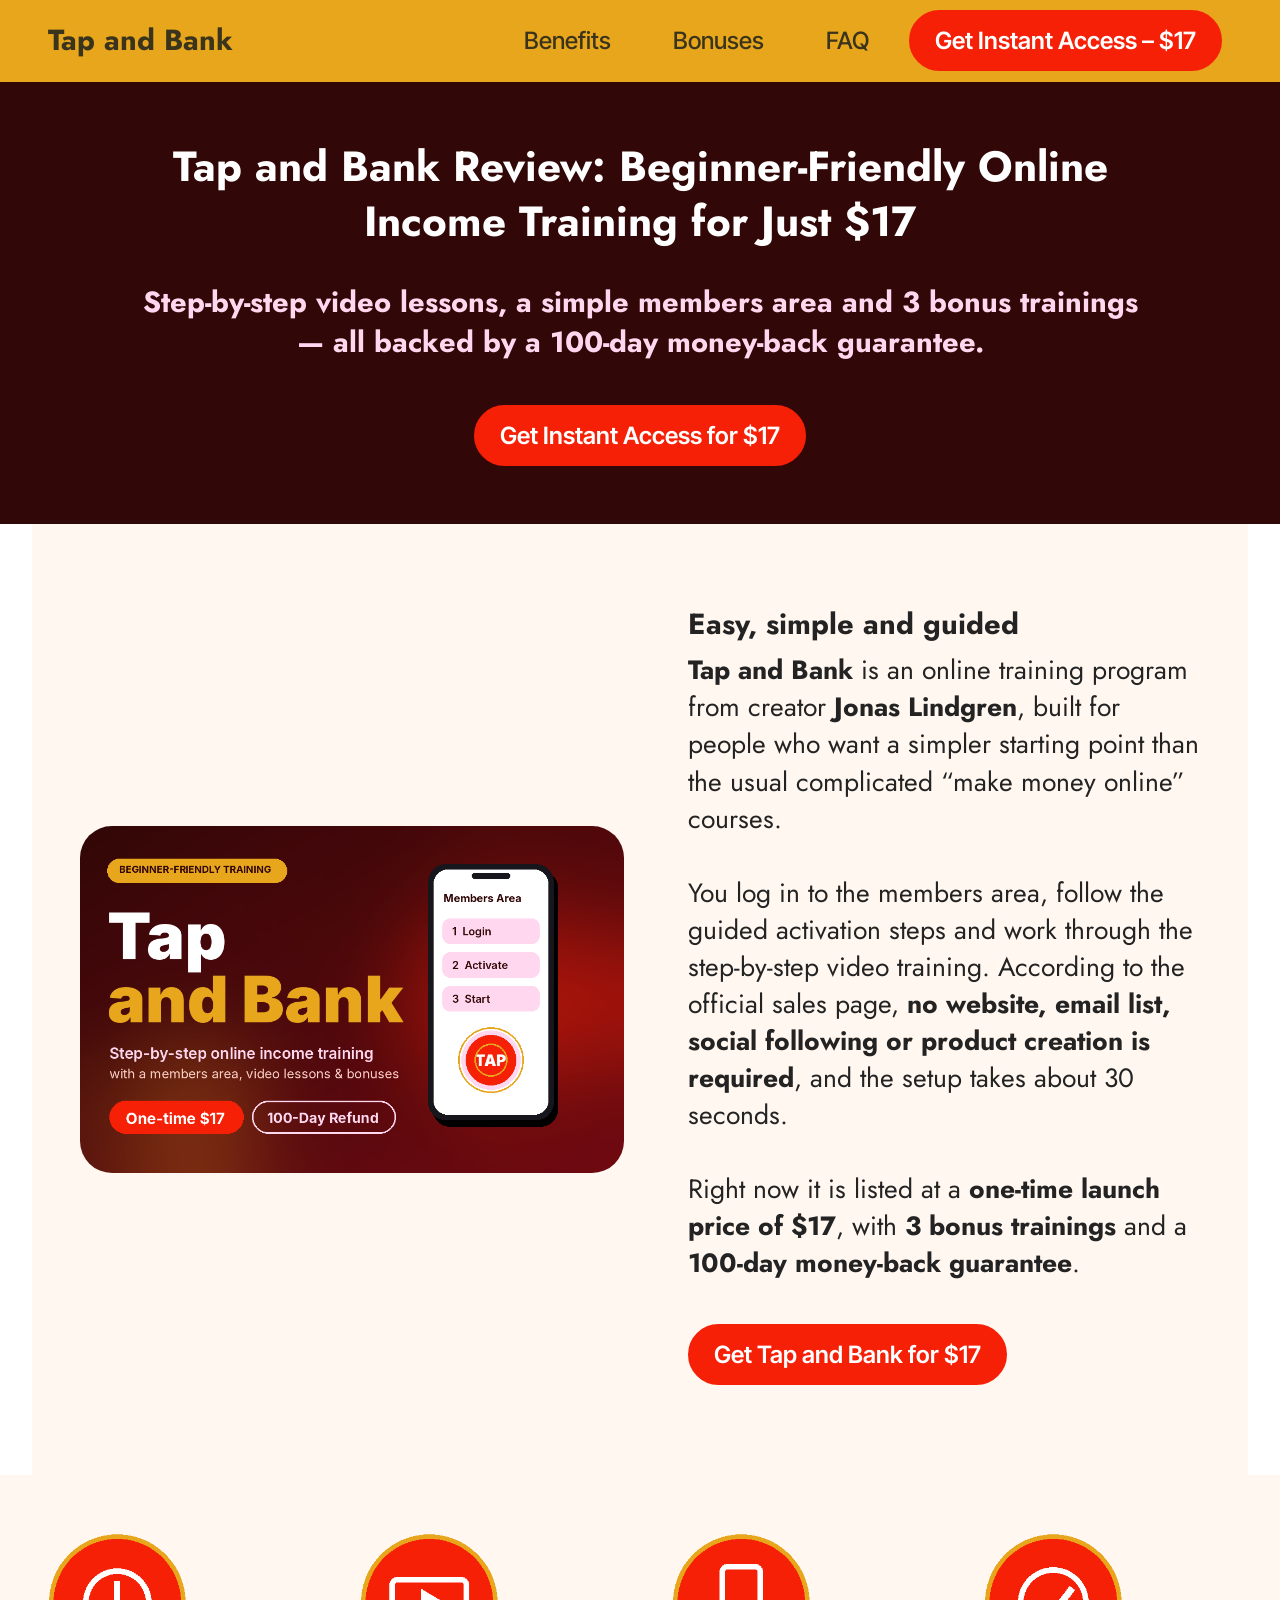
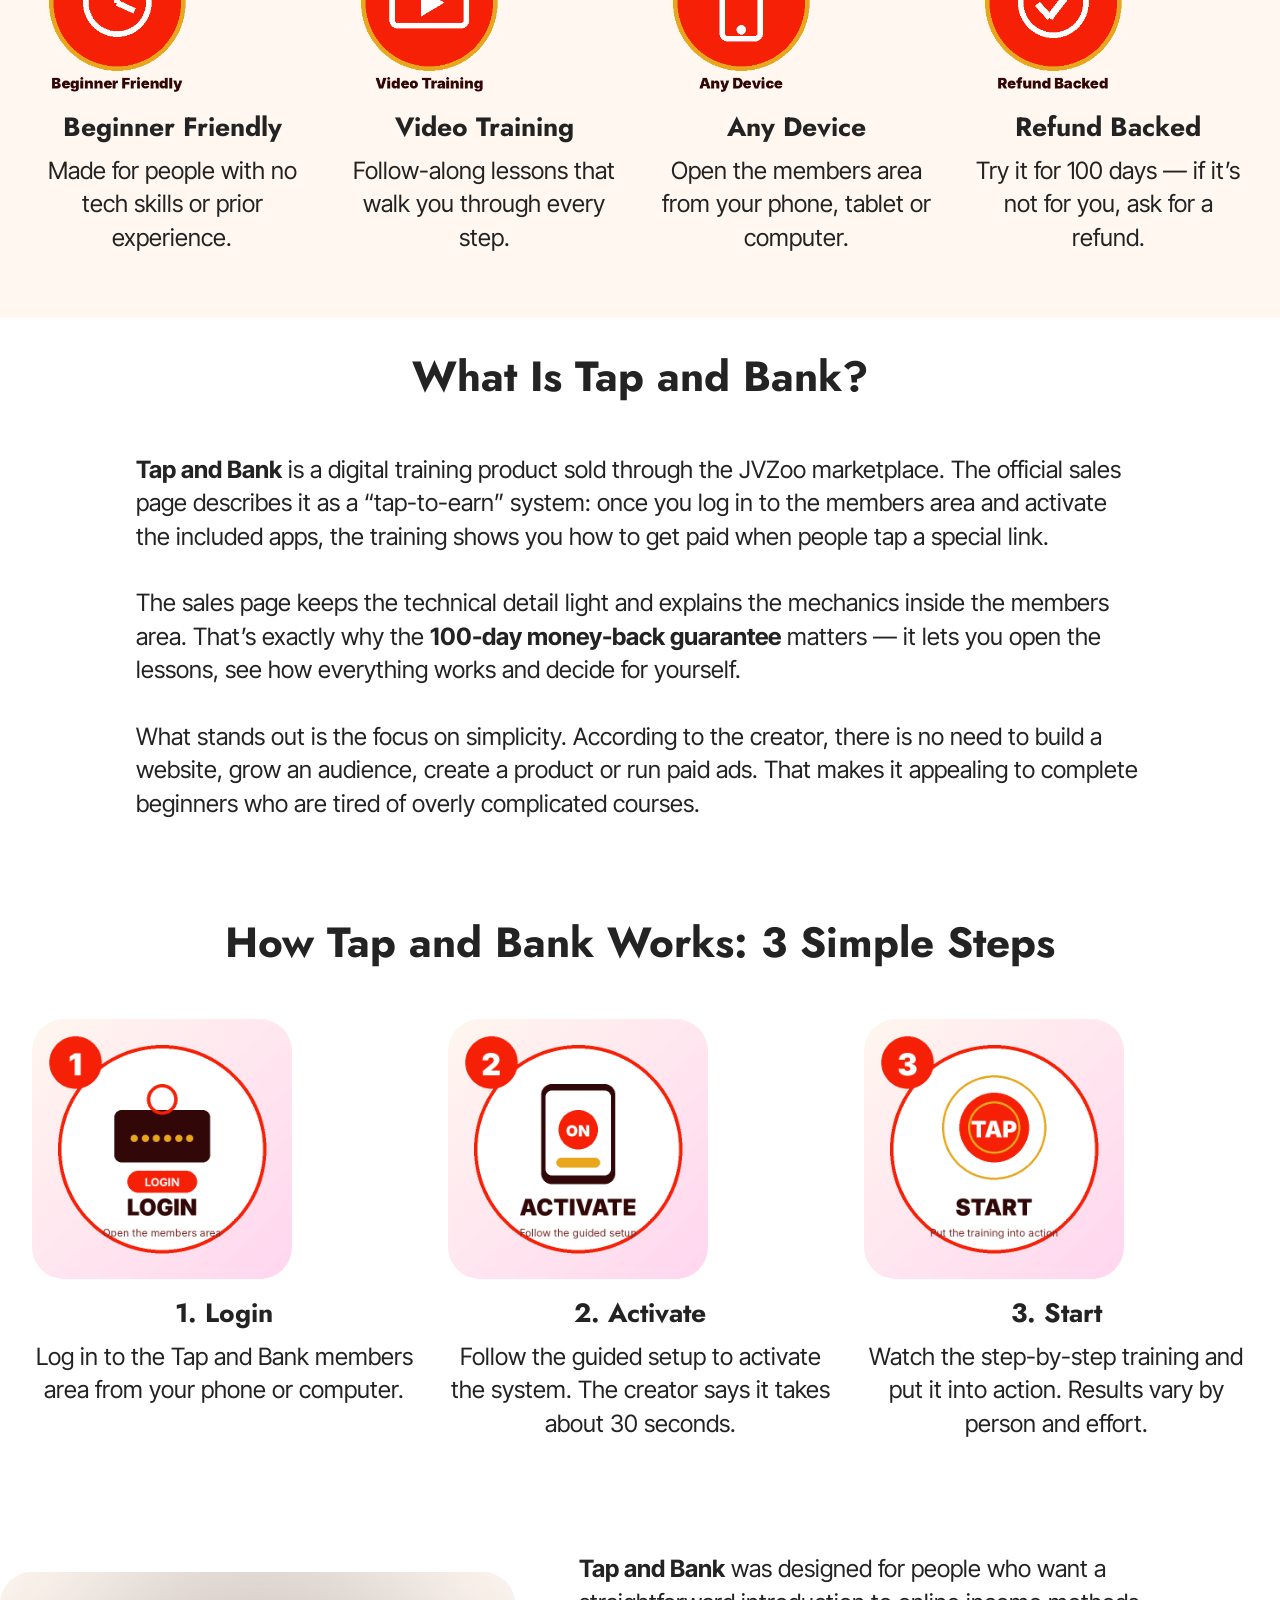
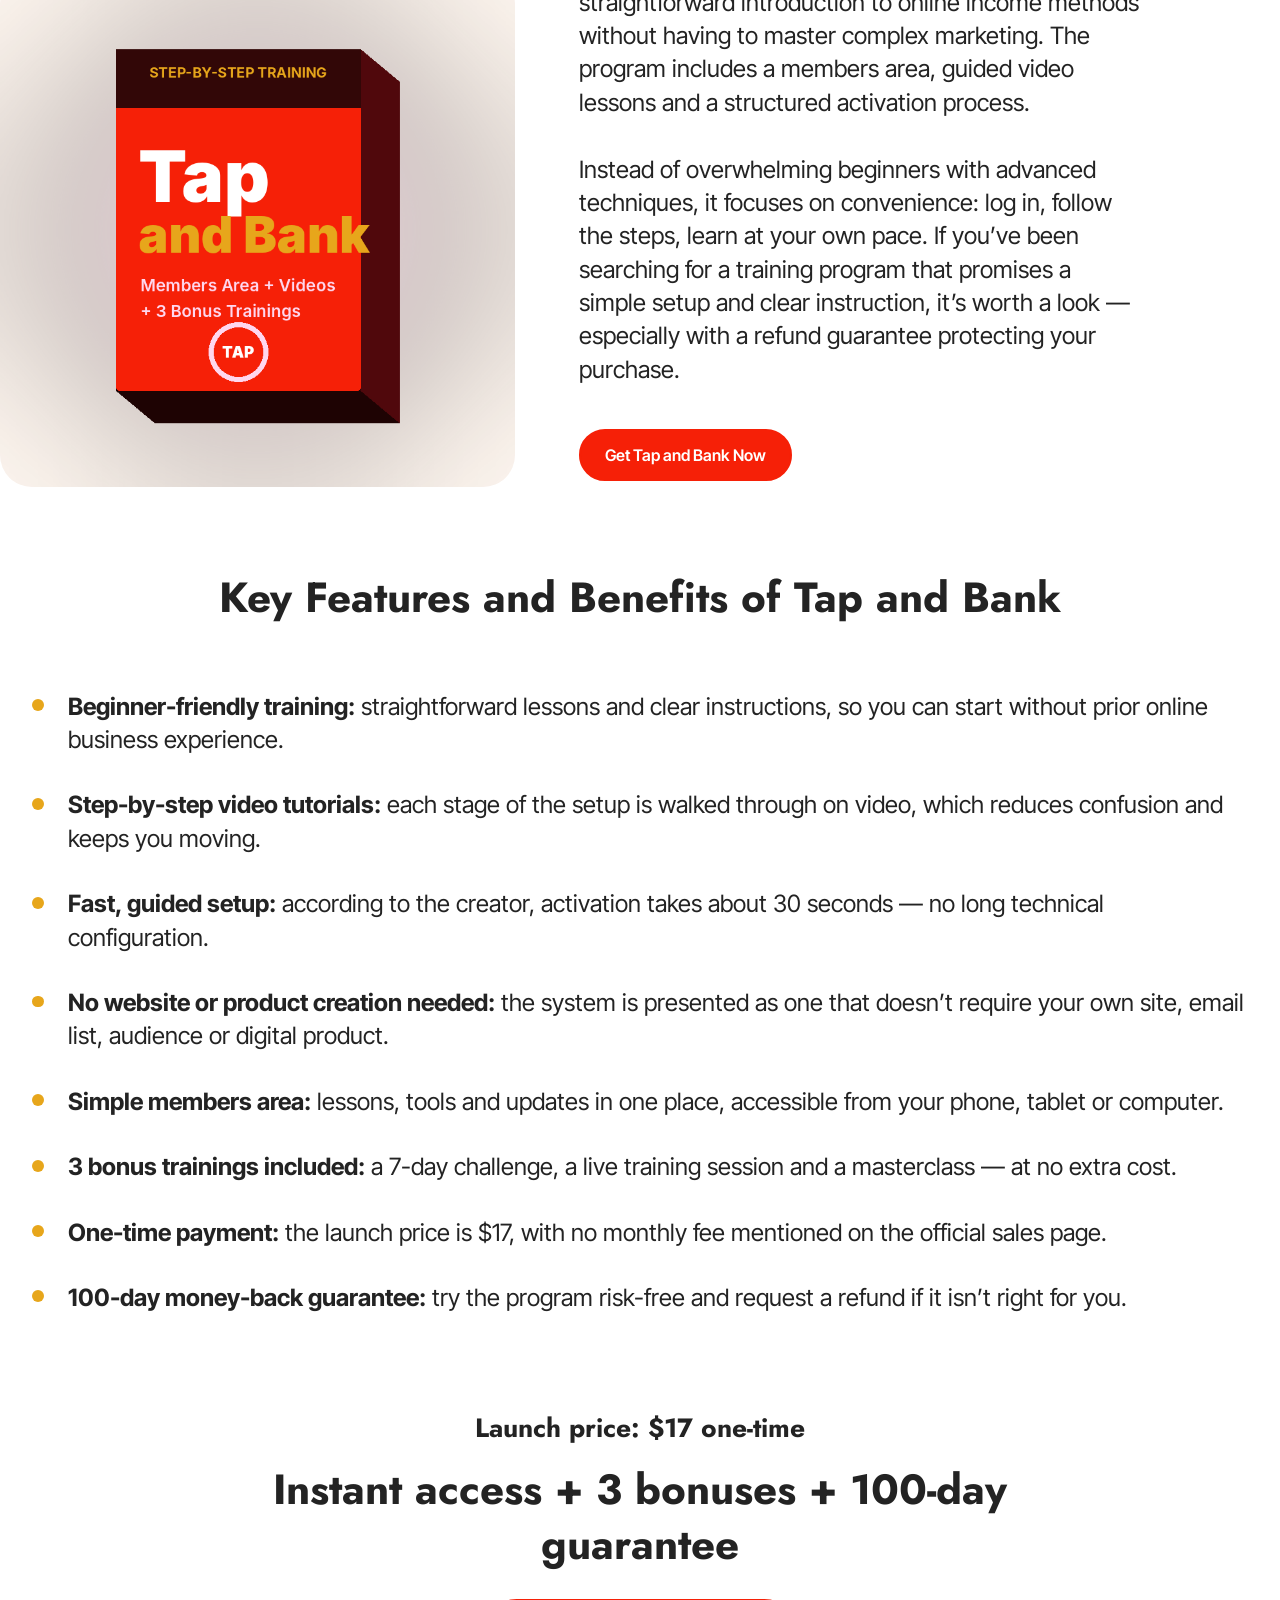
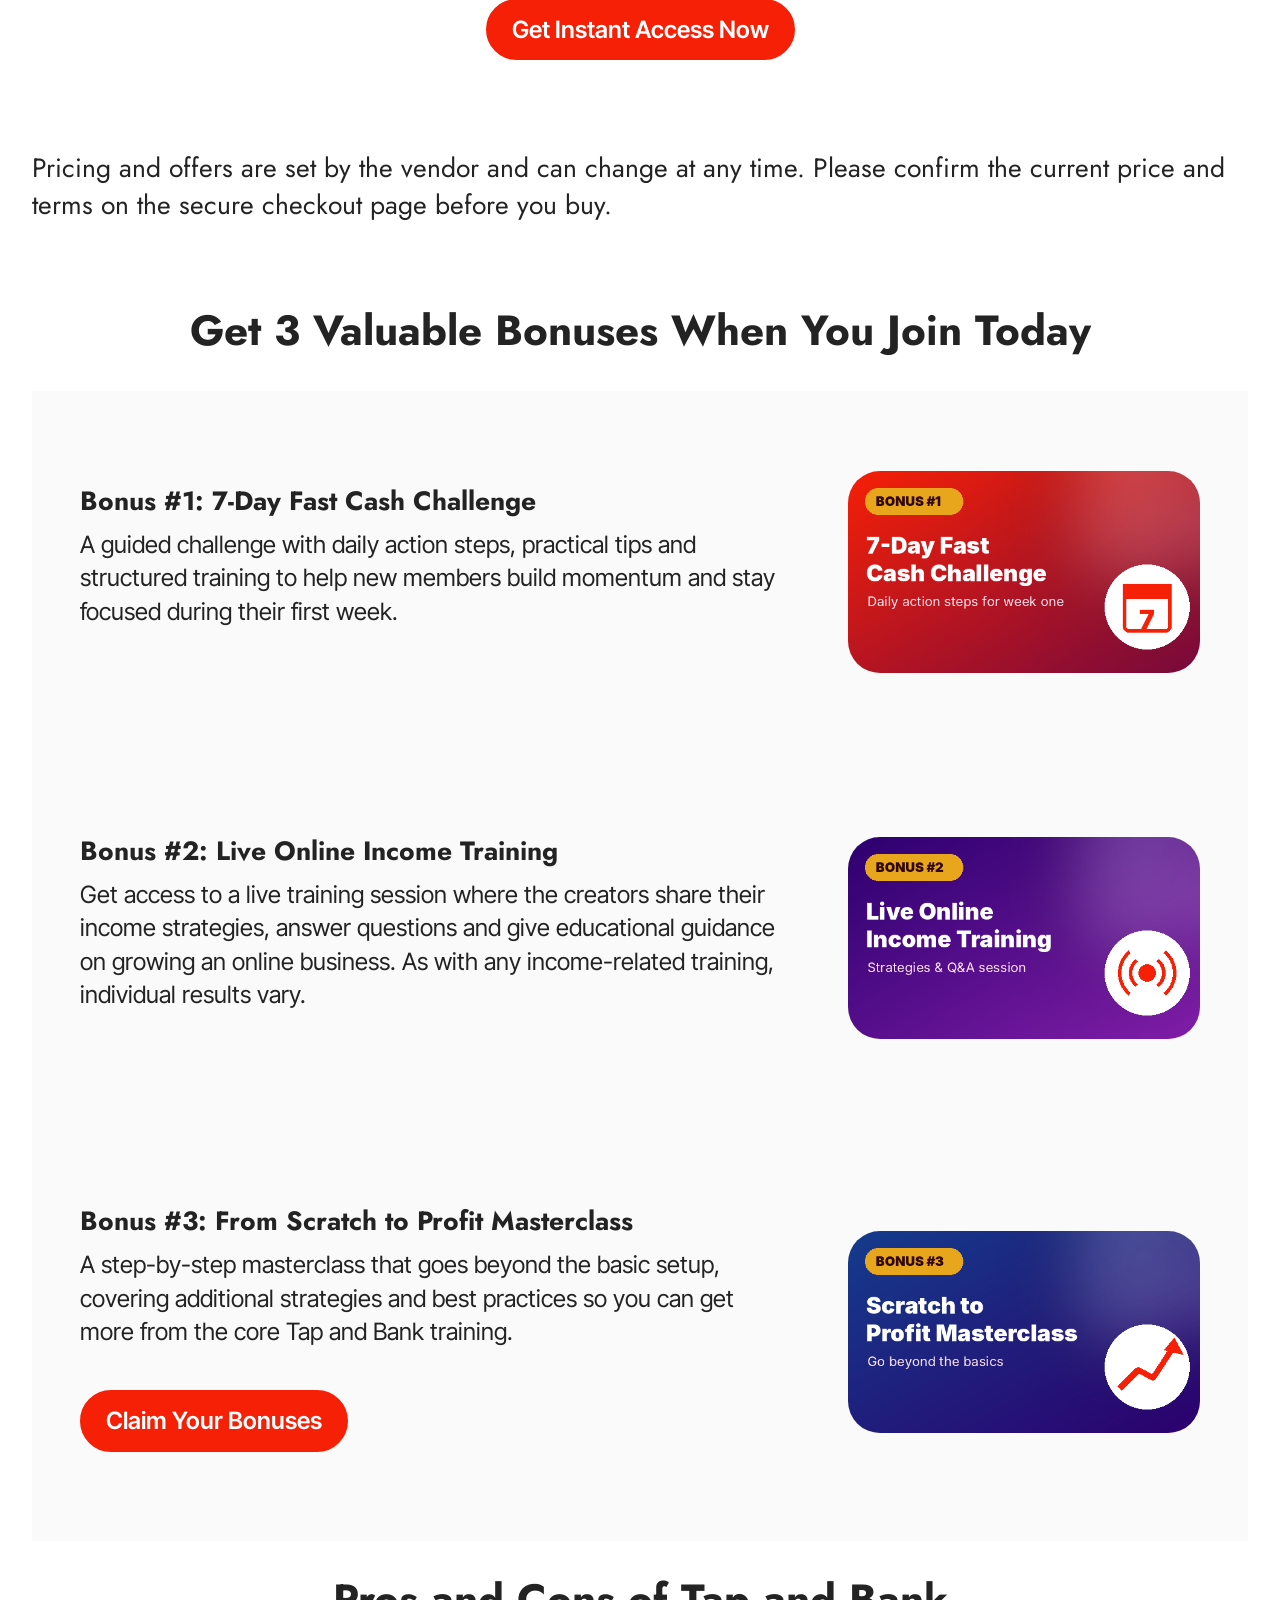
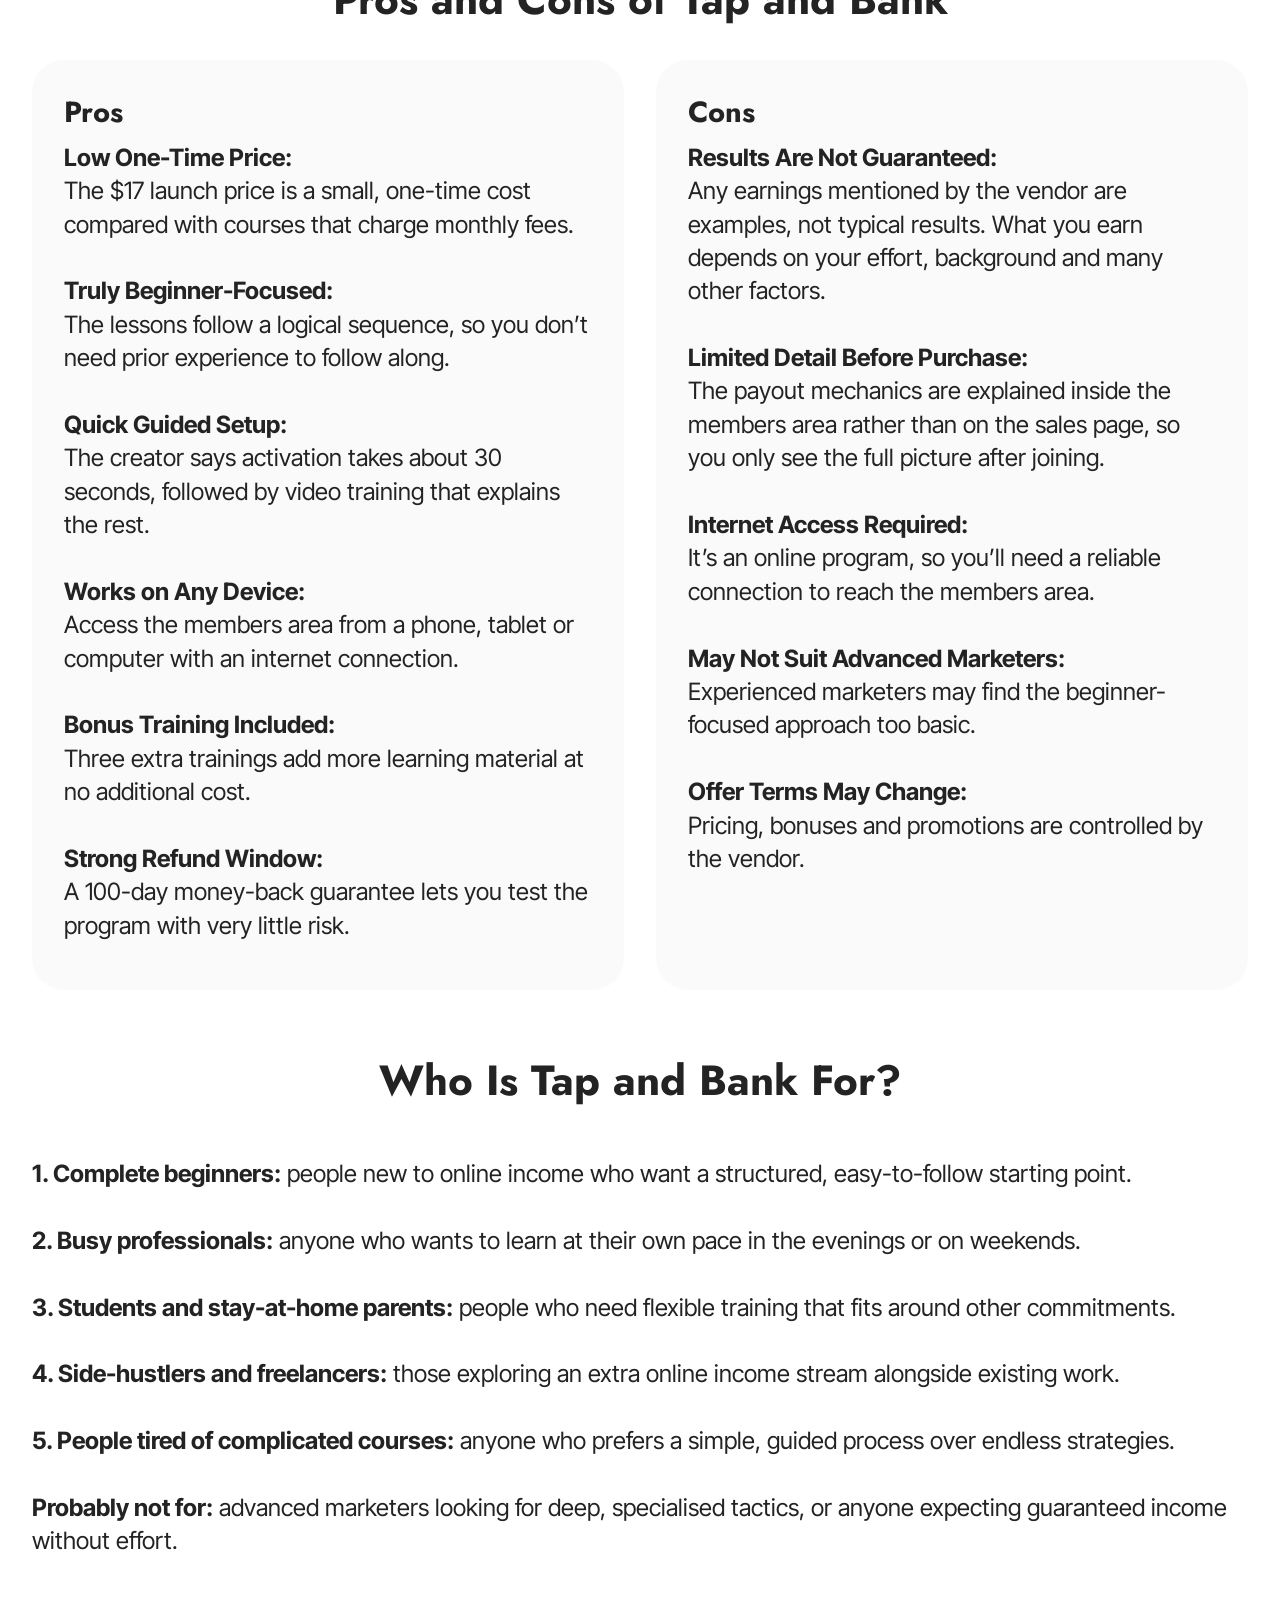
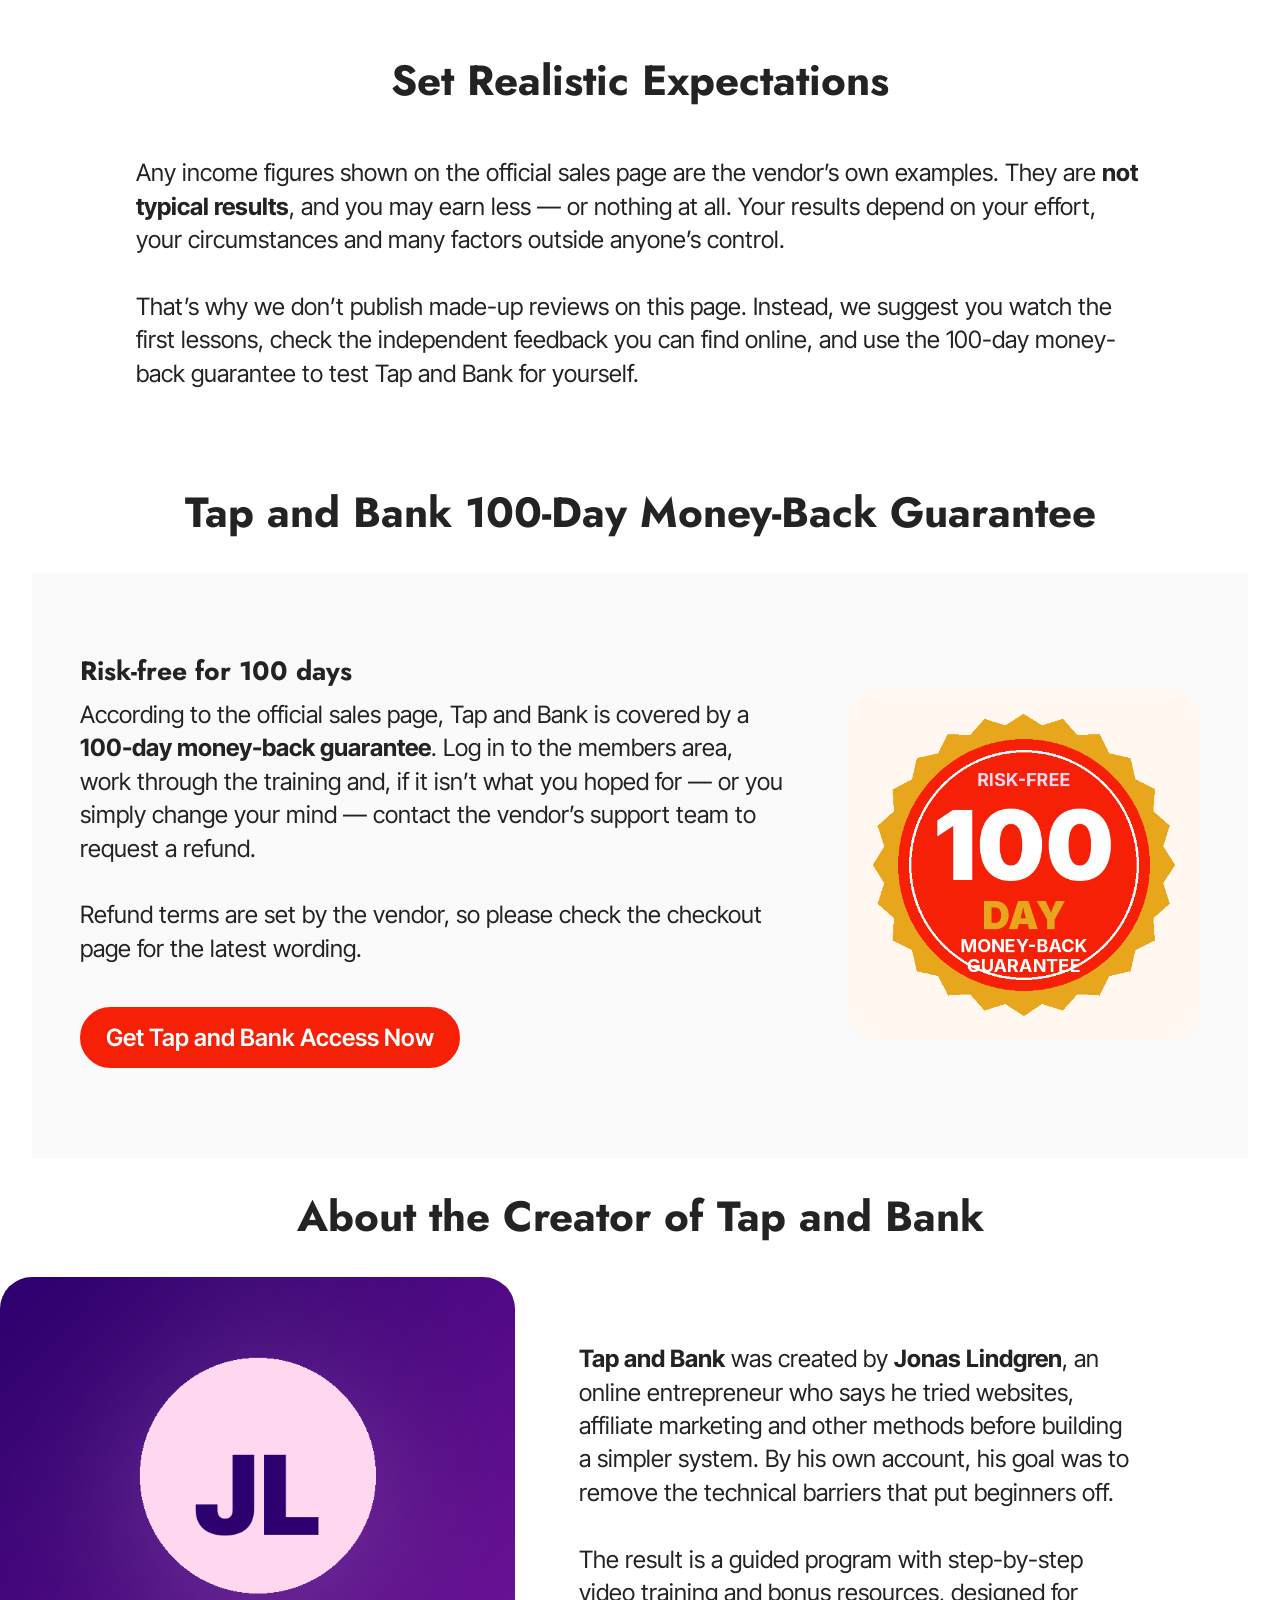
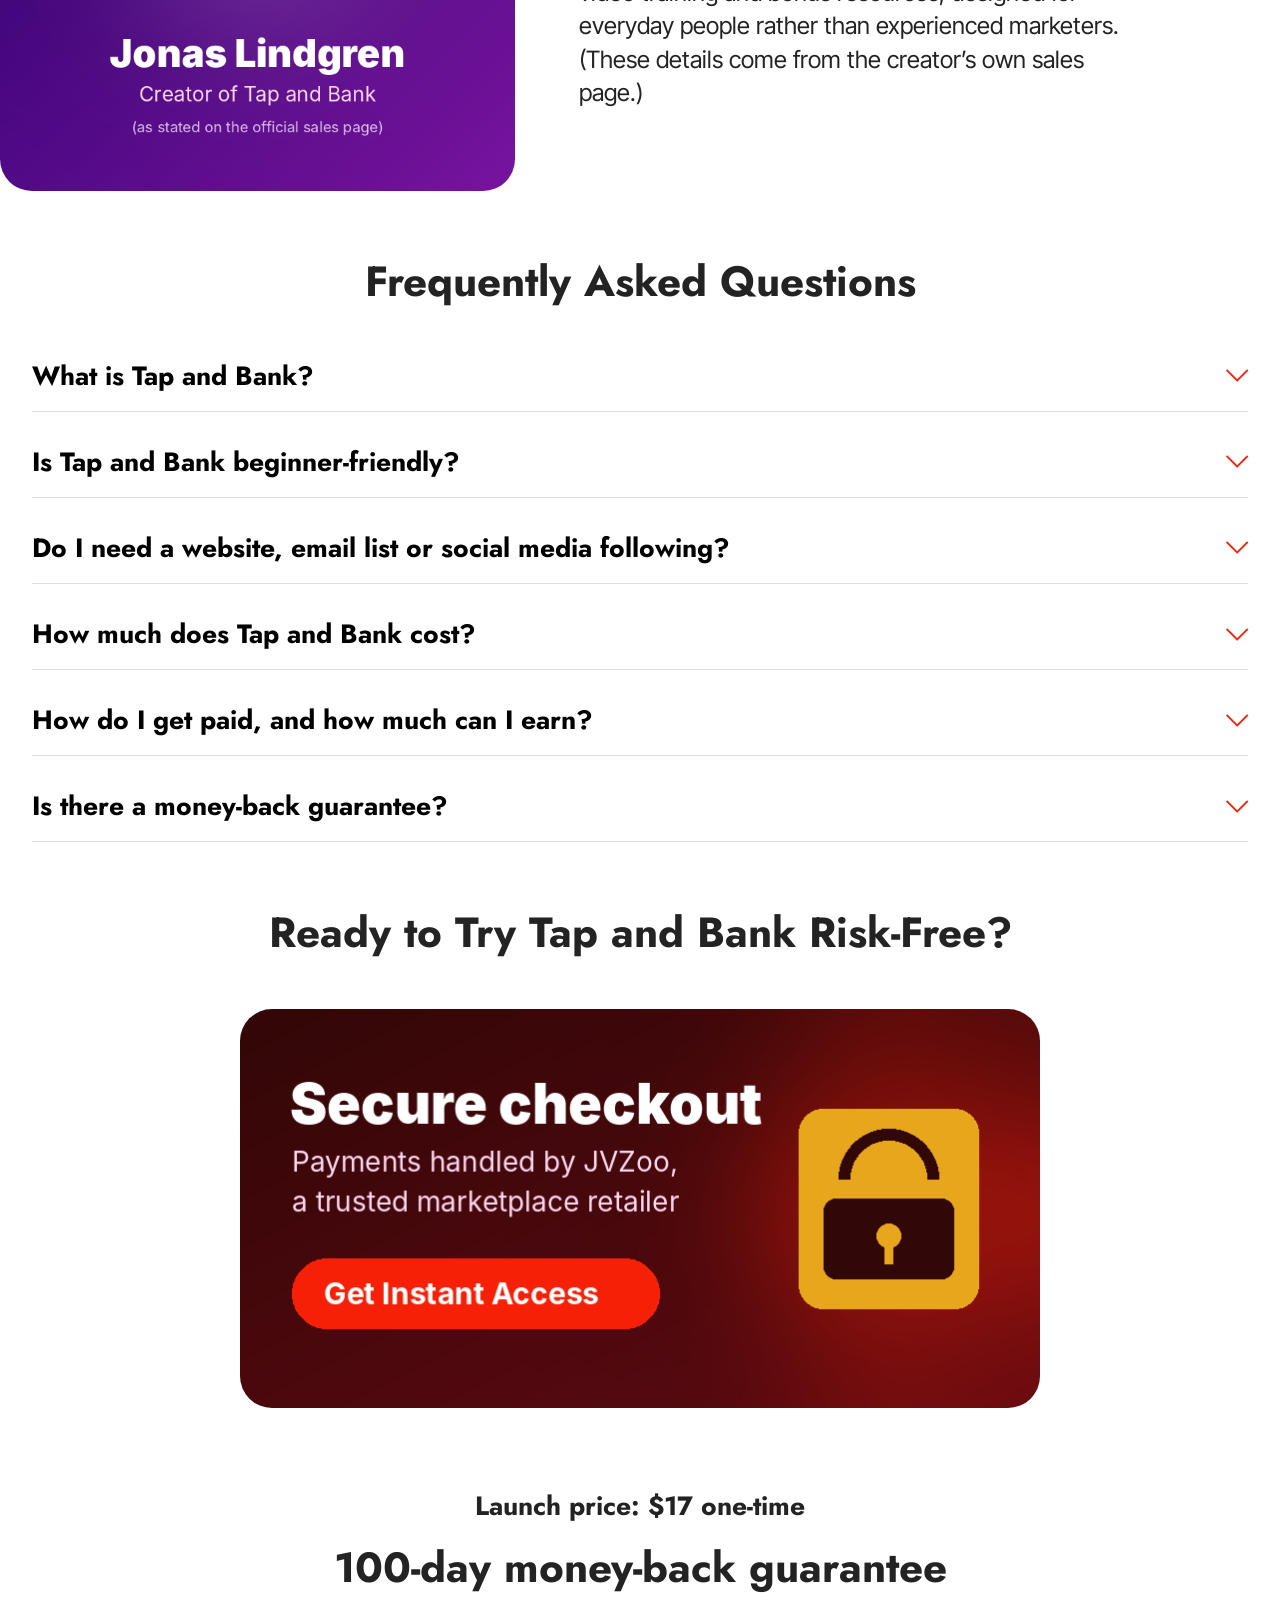
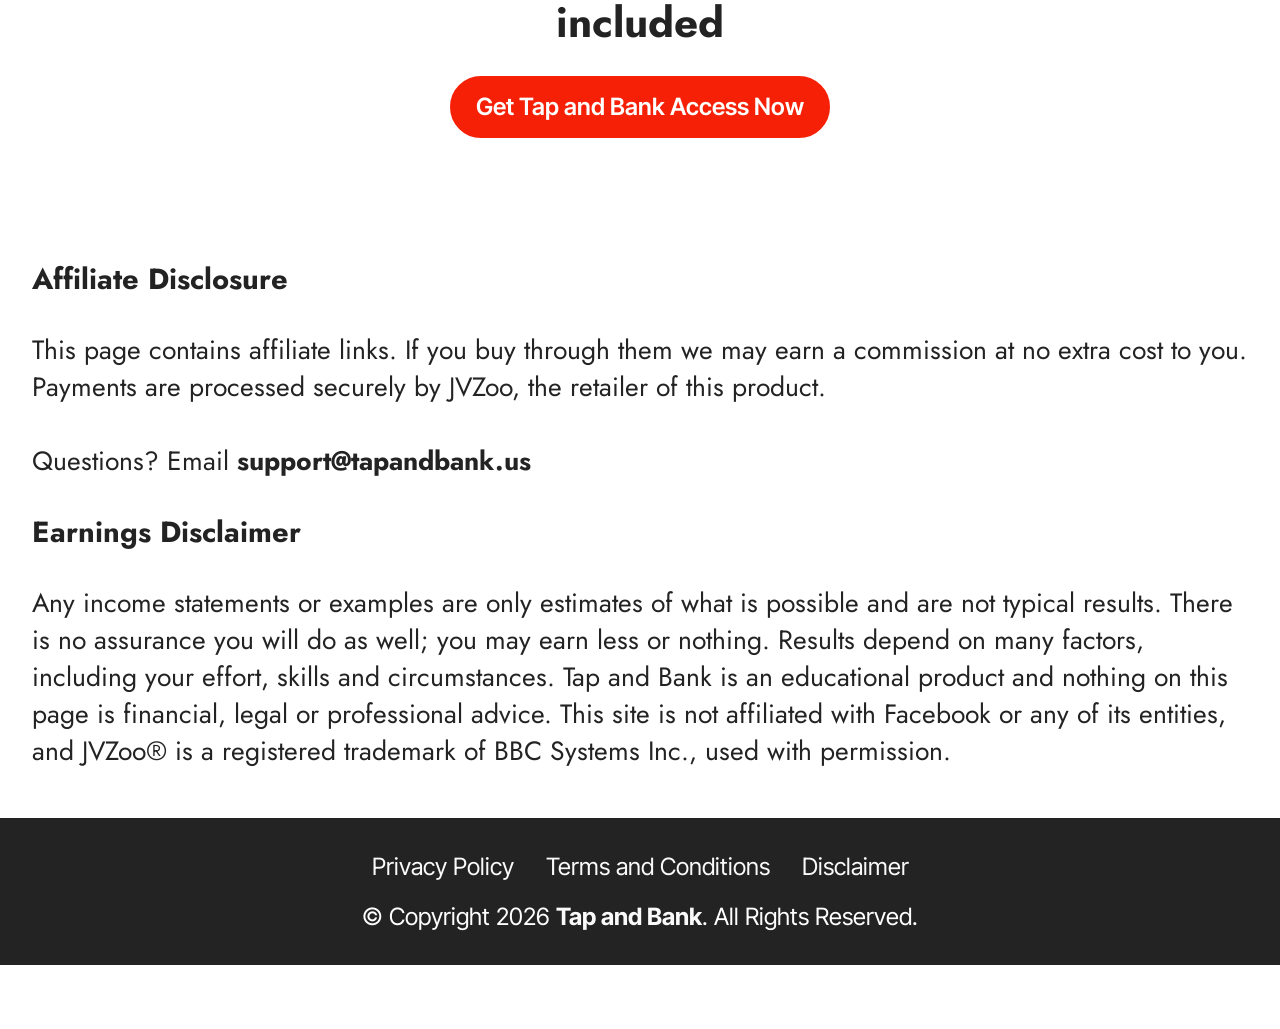
<file: index.html>
<!DOCTYPE html>
<html  >
<head>
  <!-- Site made with Mobirise Website Builder v6.0.6, https://mobirise.com -->
  <meta charset="UTF-8">
  <meta http-equiv="X-UA-Compatible" content="IE=edge">
  <meta name="generator" content="Mobirise v6.0.6, mobirise.com">
  <meta name="twitter:card" content="summary_large_image"/>
  <meta name="twitter:image:src" content="assets/images/index-meta.png">
  <meta property="og:image" content="assets/images/index-meta.png">
  <meta name="twitter:title" content="Tap and Bank - Official Website | USA | ($17)">
  <meta name="viewport" content="width=device-width, initial-scale=1, minimum-scale=1">
  <link rel="shortcut icon" href="assets/images/tap-and-bank-favicon-128x128.png" type="image/x-icon">
  <meta name="description" content="Read our Tap and Bank review: a beginner-friendly online training with step-by-step videos, 3 bonuses and a 100-day money-back guarantee.">
  <meta name="keywords" content="tap and bank, what is tap and bank, tap and bank reviews, where to buy tap and bank, tap and bank official website, tap and bank is a beginner friendly income system"/>
  <link rel="canonical" href="https://tapandbank.vercel.app/" />
  <meta http-equiv='content-language' content='en-US'>
  <meta name="google-site-verification" content="PvdhYiBdgkTFmlWRGCIQraq5u_8P3V1mjmFtXmeQQKM" />
  
  <title>Tap and Bank - Official Website | USA | ($17)</title>
  <link rel="stylesheet" href="assets/web/assets/mobirise-icons2/mobirise2.css">
  <link rel="stylesheet" href="assets/web/assets/mobirise-icons/mobirise-icons.css">
  <link rel="stylesheet" href="assets/bootstrap/css/bootstrap.min.css">
  <link rel="stylesheet" href="assets/bootstrap/css/bootstrap-grid.min.css">
  <link rel="stylesheet" href="assets/bootstrap/css/bootstrap-reboot.min.css">
  <link rel="stylesheet" href="assets/animatecss/animate.css">
  <link rel="stylesheet" href="assets/dropdown/css/style.css">
  <link rel="stylesheet" href="assets/socicon/css/styles.css">
  <link rel="stylesheet" href="assets/theme/css/style.css">
  <link rel="preload" href="https://fonts.googleapis.com/css?family=Jost:100,200,300,400,500,600,700,800,900,100i,200i,300i,400i,500i,600i,700i,800i,900i&display=swap" as="style" onload="this.onload=null;this.rel='stylesheet'">
  <noscript><link rel="stylesheet" href="https://fonts.googleapis.com/css?family=Jost:100,200,300,400,500,600,700,800,900,100i,200i,300i,400i,500i,600i,700i,800i,900i&display=swap"></noscript>
  <link rel="preload" href="https://fonts.googleapis.com/css?family=Inter+Tight:100,200,300,400,500,600,700,800,900,100i,200i,300i,400i,500i,600i,700i,800i,900i&display=swap" as="style" onload="this.onload=null;this.rel='stylesheet'">
  <noscript><link rel="stylesheet" href="https://fonts.googleapis.com/css?family=Inter+Tight:100,200,300,400,500,600,700,800,900,100i,200i,300i,400i,500i,600i,700i,800i,900i&display=swap"></noscript>
  <link rel="preload" as="style" href="assets/mobirise/css/mbr-additional.css?v=IsAzrT"><link rel="stylesheet" href="assets/mobirise/css/mbr-additional.css?v=IsAzrT" type="text/css">

  
  
  
</head>
<body>
  
  <section data-bs-version="5.1" class="menu menu2 cid-tLclnOs7BI" once="menu" id="menu2-2">
    
    <nav class="navbar navbar-dropdown navbar-fixed-top navbar-expand-lg">
        <div class="container-fluid">
            <div class="navbar-brand">
                
                <span class="navbar-caption-wrap"><a class="navbar-caption text-success text-primary display-5" href="https://jvz7.com/c/3351769/422115/">Tap and Bank </a></span>
            </div>
            <button class="navbar-toggler" type="button" data-toggle="collapse" data-bs-toggle="collapse" data-target="#navbarSupportedContent" data-bs-target="#navbarSupportedContent" aria-controls="navbarNavAltMarkup" aria-expanded="false" aria-label="Toggle navigation">
                <div class="hamburger">
                    <span></span>
                    <span></span>
                    <span></span>
                    <span></span>
                </div>
            </button>
            <div class="collapse navbar-collapse" id="navbarSupportedContent">
                <ul class="navbar-nav nav-dropdown" data-app-modern-menu="true"><li class="nav-item"><a class="nav-link link text-success text-primary display-4" href="index.html#benefits">Benefits</a></li><li class="nav-item"><a class="nav-link link text-success text-primary display-4" href="index.html#bonuses">Bonuses</a></li><li class="nav-item"><a class="nav-link link text-success text-primary display-4" href="index.html#faq">FAQ</a></li></ul>
                
                <div class="navbar-buttons mbr-section-btn"><a class="btn btn-primary display-4" href="https://jvz9.com/c/3457659/422115/">Get Instant Access – $17</a></div>
            </div>
        </div>
    </nav>
</section>

<section data-bs-version="5.1" class="content4 cid-tC3J27XDCG" id="hero">
    

    
    
    <div class="container-fluid">
        <div class="row justify-content-center">
            <div class="title col-md-12 col-lg-10">
                <h1 class="mbr-section-title mbr-fonts-style align-center mb-4 display-2"><strong>Tap and Bank Review: Beginner-Friendly Online Income Training for Just $17</strong></h1>
                <h4 class="mbr-section-subtitle align-center mbr-fonts-style mb-4 display-5"><strong>Step-by-step video lessons, a simple members area and 3 bonus trainings — all backed by a 100-day money-back guarantee.</strong></h4>
                <div class="mbr-section-btn align-center"><a class="btn btn-primary display-4" href="https://jvz9.com/c/3457659/422115/">Get Instant Access for $17</a></div>
            </div>
        </div>
    </div>
</section>

<section data-bs-version="5.1" class="features17 cid-t2LmlZGEON" id="intro">
    

    
    
    <div class="container-fluid">
        <div class="content-wrapper">
            <div class="row align-items-center">
                <div class="col-12 col-lg-6">
                    <div class="image-wrapper">
                        <img src="assets/images/tap-and-bank-hero-1000x638.png" alt="Tap and Bank members area training">
                    </div>
                </div>
                <div class="col-12 col-lg">
                    <div class="text-wrapper">
                        <h6 class="card-title mbr-fonts-style display-5"><strong>Easy, simple and guided</strong></h6>
                        <p class="mbr-text mbr-fonts-style mb-4 display-7"><strong>Tap and Bank</strong> is an online training program from creator <strong>Jonas Lindgren</strong>, built for people who want a simpler starting point than the usual complicated “make money online” courses.<br><br>You log in to the members area, follow the guided activation steps and work through the step-by-step video training. According to the official sales page, <strong>no website, email list, social following or product creation is required</strong>, and the setup takes about 30 seconds.<br><br>Right now it is listed at a <strong>one-time launch price of $17</strong>, with <strong>3 bonus trainings</strong> and a <strong>100-day money-back guarantee</strong>.</p>
                        <div class="mbr-section-btn mt-3"><a class="btn btn-primary display-4" href="https://jvz9.com/c/3457659/422115/">Get Tap and Bank for $17</a></div>
                    </div>
                </div>
            </div>
        </div>
    </div>
</section>

<section data-bs-version="5.1" class="content5 tb-grid cid-tYlgCtjfIZ" id="trust-strip">
    
    <div class="container-fluid">
        <div class="row justify-content-center">
            <div class="col-6 col-lg-3 item">
                <img src="assets/images/icon-beginner-300x300.png" alt="Beginner friendly">
                <h5 class="item-title mbr-fonts-style display-7"><strong>Beginner Friendly</strong></h5>
                <p class="mbr-text mbr-fonts-style display-4">Made for people with no tech skills or prior experience.</p>
            </div>
            <div class="col-6 col-lg-3 item">
                <img src="assets/images/icon-video-300x300.png" alt="Video training">
                <h5 class="item-title mbr-fonts-style display-7"><strong>Video Training</strong></h5>
                <p class="mbr-text mbr-fonts-style display-4">Follow-along lessons that walk you through every step.</p>
            </div>
            <div class="col-6 col-lg-3 item">
                <img src="assets/images/icon-mobile-300x300.png" alt="Works on any device">
                <h5 class="item-title mbr-fonts-style display-7"><strong>Any Device</strong></h5>
                <p class="mbr-text mbr-fonts-style display-4">Open the members area from your phone, tablet or computer.</p>
            </div>
            <div class="col-6 col-lg-3 item">
                <img src="assets/images/icon-refund-300x300.png" alt="Refund backed">
                <h5 class="item-title mbr-fonts-style display-7"><strong>Refund Backed</strong></h5>
                <p class="mbr-text mbr-fonts-style display-4">Try it for 100 days — if it’s not for you, ask for a refund.</p>
            </div>
        </div>
    </div>
</section>

<section data-bs-version="5.1" class="content4 cid-t4SOcMz9CP" id="what-is">
    

    
    
    <div class="container-fluid">
        <div class="row justify-content-center">
            <div class="title col-md-12 col-lg-10">
                <h3 class="mbr-section-title mbr-fonts-style align-center mb-4 display-2"><strong>What Is Tap and Bank?</strong></h3>
                
                
            </div>
        </div>
    </div>
</section>

<section data-bs-version="5.1" class="content4 cid-tVNPkNa1He" id="what-is-text">
    

    
    
    <div class="container-fluid">
        <div class="row justify-content-center">
            <div class="title col-md-12 col-lg-10">
                
                <h4 class="mbr-section-subtitle align-center mbr-fonts-style mb-4 display-4"><div><strong>Tap and Bank</strong> is a digital training product sold through the JVZoo marketplace. The official sales page describes it as a “tap-to-earn” system: once you log in to the members area and activate the included apps, the training shows you how to get paid when people tap a special link.</div><br><div>The sales page keeps the technical detail light and explains the mechanics inside the members area. That’s exactly why the <strong>100-day money-back guarantee</strong> matters — it lets you open the lessons, see how everything works and decide for yourself.</div><br><div>What stands out is the focus on simplicity. According to the creator, there is no need to build a website, grow an audience, create a product or run paid ads. That makes it appealing to complete beginners who are tired of overly complicated courses.</div></h4>
                
            </div>
        </div>
    </div>
</section>

<section data-bs-version="5.1" class="content4 cid-tdcm4pMbXD" id="how-it-works">
    

    
    
    <div class="container-fluid">
        <div class="row justify-content-center">
            <div class="title col-md-12 col-lg-10">
                <h3 class="mbr-section-title mbr-fonts-style align-center mb-4 display-2"><strong>How Tap and Bank Works: 3 Simple Steps</strong></h3>
                
                
            </div>
        </div>
    </div>
</section>

<section data-bs-version="5.1" class="content5 tb-grid cid-tuCL1mHoOs" id="steps">
    
    <div class="container-fluid">
        <div class="row justify-content-center">
            <div class="col-12 col-md-4 item">
                <img src="assets/images/step-1-600x600.png" alt="Step 1 login">
                <h5 class="item-title mbr-fonts-style display-7"><strong>1. Login</strong></h5>
                <p class="mbr-text mbr-fonts-style display-4">Log in to the Tap and Bank members area from your phone or computer.</p>
            </div>
            <div class="col-12 col-md-4 item">
                <img src="assets/images/step-2-600x600.png" alt="Step 2 activate">
                <h5 class="item-title mbr-fonts-style display-7"><strong>2. Activate</strong></h5>
                <p class="mbr-text mbr-fonts-style display-4">Follow the guided setup to activate the system. The creator says it takes about 30 seconds.</p>
            </div>
            <div class="col-12 col-md-4 item">
                <img src="assets/images/step-3-600x600.png" alt="Step 3 start">
                <h5 class="item-title mbr-fonts-style display-7"><strong>3. Start</strong></h5>
                <p class="mbr-text mbr-fonts-style display-4">Watch the step-by-step training and put it into action. Results vary by person and effort.</p>
            </div>
        </div>
    </div>
</section>

<section data-bs-version="5.1" class="image1 cid-tFaQfDPrAJ" id="package">
    

    
    

    <div>
        <div class="row align-items-center">
            <div class="col-12 col-lg-5">
                <div class="image-wrapper">
                    <img src="assets/images/tap-and-bank-box-800x800.png" alt="Tap and Bank training package">
                    
                </div>
            </div>
            <div class="col-12 col-lg-6">
                <div class="text-wrapper">
                    
                    <p class="mbr-text mbr-fonts-style display-4"><strong>Tap and Bank</strong> was designed for people who want a straightforward introduction to online income methods without having to master complex marketing. The program includes a members area, guided video lessons and a structured activation process.<br><br>Instead of overwhelming beginners with advanced techniques, it focuses on convenience: log in, follow the steps, learn at your own pace. If you’ve been searching for a training program that promises a simple setup and clear instruction, it’s worth a look — especially with a refund guarantee protecting your purchase.<br><br><span class="mbr-section-btn"><a class="btn btn-primary" href="https://jvz9.com/c/3457659/422115/">Get Tap and Bank Now</a></span></p>
                </div>
            </div>
        </div>
    </div>
</section>

<section data-bs-version="5.1" class="content4 cid-t71fTquWoG" id="benefits">
    

    
    
    <div class="container-fluid">
        <div class="row justify-content-center">
            <div class="title col-md-12 col-lg-12">
                <h3 class="mbr-section-title mbr-fonts-style align-center mb-4 display-2"><strong>Key Features and Benefits of Tap and Bank</strong></h3>
                
                
            </div>
        </div>
    </div>
</section>

<section data-bs-version="5.1" class="article18 cid-tsbeKXgzg2" id="benefits-list">
  
  <div class="container-fluid">
    <div class="row justify-content-center">
      <div class="counter-container col-md-12 col-lg-12">
        
        <div class="mbr-text mbr-fonts-style display-4">
          <ul><li><strong>Beginner-friendly training:</strong> straightforward lessons and clear instructions, so you can start without prior online business experience.</li><li><strong>Step-by-step video tutorials:</strong> each stage of the setup is walked through on video, which reduces confusion and keeps you moving.</li><li><strong>Fast, guided setup:</strong> according to the creator, activation takes about 30 seconds — no long technical configuration.</li><li><strong>No website or product creation needed:</strong> the system is presented as one that doesn’t require your own site, email list, audience or digital product.</li><li><strong>Simple members area:</strong> lessons, tools and updates in one place, accessible from your phone, tablet or computer.</li><li><strong>3 bonus trainings included:</strong> a 7-day challenge, a live training session and a masterclass — at no extra cost.</li><li><strong>One-time payment:</strong> the launch price is $17, with no monthly fee mentioned on the official sales page.</li><li><strong>100-day money-back guarantee:</strong> try the program risk-free and request a refund if it isn’t right for you.</li></ul>
        </div>
      </div>
    </div>
  </div>
</section>

<section data-bs-version="5.1" class="header12 cid-tsye9b2Ran" id="price-1">

    

    
    
    <div class="container-fluid">
        <div class="row justify-content-center">
            <div class="card col-12 col-md-12 col-lg-9">
                <div class="card-wrapper">
                    <div class="card-box align-center">
                        <h3 class="card-title mbr-fonts-style mb-3 display-7"><strong>Launch price: $17 one-time</strong></h3>
                        <p class="mbr-text mbr-fonts-style display-2"><strong>Instant access + 3 bonuses + 100-day guarantee</strong></p>
                        <div class="mbr-section-btn mt-3"><a class="btn btn-primary display-4" href="https://jvz9.com/c/3457659/422115/">Get Instant Access Now</a></div>
                    </div>
                </div>
            </div>
        </div>
    </div>
</section>

<section data-bs-version="5.1" class="content5 cid-tn76dEyTzA" id="price-note">
    
    <div class="container-fluid">
        <div class="row justify-content-center">
            <div class="col-md-12 col-lg-12">
                
                
                <p class="mbr-text mbr-fonts-style display-7">Pricing and offers are set by the vendor and can change at any time. Please confirm the current price and terms on the secure checkout page before you buy.</p>
            </div>
        </div>
    </div>
</section>

<section data-bs-version="5.1" class="content4 cid-teKOmXRrvf" id="bonuses">
    

    
    
    <div class="container-fluid">
        <div class="row justify-content-center">
            <div class="title col-md-12 col-lg-10">
                <h3 class="mbr-section-title mbr-fonts-style align-center mb-4 display-2"><strong>Get 3 Valuable Bonuses When You Join Today</strong></h3>
                
                
            </div>
        </div>
    </div>
</section>

<section data-bs-version="5.1" class="features16 cid-ttva9AW7hi" id="bonus-1">

    

    
    
    <div class="container-fluid">
        <div class="content-wrapper">
            <div class="row align-items-center">
                <div class="col-12 col-lg">
                    <div class="text-wrapper">
                        <h6 class="card-title mbr-fonts-style display-7"><strong>Bonus #1: 7-Day Fast Cash Challenge</strong></h6>
                        <p class="mbr-text mbr-fonts-style mb-4 display-4">A guided challenge with daily action steps, practical tips and structured training to help new members build momentum and stay focused during their first week.</p>
                        
                    </div>
                </div>
                <div class="col-12 col-lg-4">
                    <div class="image-wrapper">
                        <img src="assets/images/bonus-1-583x335.png" alt="Tap and Bank bonus 1 - 7-Day Fast Cash Challenge">
                    </div>
                </div>
            </div>
        </div>
    </div>
</section>

<section data-bs-version="5.1" class="features16 cid-tpTgadDZFl" id="bonus-2">

    

    
    
    <div class="container-fluid">
        <div class="content-wrapper">
            <div class="row align-items-center">
                <div class="col-12 col-lg">
                    <div class="text-wrapper">
                        <h6 class="card-title mbr-fonts-style display-7"><strong>Bonus #2: Live Online Income Training</strong></h6>
                        <p class="mbr-text mbr-fonts-style mb-4 display-4">Get access to a live training session where the creators share their income strategies, answer questions and give educational guidance on growing an online business. As with any income-related training, individual results vary.</p>
                        
                    </div>
                </div>
                <div class="col-12 col-lg-4">
                    <div class="image-wrapper">
                        <img src="assets/images/bonus-2-583x335.png" alt="Tap and Bank bonus 2 - Live Online Income Training">
                    </div>
                </div>
            </div>
        </div>
    </div>
</section>

<section data-bs-version="5.1" class="features16 cid-tRJmCGmUXi" id="bonus-3">

    

    
    
    <div class="container-fluid">
        <div class="content-wrapper">
            <div class="row align-items-center">
                <div class="col-12 col-lg">
                    <div class="text-wrapper">
                        <h6 class="card-title mbr-fonts-style display-7"><strong>Bonus #3: From Scratch to Profit Masterclass</strong></h6>
                        <p class="mbr-text mbr-fonts-style mb-4 display-4">A step-by-step masterclass that goes beyond the basic setup, covering additional strategies and best practices so you can get more from the core Tap and Bank training.</p>
                        <div class="mbr-section-btn mt-3"><a class="btn btn-primary display-4" href="https://jvz7.com/c/3351769/422115/">Claim Your Bonuses</a></div>
                    </div>
                </div>
                <div class="col-12 col-lg-4">
                    <div class="image-wrapper">
                        <img src="assets/images/bonus-3-583x335.png" alt="Tap and Bank bonus 3 - From Scratch to Profit Masterclass">
                    </div>
                </div>
            </div>
        </div>
    </div>
</section>

<section data-bs-version="5.1" class="content4 cid-tAPyhzAnar" id="pros-cons">
    

    
    
    <div class="container-fluid">
        <div class="row justify-content-center">
            <div class="title col-md-12 col-lg-10">
                <h3 class="mbr-section-title mbr-fonts-style align-center mb-4 display-2"><strong>Pros and Cons of Tap and Bank</strong></h3>
                
                
            </div>
        </div>
    </div>
</section>

<section data-bs-version="5.1" class="features8 cid-t3ZLt4bnlz" id="pros-cons-cards">
    <!---->
    

    
    
    <div class="container">
        <div class="row">
            <div class="title col-12">
                
                
            </div>
            <div class="card col-12 col-md-6">
                <div class="card-wrapper">
                    <div class="top-line">
                        <h6 class="card-title mbr-fonts-style display-5">
                            <strong>Pros</strong>
                        </h6>
                        <p class="mbr-text cost mbr-fonts-style display-5"></p>
                    </div>
                    <div class="bottom-line">
                        <p class="mbr-text mbr-fonts-style display-4"><strong>Low One-Time Price:<br></strong>The $17 launch price is a small, one-time cost compared with courses that charge monthly fees.<br><br><strong>Truly Beginner-Focused:<br></strong>The lessons follow a logical sequence, so you don’t need prior experience to follow along.<br><br><strong>Quick Guided Setup:<br></strong>The creator says activation takes about 30 seconds, followed by video training that explains the rest.<br><br><strong>Works on Any Device:<br></strong>Access the members area from a phone, tablet or computer with an internet connection.<br><br><strong>Bonus Training Included:<br></strong>Three extra trainings add more learning material at no additional cost.<br><br><strong>Strong Refund Window:<br></strong>A 100-day money-back guarantee lets you test the program with very little risk.<br></p>
                    </div>
                </div>
            </div>
            <div class="card col-12 col-md-6">
                <div class="card-wrapper">
                    <div class="top-line">
                        <h6 class="card-title mbr-fonts-style display-5">
                            <strong>Cons</strong>
                        </h6>
                        <p class="mbr-text cost mbr-fonts-style display-5"></p>
                    </div>
                    <div class="bottom-line">
                        <p class="mbr-text mbr-fonts-style display-4"><strong>Results Are Not Guaranteed:<br></strong>Any earnings mentioned by the vendor are examples, not typical results. What you earn depends on your effort, background and many other factors.<br><br><strong>Limited Detail Before Purchase:<br></strong>The payout mechanics are explained inside the members area rather than on the sales page, so you only see the full picture after joining.<br><br><strong>Internet Access Required:<br></strong>It’s an online program, so you’ll need a reliable connection to reach the members area.<br><br><strong>May Not Suit Advanced Marketers:<br></strong>Experienced marketers may find the beginner-focused approach too basic.<br><br><strong>Offer Terms May Change:<br></strong>Pricing, bonuses and promotions are controlled by the vendor.<br></p>
                    </div>
                </div>
            </div>
            
            
            
            
            
            
            
            
            
            
        </div>
    </div>
</section>

<section data-bs-version="5.1" class="content4 cid-t2MPKgcjnC" id="who-for">
    

    
    
    <div class="container-fluid">
        <div class="row justify-content-center">
            <div class="title col-md-12 col-lg-10">
                <h3 class="mbr-section-title mbr-fonts-style align-center mb-4 display-2"><strong>Who Is Tap and Bank For?</strong></h3>
                
                
            </div>
        </div>
    </div>
</section>

<section data-bs-version="5.1" class="content4 cid-tqaXNv1sye" id="who-for-text">
    

    
    
    <div class="container-fluid">
        <div class="row justify-content-center">
            <div class="title col-md-12 col-lg-12">
                
                <h4 class="mbr-section-subtitle align-center mbr-fonts-style mb-4 display-4"><strong>1. Complete beginners:</strong> people new to online income who want a structured, easy-to-follow starting point.<br><br><div><strong>2. Busy professionals:</strong> anyone who wants to learn at their own pace in the evenings or on weekends.</div><div><br></div><div><strong>3. Students and stay-at-home parents:</strong> people who need flexible training that fits around other commitments.</div><div><br></div><div><strong>4. Side-hustlers and freelancers:</strong> those exploring an extra online income stream alongside existing work.</div><div><br></div><div><strong>5. People tired of complicated courses:</strong> anyone who prefers a simple, guided process over endless strategies.</div><div><br></div><div><strong>Probably not for:</strong> advanced marketers looking for deep, specialised tactics, or anyone expecting guaranteed income without effort.</div></h4>
                
            </div>
        </div>
    </div>
</section>

<section data-bs-version="5.1" class="content4 cid-tefnLOpaMx" id="expectations">
    

    
    
    <div class="container-fluid">
        <div class="row justify-content-center">
            <div class="title col-md-12 col-lg-10">
                <h3 class="mbr-section-title mbr-fonts-style align-center mb-4 display-2"><strong>Set Realistic Expectations</strong></h3>
                
                
            </div>
        </div>
    </div>
</section>

<section data-bs-version="5.1" class="content4 cid-txNDi9LE1K" id="expectations-text">
    

    
    
    <div class="container-fluid">
        <div class="row justify-content-center">
            <div class="title col-md-12 col-lg-10">
                
                <h4 class="mbr-section-subtitle align-center mbr-fonts-style mb-4 display-4"><div>Any income figures shown on the official sales page are the vendor’s own examples. They are <strong>not typical results</strong>, and you may earn less — or nothing at all. Your results depend on your effort, your circumstances and many factors outside anyone’s control.</div><br><div>That’s why we don’t publish made-up reviews on this page. Instead, we suggest you watch the first lessons, check the independent feedback you can find online, and use the 100-day money-back guarantee to test Tap and Bank for yourself.</div></h4>
                
            </div>
        </div>
    </div>
</section>

<section data-bs-version="5.1" class="content4 cid-ti3ylOjt6o" id="guarantee">
    

    
    
    <div class="container-fluid">
        <div class="row justify-content-center">
            <div class="title col-md-12 col-lg-10">
                <h3 class="mbr-section-title mbr-fonts-style align-center mb-4 display-2"><strong>Tap and Bank 100-Day Money-Back Guarantee</strong></h3>
                
                
            </div>
        </div>
    </div>
</section>

<section data-bs-version="5.1" class="features16 cid-t0NpUmkVO8" id="guarantee-box">

    

    
    
    <div class="container-fluid">
        <div class="content-wrapper">
            <div class="row align-items-center">
                <div class="col-12 col-lg">
                    <div class="text-wrapper">
                        <h6 class="card-title mbr-fonts-style display-7"><strong>Risk-free for 100 days</strong></h6>
                        <p class="mbr-text mbr-fonts-style mb-4 display-4">According to the official sales page, Tap and Bank is covered by a <strong>100-day money-back guarantee</strong>. Log in to the members area, work through the training and, if it isn’t what you hoped for — or you simply change your mind — contact the vendor’s support team to request a refund.<br><br>Refund terms are set by the vendor, so please check the checkout page for the latest wording.</p>
                        <div class="mbr-section-btn mt-3"><a class="btn btn-primary display-4" href="https://jvz9.com/c/3457659/422115/">Get Tap and Bank Access Now</a></div>
                    </div>
                </div>
                <div class="col-12 col-lg-4">
                    <div class="image-wrapper">
                        <img src="assets/images/money-back-guarantee-583x583.png" alt="Tap and Bank 100-day money-back guarantee">
                    </div>
                </div>
            </div>
        </div>
    </div>
</section>

<section data-bs-version="5.1" class="content4 cid-tJmR8y4EMf" id="creator">
    

    
    
    <div class="container-fluid">
        <div class="row justify-content-center">
            <div class="title col-md-12 col-lg-10">
                <h3 class="mbr-section-title mbr-fonts-style align-center mb-4 display-2"><strong>About the Creator of Tap and Bank</strong></h3>
                
                
            </div>
        </div>
    </div>
</section>

<section data-bs-version="5.1" class="image1 cid-tAdggcG9qp" id="creator-box">
    

    
    

    <div>
        <div class="row align-items-center">
            <div class="col-12 col-lg-5">
                <div class="image-wrapper">
                    <img src="assets/images/creator-card-700x700.png" alt="Tap and Bank creator Jonas Lindgren">
                    
                </div>
            </div>
            <div class="col-12 col-lg-6">
                <div class="text-wrapper">
                    
                    <p class="mbr-text mbr-fonts-style display-4"><strong>Tap and Bank</strong> was created by <strong>Jonas Lindgren</strong>, an online entrepreneur who says he tried websites, affiliate marketing and other methods before building a simpler system. By his own account, his goal was to remove the technical barriers that put beginners off.<br><br>The result is a guided program with step-by-step video training and bonus resources, designed for everyday people rather than experienced marketers. (These details come from the creator’s own sales page.)</p>
                </div>
            </div>
        </div>
    </div>
</section>

<section data-bs-version="5.1" class="content17 cid-tVTzqA05MF" id="faq">

    

    
    
    
    <div class="container">
        
            <div class="row justify-content-center">
                <div class="col-12 col-md-12">
                    <div class="section-head align-center mb-4">
                        <h3 class="mbr-section-title mb-0 mbr-fonts-style display-2">
                            <strong>Frequently Asked Questions</strong></h3>
                        
                    </div>
                    
                    <div id="bootstrap-toggle" class="toggle-panel accordionStyles tab-content">
                        <div class="card mb-3">
                            <div class="card-header" role="tab" id="headingOne">
                                <a role="button" class="collapsed panel-title text-black" data-toggle="collapse" data-bs-toggle="collapse" data-core="" href="#collapse1_27" aria-expanded="false" aria-controls="collapse1">
                                    <h6 class="panel-title-edit mbr-fonts-style mb-0 display-7"><strong>What is Tap and Bank?</strong></h6>
                                    <span class="sign mbr-iconfont mbri-arrow-down"></span>
                                </a>
                            </div>
                            <div id="collapse1_27" class="panel-collapse noScroll collapse" role="tabpanel" aria-labelledby="headingOne">
                                <div class="panel-body">
                                    <p class="mbr-fonts-style panel-text display-7"><strong>Tap and Bank</strong> is a beginner-focused online training program. You log in to a members area, follow guided steps to activate the system and watch step-by-step video lessons that explain how the tap-to-earn approach works.</p>
                                </div>
                            </div>
                        </div>
                        <div class="card mb-3">
                            <div class="card-header" role="tab" id="headingTwo">
                                <a role="button" class="collapsed panel-title text-black" data-toggle="collapse" data-bs-toggle="collapse" data-core="" href="#collapse2_27" aria-expanded="false" aria-controls="collapse2">
                                    <h6 class="panel-title-edit mbr-fonts-style mb-0 display-7"><strong>Is Tap and Bank beginner-friendly?</strong></h6>
                                    <span class="sign mbr-iconfont mbri-arrow-down"></span>
                                </a>

                            </div>
                            <div id="collapse2_27" class="panel-collapse noScroll collapse" role="tabpanel" aria-labelledby="headingTwo">
                                <div class="panel-body">
                                    <p class="mbr-fonts-style panel-text display-7">Yes. According to the creator it is built for beginners, with easy-to-follow video training and no previous online business experience required.</p>
                                </div>
                            </div>
                        </div>
                        <div class="card mb-3">
                            <div class="card-header" role="tab" id="headingThree">
                                <a role="button" class="collapsed panel-title text-black" data-toggle="collapse" data-bs-toggle="collapse" data-core="" href="#collapse3_27" aria-expanded="false" aria-controls="collapse3">
                                    <h6 class="panel-title-edit mbr-fonts-style mb-0 display-7"><strong>Do I need a website, email list or social media following?</strong></h6>
                                    <span class="sign mbr-iconfont mbri-arrow-down"></span>
                                </a>
                            </div>
                            <div id="collapse3_27" class="panel-collapse noScroll collapse" role="tabpanel" aria-labelledby="headingThree">
                                <div class="panel-body">
                                    <p class="mbr-fonts-style panel-text display-7">Not according to the official sales page. It states you don’t need a website, email list, social following, product or paid ads to follow the training.</p>
                                </div>
                            </div>
                        </div>
                        <div class="card mb-3">
                            <div class="card-header" role="tab" id="headingThree">
                                <a role="button" class="collapsed panel-title text-black" data-toggle="collapse" data-bs-toggle="collapse" data-core="" href="#collapse4_27" aria-expanded="false" aria-controls="collapse4">
                                    <h6 class="panel-title-edit mbr-fonts-style mb-0 display-7"><strong>How much does Tap and Bank cost?</strong></h6>
                                    <span class="sign mbr-iconfont mbri-arrow-down"></span>
                                </a>
                            </div>
                            <div id="collapse4_27" class="panel-collapse noScroll collapse" role="tabpanel" aria-labelledby="headingThree">
                                <div class="panel-body">
                                    <p class="mbr-fonts-style panel-text display-7">The current launch price is a one-time $17 payment, and the sales page mentions no monthly fee. Pricing is set by the vendor and may change, so confirm it at checkout.</p>
                                </div>
                            </div>
                        </div>
                        <div class="card mb-3">
                            <div class="card-header" role="tab" id="headingThree">
                                <a role="button" class="collapsed panel-title text-black" data-toggle="collapse" data-bs-toggle="collapse" data-core="" href="#collapse5_27" aria-expanded="false" aria-controls="collapse5">
                                   <h6 class="panel-title-edit mbr-fonts-style mb-0 display-7"><strong>How do I get paid, and how much can I earn?</strong></h6>
                                        <span class="mbr-iconfont mobi-mbri-arrow-down mobi-mbri"></span>
                                </a>
                            </div>
                            <div id="collapse5_27" class="panel-collapse noScroll collapse" role="tabpanel" aria-labelledby="headingThree">
                                <div class="panel-body">
                                    <p class="mbr-fonts-style panel-text display-7">The vendor says earnings come from taps on a special link once the apps are activated in the members area. No earnings are guaranteed — results vary widely and depend on your effort and circumstances.</p>
                                </div>
                            </div>
                        </div>
                        <div class="card mb-3">
                            <div class="card-header" role="tab" id="headingThree">
                                <a role="button" class="collapsed panel-title text-black" data-toggle="collapse" data-bs-toggle="collapse" data-core="" href="#collapse6_27" aria-expanded="false" aria-controls="collapse6">
                                    <h6 class="panel-title-edit mbr-fonts-style mb-0 display-7"><strong>Is there a money-back guarantee?</strong></h6>
                                    <span class="mbr-iconfont mobi-mbri-arrow-down mobi-mbri"></span>
                                </a>
                            </div>
                            <div id="collapse6_27" class="panel-collapse noScroll collapse" role="tabpanel" aria-labelledby="headingThree">
                                <div class="panel-body">
                                    <p class="mbr-fonts-style panel-text display-7">Yes. The official sales page lists a <strong>100-day money-back guarantee</strong>. If you’re not satisfied, contact support to request a refund.</p>
                                </div>
                            </div>
                        </div>
                    </div>
                </div>
            </div>
        </div>
</section>

<section data-bs-version="5.1" class="content4 cid-tsHl7UeioE" id="final-cta">
    

    
    
    <div class="container-fluid">
        <div class="row justify-content-center">
            <div class="title col-md-12 col-lg-10">
                <h3 class="mbr-section-title mbr-fonts-style align-center mb-4 display-2"><strong>Ready to Try Tap and Bank Risk-Free?</strong></h3>
                
                
            </div>
        </div>
    </div>
</section>

<section data-bs-version="5.1" class="image3 cid-tJP2NNern6" id="secure">
    

    
    

    <div class="container">
        <div class="row justify-content-center">
            <div class="col-12 col-lg-8">
                <div class="image-wrapper">
                    <a href="https://jvz9.com/c/3457659/422115/"><img src="assets/images/secure-checkout-802x400.png" alt="Tap and Bank secure checkout"></a>
                    <p class="mbr-description mbr-fonts-style mt-2 align-center display-4"></p>
                </div>
            </div>
        </div>
    </div>
</section>

<section data-bs-version="5.1" class="header12 cid-t6nVberACp" id="price-2">

    

    
    
    <div class="container-fluid">
        <div class="row justify-content-center">
            <div class="card col-12 col-md-12 col-lg-9">
                <div class="card-wrapper">
                    <div class="card-box align-center">
                        <h3 class="card-title mbr-fonts-style mb-3 display-7"><strong>Launch price: $17 one-time</strong></h3>
                        <p class="mbr-text mbr-fonts-style display-2"><strong>100-day money-back guarantee included</strong></p>
                        <div class="mbr-section-btn mt-3"><a class="btn btn-primary display-4" href="https://jvz9.com/c/3457659/422115/">Get Tap and Bank Access Now</a></div>
                    </div>
                </div>
            </div>
        </div>
    </div>
</section>

<section data-bs-version="5.1" class="content5 cid-tdclsxHKif" id="disclosure">
    
    <div class="container-fluid">
        <div class="row justify-content-center">
            <div class="col-md-12 col-lg-12">
                
                <h4 class="mbr-section-subtitle mbr-fonts-style mb-4 display-5"><strong>Affiliate Disclosure</strong></h4>
                <p class="mbr-text mbr-fonts-style display-7">This page contains affiliate links. If you buy through them we may earn a commission at no extra cost to you. Payments are processed securely by JVZoo, the retailer of this product.<br><br>Questions? Email <strong>support@tapandbank.us</strong></p>
            </div>
        </div>
    </div>
</section>

<section data-bs-version="5.1" class="content5 cid-txi5CvQUSH" id="earnings-disclaimer">
    
    <div class="container-fluid">
        <div class="row justify-content-center">
            <div class="col-md-12 col-lg-12">
                
                <h4 class="mbr-section-subtitle mbr-fonts-style mb-4 display-5"><strong>Earnings Disclaimer</strong></h4>
                <p class="mbr-text mbr-fonts-style display-7">Any income statements or examples are only estimates of what is possible and are not typical results. There is no assurance you will do as well; you may earn less or nothing. Results depend on many factors, including your effort, skills and circumstances. Tap and Bank is an educational product and nothing on this page is financial, legal or professional advice. This site is not affiliated with Facebook or any of its entities, and JVZoo® is a registered trademark of BBC Systems Inc., used with permission.</p>
            </div>
        </div>
    </div>
</section>

<section data-bs-version="5.1" class="footer3 cid-tLcGI6bA0p" once="footers" id="footer3-e">

    

    

    <div class="container">
        <div class="media-container-row align-center mbr-white">
            <div class="row row-links">
                <ul class="foot-menu">
                    
                    
                    
                    
                    
                <li class="foot-menu-item mbr-fonts-style display-4"><a href="PrivacyPolicy.html#content5-1f" class="text-white text-primary">Privacy Policy</a></li><li class="foot-menu-item mbr-fonts-style display-4"><a href="TermsAndConditions.html#content5-1h" class="text-white text-primary">Terms and Conditions</a></li><li class="foot-menu-item mbr-fonts-style display-4"><a href="Disclaimer.html#content5-1g" class="text-white">Disclaimer</a></li></ul>
            </div>
            
            <div class="row row-copirayt">
                <p class="mbr-text mb-0 mbr-fonts-style mbr-white align-center display-4">
                    © Copyright 2026 <a href="https://jvz9.com/c/3457659/422115/" class="text-white text-primary"><strong>Tap and Bank</strong></a>. All Rights Reserved.
                </p>
            </div>
        </div>
    </div>
</section><section class="display-7" style="padding: 0;align-items: center;justify-content: center;flex-wrap: wrap;    align-content: center;display: flex;position: relative;height: 4rem;"><a href="https://mobiri.se/4091267" style="flex: 1 1;height: 4rem;position: absolute;width: 100%;z-index: 1;"><img alt="" style="height: 4rem;" src="[data-uri]"></a><p style="margin: 0;text-align: center;" class="display-7">&#8204;</p><a style="z-index:1" href="https://mobirise.com/html-builder.html">HTML Website Generator</a></section><script src="assets/bootstrap/js/bootstrap.bundle.min.js"></script>  <script src="assets/smoothscroll/smooth-scroll.js"></script>  <script src="assets/ytplayer/index.js"></script>  <script src="assets/dropdown/js/navbar-dropdown.js"></script>  <script src="assets/mbr-switch-arrow/mbr-switch-arrow.js"></script>  <script src="assets/theme/js/script.js"></script>  
  
  
 <div id="scrollToTop" class="scrollToTop mbr-arrow-up"><a style="text-align: center;"><i class="mbr-arrow-up-icon mbr-arrow-up-icon-cm cm-icon cm-icon-smallarrow-up"></i></a></div>
    <input name="animation" type="hidden">
  </body>
</html>
</file>
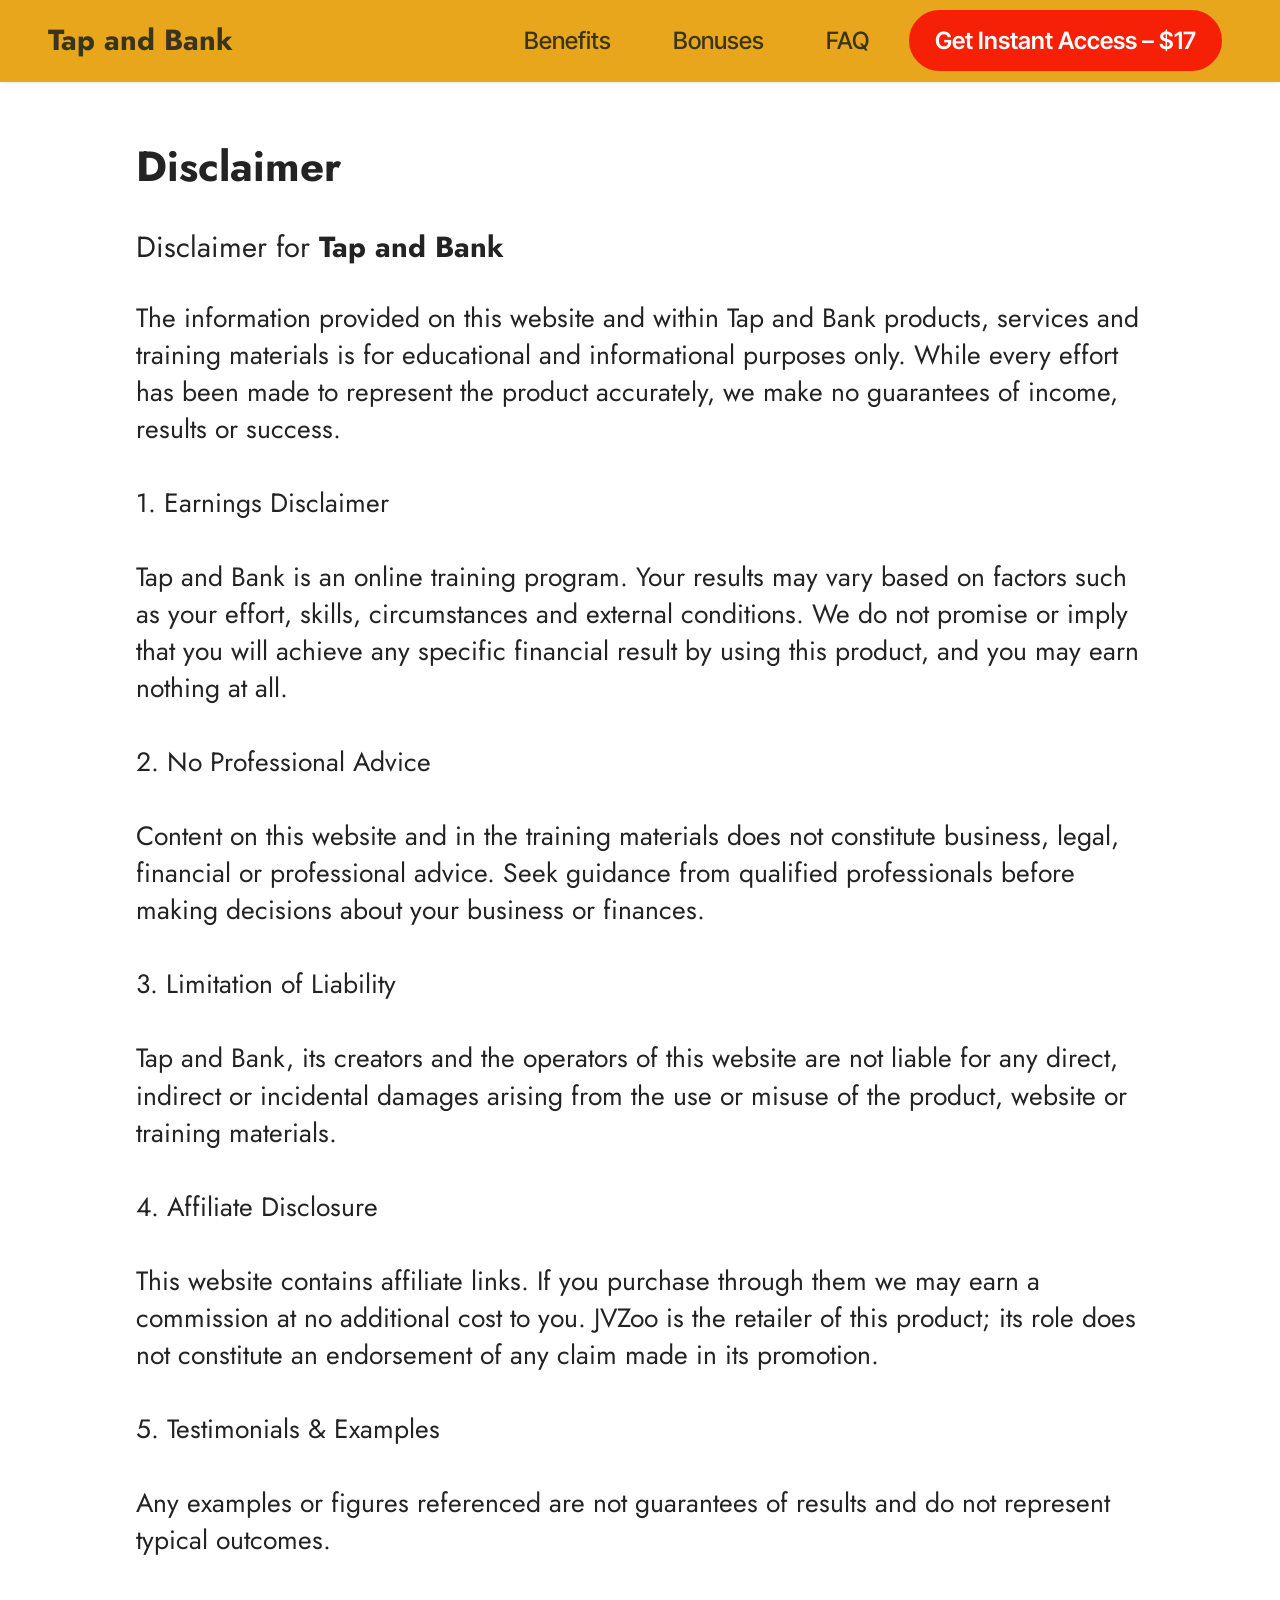
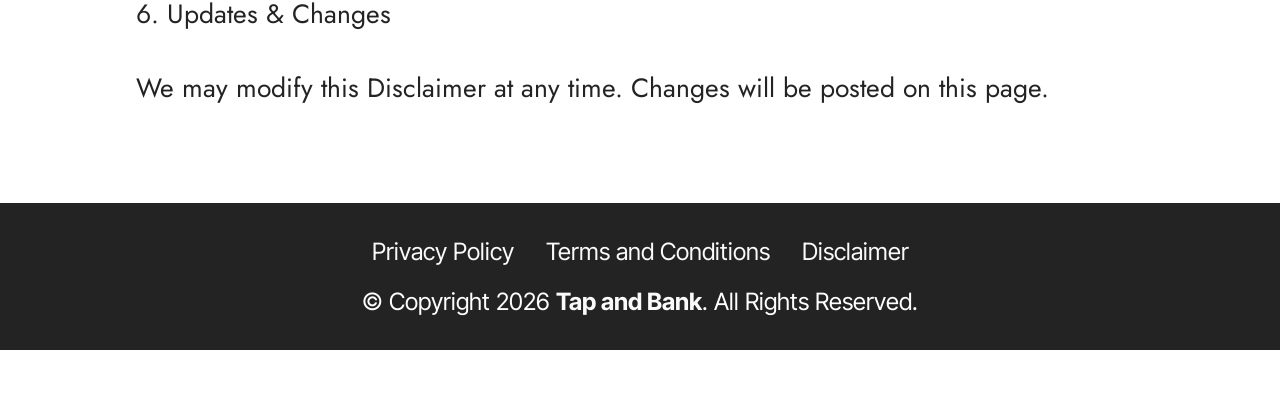
<file: Disclaimer.html>
<!DOCTYPE html>
<html  >
<head>
  <!-- Site made with Mobirise Website Builder v6.0.6, https://mobirise.com -->
  <meta charset="UTF-8">
  <meta http-equiv="X-UA-Compatible" content="IE=edge">
  <meta name="generator" content="Mobirise v6.0.6, mobirise.com">
  <meta name="viewport" content="width=device-width, initial-scale=1, minimum-scale=1">
  <link rel="shortcut icon" href="assets/images/tap-and-bank-favicon-128x128.png" type="image/x-icon">
  <meta name="description" content="Disclaimer for Tap and Bank">
  
  
  <title>Disclaimer</title>
  <link rel="stylesheet" href="assets/bootstrap/css/bootstrap.min.css">
  <link rel="stylesheet" href="assets/bootstrap/css/bootstrap-grid.min.css">
  <link rel="stylesheet" href="assets/bootstrap/css/bootstrap-reboot.min.css">
  <link rel="stylesheet" href="assets/animatecss/animate.css">
  <link rel="stylesheet" href="assets/dropdown/css/style.css">
  <link rel="stylesheet" href="assets/socicon/css/styles.css">
  <link rel="stylesheet" href="assets/theme/css/style.css">
  <link rel="preload" href="https://fonts.googleapis.com/css?family=Jost:100,200,300,400,500,600,700,800,900,100i,200i,300i,400i,500i,600i,700i,800i,900i&display=swap" as="style" onload="this.onload=null;this.rel='stylesheet'">
  <noscript><link rel="stylesheet" href="https://fonts.googleapis.com/css?family=Jost:100,200,300,400,500,600,700,800,900,100i,200i,300i,400i,500i,600i,700i,800i,900i&display=swap"></noscript>
  <link rel="preload" href="https://fonts.googleapis.com/css?family=Inter+Tight:100,200,300,400,500,600,700,800,900,100i,200i,300i,400i,500i,600i,700i,800i,900i&display=swap" as="style" onload="this.onload=null;this.rel='stylesheet'">
  <noscript><link rel="stylesheet" href="https://fonts.googleapis.com/css?family=Inter+Tight:100,200,300,400,500,600,700,800,900,100i,200i,300i,400i,500i,600i,700i,800i,900i&display=swap"></noscript>
  <link rel="preload" as="style" href="assets/mobirise/css/mbr-additional.css?v=dudbbt"><link rel="stylesheet" href="assets/mobirise/css/mbr-additional.css?v=dudbbt" type="text/css">

  
  
  
</head>
<body>
  
  <section data-bs-version="5.1" class="menu menu2 cid-tLcIcNEty3" once="menu" id="menu2-h">
    
    <nav class="navbar navbar-dropdown navbar-fixed-top navbar-expand-lg">
        <div class="container-fluid">
            <div class="navbar-brand">
                
                <span class="navbar-caption-wrap"><a class="navbar-caption text-success text-primary display-5" href="https://jvz7.com/c/3351769/422115/">Tap and Bank </a></span>
            </div>
            <button class="navbar-toggler" type="button" data-toggle="collapse" data-bs-toggle="collapse" data-target="#navbarSupportedContent" data-bs-target="#navbarSupportedContent" aria-controls="navbarNavAltMarkup" aria-expanded="false" aria-label="Toggle navigation">
                <div class="hamburger">
                    <span></span>
                    <span></span>
                    <span></span>
                    <span></span>
                </div>
            </button>
            <div class="collapse navbar-collapse" id="navbarSupportedContent">
                <ul class="navbar-nav nav-dropdown" data-app-modern-menu="true"><li class="nav-item"><a class="nav-link link text-success text-primary display-4" href="index.html#benefits">Benefits</a></li><li class="nav-item"><a class="nav-link link text-success text-primary display-4" href="index.html#bonuses">Bonuses</a></li><li class="nav-item"><a class="nav-link link text-success text-primary display-4" href="index.html#faq">FAQ</a></li></ul>
                
                <div class="navbar-buttons mbr-section-btn"><a class="btn btn-primary display-4" href="https://jvz9.com/c/3457659/422115/">Get Instant Access – $17</a></div>
            </div>
        </div>
    </nav>
</section>

<section data-bs-version="5.1" class="content5 cid-tLGcNcCPOQ" id="content5-1g">
    
    <div class="container">
        <div class="row justify-content-center">
            <div class="col-md-12 col-lg-10">
                <h3 class="mbr-section-title mbr-fonts-style mb-4 display-2">
                    <strong>Disclaimer</strong></h3>
                <h4 class="mbr-section-subtitle mbr-fonts-style mb-4 display-5">
                    Disclaimer for <strong>Tap and Bank</strong></h4>
                <p class="mbr-text mbr-fonts-style display-7">The information provided on this website and within Tap and Bank products, services and training materials is for educational and informational purposes only. While every effort has been made to represent the product accurately, we make no guarantees of income, results or success.<br><br>1. Earnings Disclaimer<br><br>Tap and Bank is an online training program. Your results may vary based on factors such as your effort, skills, circumstances and external conditions. We do not promise or imply that you will achieve any specific financial result by using this product, and you may earn nothing at all.<br><br>2. No Professional Advice<br><br>Content on this website and in the training materials does not constitute business, legal, financial or professional advice. Seek guidance from qualified professionals before making decisions about your business or finances.<br><br>3. Limitation of Liability<br><br>Tap and Bank, its creators and the operators of this website are not liable for any direct, indirect or incidental damages arising from the use or misuse of the product, website or training materials.<br><br>4. Affiliate Disclosure<br><br>This website contains affiliate links. If you purchase through them we may earn a commission at no additional cost to you. JVZoo is the retailer of this product; its role does not constitute an endorsement of any claim made in its promotion.<br><br>5. Testimonials &amp; Examples<br><br>Any examples or figures referenced are not guarantees of results and do not represent typical outcomes.<br><br>6. Updates &amp; Changes<br><br>We may modify this Disclaimer at any time. Changes will be posted on this page.</p>
            </div>
        </div>
    </div>
</section>

<section data-bs-version="5.1" class="footer3 cid-tLcIcOmdx2" once="footers" id="footer3-i">

    

    

    <div class="container">
        <div class="media-container-row align-center mbr-white">
            <div class="row row-links">
                <ul class="foot-menu">
                    
                    
                    
                    
                    
                <li class="foot-menu-item mbr-fonts-style display-4"><a href="PrivacyPolicy.html#content5-1f" class="text-white text-primary">Privacy Policy</a></li><li class="foot-menu-item mbr-fonts-style display-4"><a href="TermsAndConditions.html#content5-1h" class="text-white text-primary">Terms and Conditions</a></li><li class="foot-menu-item mbr-fonts-style display-4"><a href="Disclaimer.html#content5-1g" class="text-white">Disclaimer</a></li></ul>
            </div>
            
            <div class="row row-copirayt">
                <p class="mbr-text mb-0 mbr-fonts-style mbr-white align-center display-4">
                    © Copyright 2026 <a href="https://jvz9.com/c/3457659/422115/" class="text-white text-primary"><strong>Tap and Bank</strong></a>. All Rights Reserved.
                </p>
            </div>
        </div>
    </div>
</section><section class="display-7" style="padding: 0;align-items: center;justify-content: center;flex-wrap: wrap;    align-content: center;display: flex;position: relative;height: 4rem;"><a href="https://mobiri.se/4091267" style="flex: 1 1;height: 4rem;position: absolute;width: 100%;z-index: 1;"><img alt="" style="height: 4rem;" src="[data-uri]"></a><p style="margin: 0;text-align: center;" class="display-7">&#8204;</p><a style="z-index:1" href="https://mobirise.com/builder/ai-website-generator.html">AI Website Generator</a></section><script src="assets/bootstrap/js/bootstrap.bundle.min.js"></script>  <script src="assets/smoothscroll/smooth-scroll.js"></script>  <script src="assets/ytplayer/index.js"></script>  <script src="assets/dropdown/js/navbar-dropdown.js"></script>  <script src="assets/theme/js/script.js"></script>  
  
  
 <div id="scrollToTop" class="scrollToTop mbr-arrow-up"><a style="text-align: center;"><i class="mbr-arrow-up-icon mbr-arrow-up-icon-cm cm-icon cm-icon-smallarrow-up"></i></a></div>
    <input name="animation" type="hidden">
  </body>
</html>
</file>
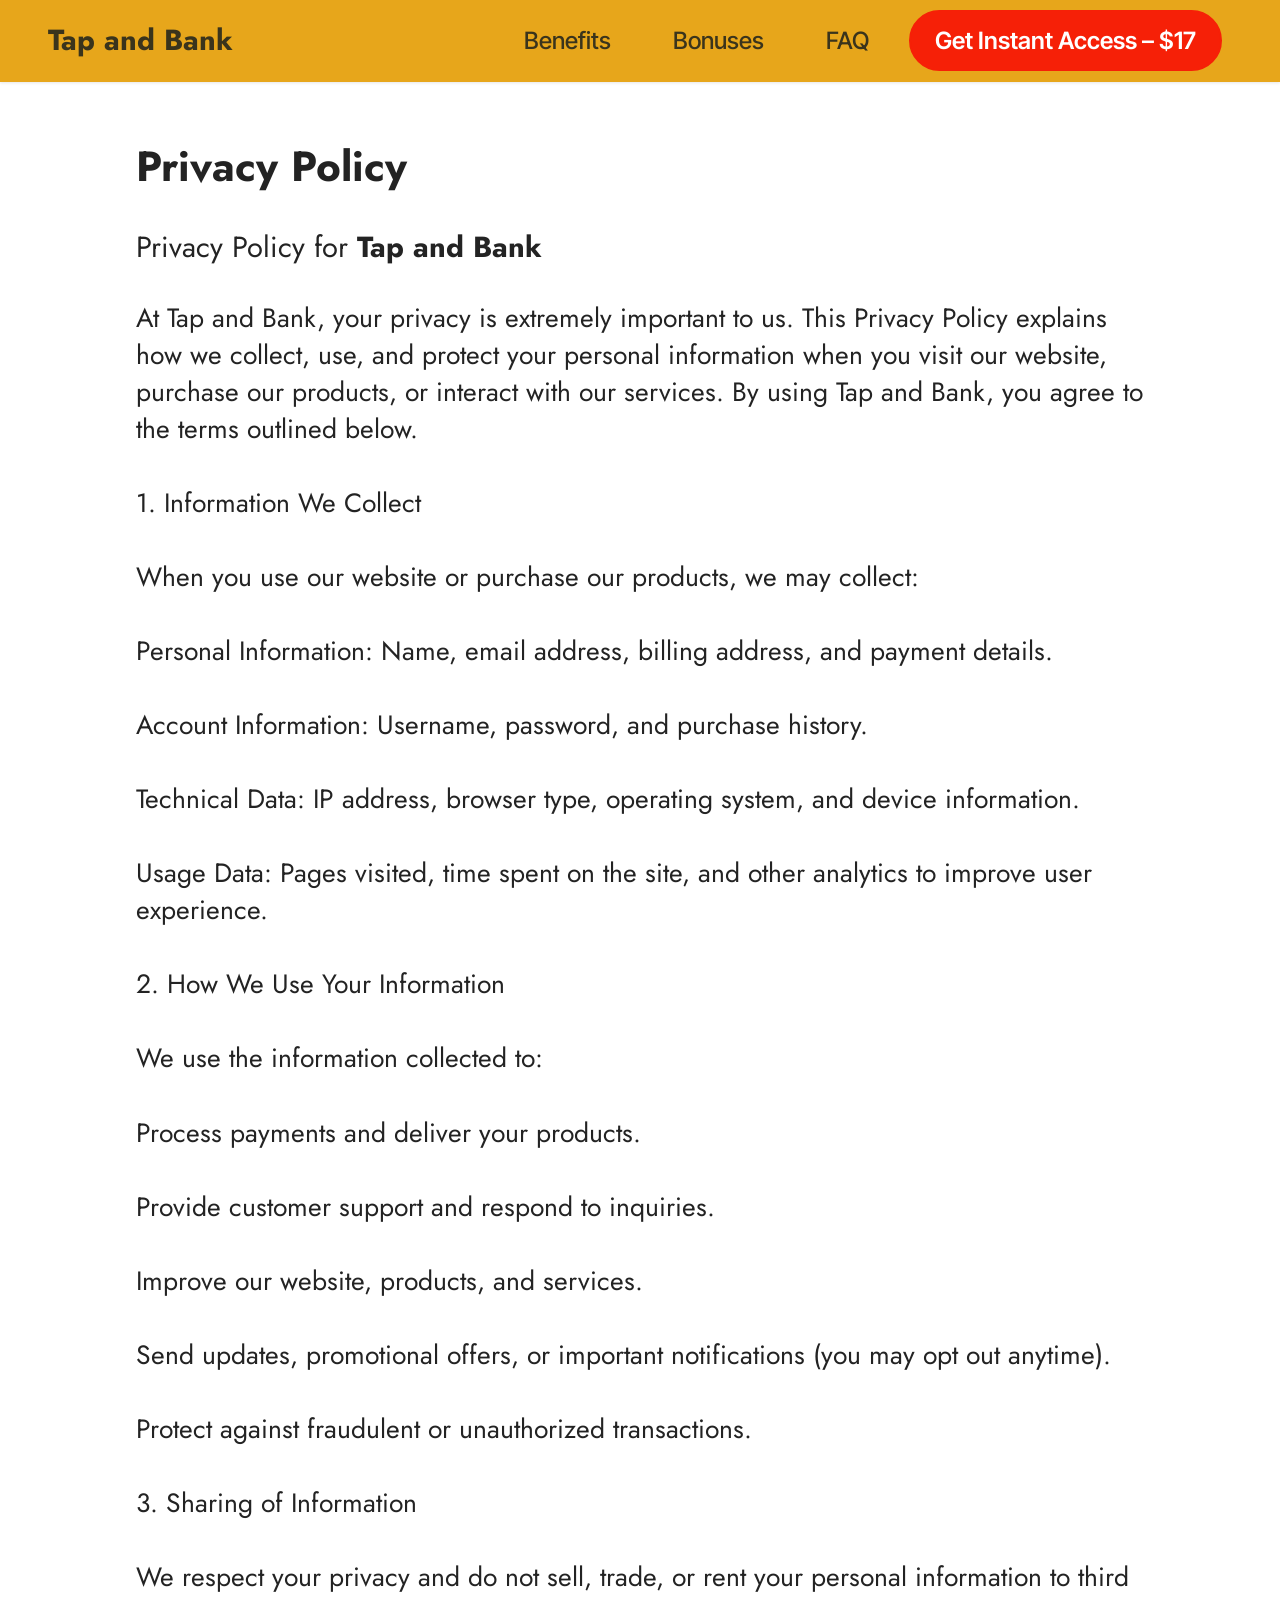
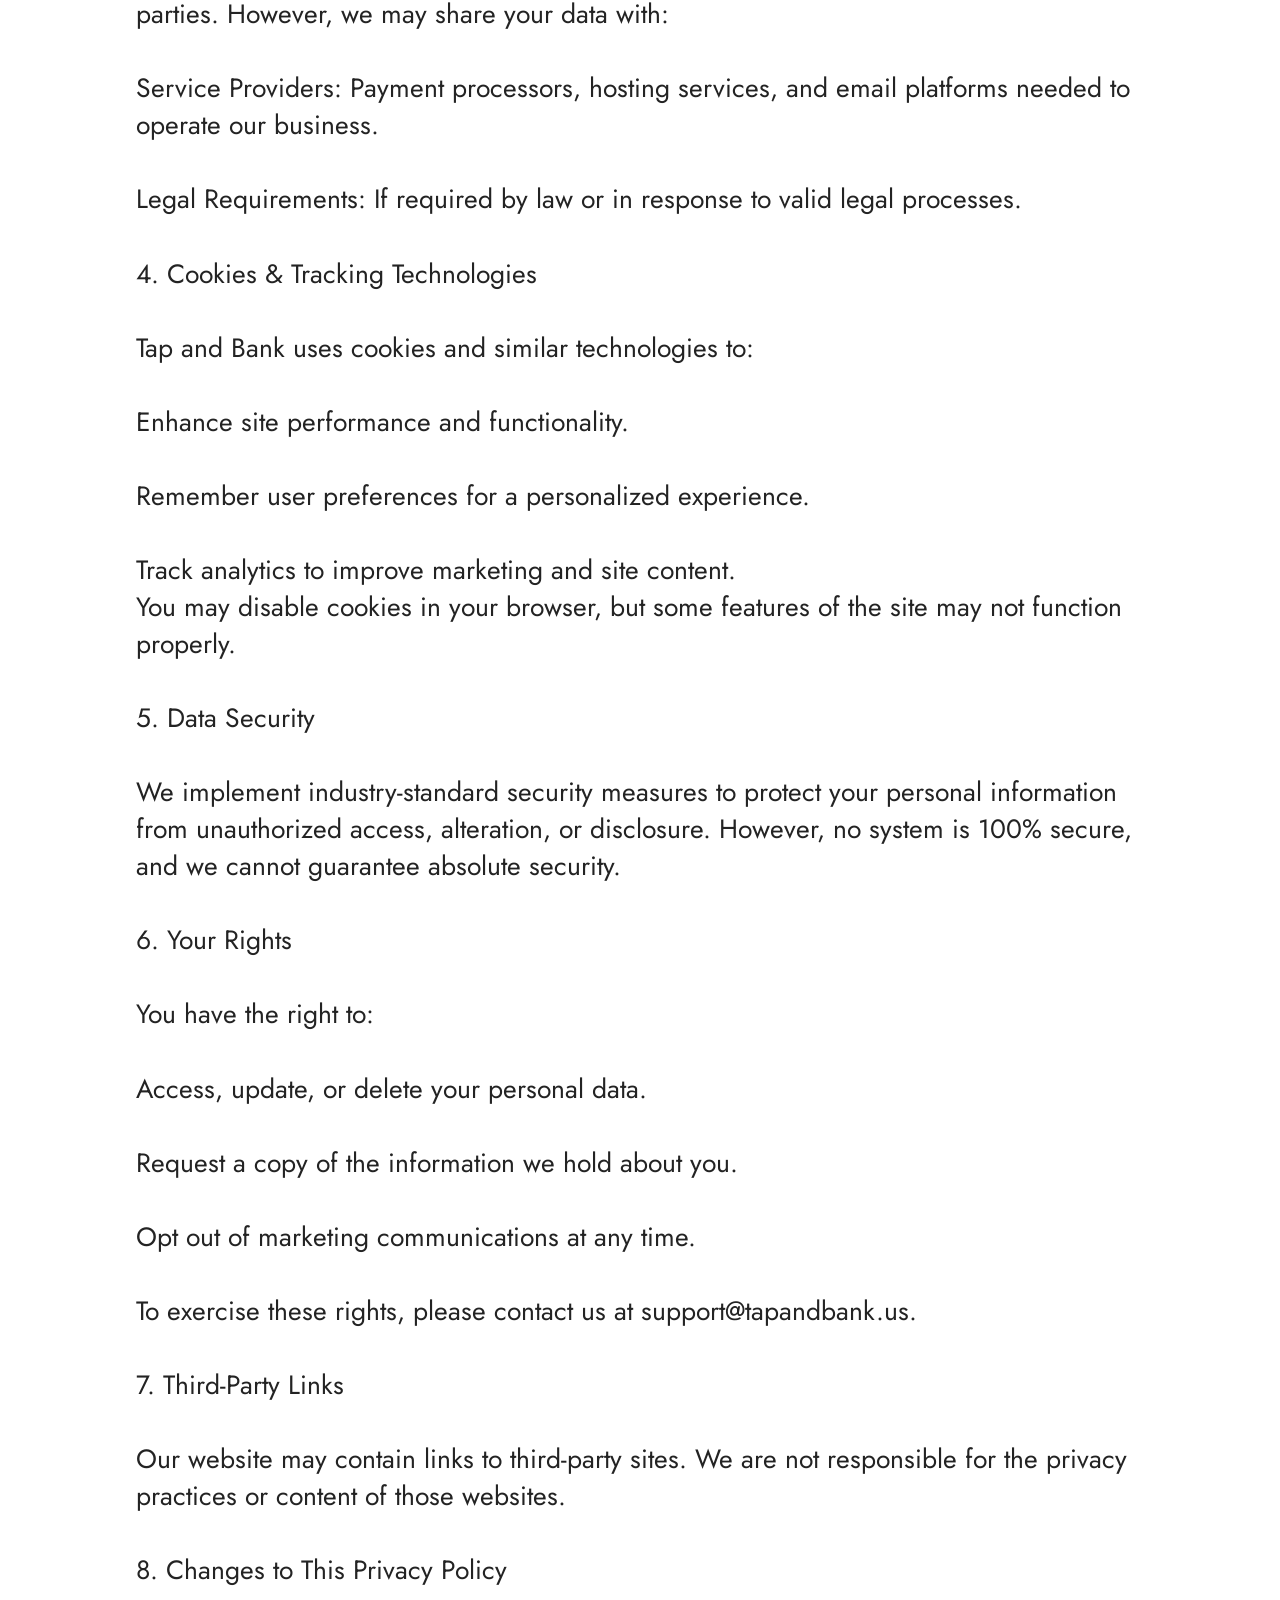
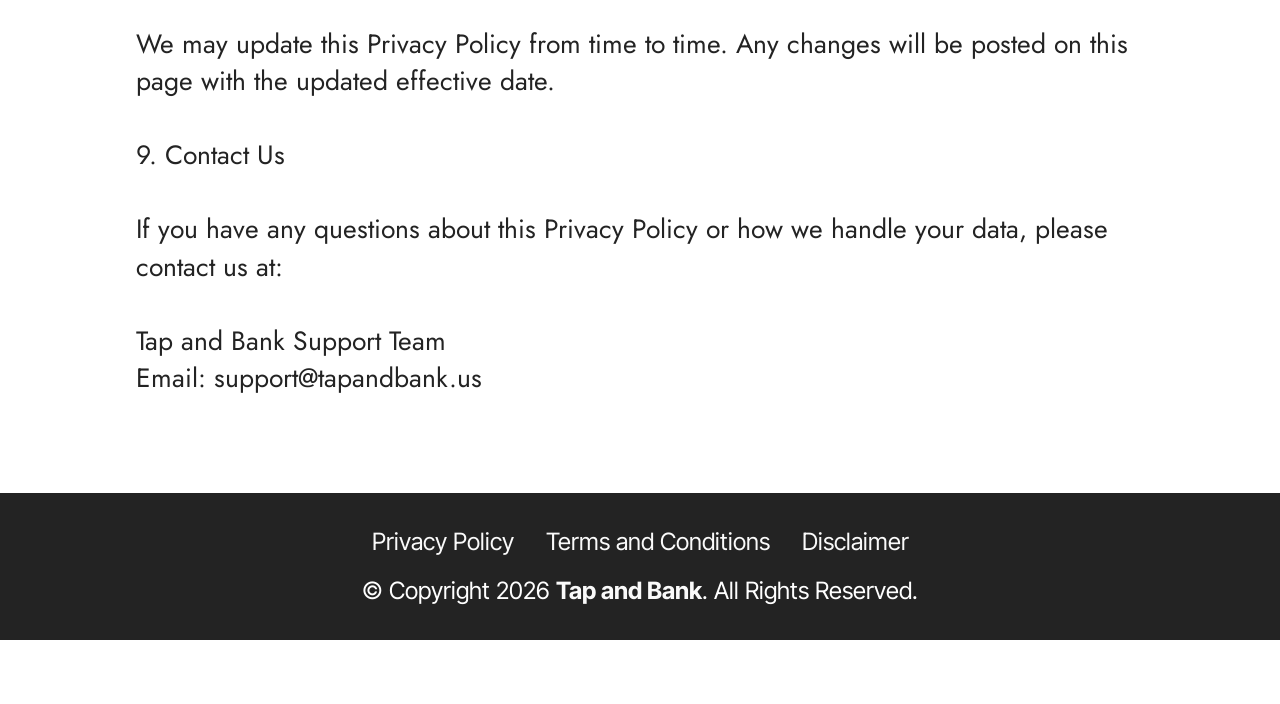
<file: PrivacyPolicy.html>
<!DOCTYPE html>
<html  >
<head>
  <!-- Site made with Mobirise Website Builder v6.0.6, https://mobirise.com -->
  <meta charset="UTF-8">
  <meta http-equiv="X-UA-Compatible" content="IE=edge">
  <meta name="generator" content="Mobirise v6.0.6, mobirise.com">
  <meta name="viewport" content="width=device-width, initial-scale=1, minimum-scale=1">
  <link rel="shortcut icon" href="assets/images/tap-and-bank-favicon-128x128.png" type="image/x-icon">
  <meta name="description" content="Privacy Policy for Tap and Bank">
  
  
  <title>Privacy Policy</title>
  <link rel="stylesheet" href="assets/bootstrap/css/bootstrap.min.css">
  <link rel="stylesheet" href="assets/bootstrap/css/bootstrap-grid.min.css">
  <link rel="stylesheet" href="assets/bootstrap/css/bootstrap-reboot.min.css">
  <link rel="stylesheet" href="assets/animatecss/animate.css">
  <link rel="stylesheet" href="assets/dropdown/css/style.css">
  <link rel="stylesheet" href="assets/socicon/css/styles.css">
  <link rel="stylesheet" href="assets/theme/css/style.css">
  <link rel="preload" href="https://fonts.googleapis.com/css?family=Jost:100,200,300,400,500,600,700,800,900,100i,200i,300i,400i,500i,600i,700i,800i,900i&display=swap" as="style" onload="this.onload=null;this.rel='stylesheet'">
  <noscript><link rel="stylesheet" href="https://fonts.googleapis.com/css?family=Jost:100,200,300,400,500,600,700,800,900,100i,200i,300i,400i,500i,600i,700i,800i,900i&display=swap"></noscript>
  <link rel="preload" href="https://fonts.googleapis.com/css?family=Inter+Tight:100,200,300,400,500,600,700,800,900,100i,200i,300i,400i,500i,600i,700i,800i,900i&display=swap" as="style" onload="this.onload=null;this.rel='stylesheet'">
  <noscript><link rel="stylesheet" href="https://fonts.googleapis.com/css?family=Inter+Tight:100,200,300,400,500,600,700,800,900,100i,200i,300i,400i,500i,600i,700i,800i,900i&display=swap"></noscript>
  <link rel="preload" as="style" href="assets/mobirise/css/mbr-additional.css?v=Mgjtz7"><link rel="stylesheet" href="assets/mobirise/css/mbr-additional.css?v=Mgjtz7" type="text/css">

  
  
  
</head>
<body>
  
  <section data-bs-version="5.1" class="menu menu2 cid-tLclnOs7BI" once="menu" id="menu2-f">
    
    <nav class="navbar navbar-dropdown navbar-fixed-top navbar-expand-lg">
        <div class="container-fluid">
            <div class="navbar-brand">
                
                <span class="navbar-caption-wrap"><a class="navbar-caption text-success text-primary display-5" href="https://jvz7.com/c/3351769/422115/">Tap and Bank </a></span>
            </div>
            <button class="navbar-toggler" type="button" data-toggle="collapse" data-bs-toggle="collapse" data-target="#navbarSupportedContent" data-bs-target="#navbarSupportedContent" aria-controls="navbarNavAltMarkup" aria-expanded="false" aria-label="Toggle navigation">
                <div class="hamburger">
                    <span></span>
                    <span></span>
                    <span></span>
                    <span></span>
                </div>
            </button>
            <div class="collapse navbar-collapse" id="navbarSupportedContent">
                <ul class="navbar-nav nav-dropdown" data-app-modern-menu="true"><li class="nav-item"><a class="nav-link link text-success text-primary display-4" href="index.html#benefits">Benefits</a></li><li class="nav-item"><a class="nav-link link text-success text-primary display-4" href="index.html#bonuses">Bonuses</a></li><li class="nav-item"><a class="nav-link link text-success text-primary display-4" href="index.html#faq">FAQ</a></li></ul>
                
                <div class="navbar-buttons mbr-section-btn"><a class="btn btn-primary display-4" href="https://jvz9.com/c/3457659/422115/">Get Instant Access – $17</a></div>
            </div>
        </div>
    </nav>
</section>

<section data-bs-version="5.1" class="content5 cid-tLGbBzduJA" id="content5-1f">
    
    <div class="container-fluid">
        <div class="row justify-content-center">
            <div class="col-md-12 col-lg-10">
                <h3 class="mbr-section-title mbr-fonts-style mb-4 display-2">
                    <strong>Privacy Policy</strong></h3>
                <h4 class="mbr-section-subtitle mbr-fonts-style mb-4 display-5">Privacy Policy for <strong>Tap and Bank</strong></h4>
                <p class="mbr-text mbr-fonts-style display-7">At Tap and Bank, your privacy is extremely important to us. This Privacy Policy explains how we collect, use, and protect your personal information when you visit our website, purchase our products, or interact with our services. By using Tap and Bank, you agree to the terms outlined below.
<br>
<br>1. Information We Collect
<br>
<br>When you use our website or purchase our products, we may collect:
<br>
<br>Personal Information: Name, email address, billing address, and payment details.
<br>
<br>Account Information: Username, password, and purchase history.
<br>
<br>Technical Data: IP address, browser type, operating system, and device information.
<br>
<br>Usage Data: Pages visited, time spent on the site, and other analytics to improve user experience.
<br>
<br>2. How We Use Your Information
<br>
<br>We use the information collected to:
<br>
<br>Process payments and deliver your products.
<br>
<br>Provide customer support and respond to inquiries.
<br>
<br>Improve our website, products, and services.
<br>
<br>Send updates, promotional offers, or important notifications (you may opt out anytime).
<br>
<br>Protect against fraudulent or unauthorized transactions.
<br>
<br>3. Sharing of Information
<br>
<br>We respect your privacy and do not sell, trade, or rent your personal information to third parties. However, we may share your data with:
<br>
<br>Service Providers: Payment processors, hosting services, and email platforms needed to operate our business.
<br>
<br>Legal Requirements: If required by law or in response to valid legal processes.
<br>
<br>4. Cookies &amp; Tracking Technologies
<br>
<br>Tap and Bank uses cookies and similar technologies to:
<br>
<br>Enhance site performance and functionality.
<br>
<br>Remember user preferences for a personalized experience.
<br>
<br>Track analytics to improve marketing and site content.
<br>You may disable cookies in your browser, but some features of the site may not function properly.
<br>
<br>5. Data Security
<br>
<br>We implement industry-standard security measures to protect your personal information from unauthorized access, alteration, or disclosure. However, no system is 100% secure, and we cannot guarantee absolute security.
<br>
<br>6. Your Rights
<br>
<br>You have the right to:
<br>
<br>Access, update, or delete your personal data.
<br>
<br>Request a copy of the information we hold about you.
<br>
<br>Opt out of marketing communications at any time.
<br>
<br>To exercise these rights, please contact us at support@tapandbank.us.
<br>
<br>7. Third-Party Links
<br>
<br>Our website may contain links to third-party sites. We are not responsible for the privacy practices or content of those websites.
<br>
<br>8. Changes to This Privacy Policy
<br>
<br>We may update this Privacy Policy from time to time. Any changes will be posted on this page with the updated effective date.
<br>
<br>9. Contact Us
<br>
<br>If you have any questions about this Privacy Policy or how we handle your data, please contact us at:
<br>
<br>Tap and Bank Support Team
<br>Email: support@tapandbank.us<br></p>
            </div>
        </div>
    </div>
</section>

<section data-bs-version="5.1" class="footer3 cid-tLcGI6bA0p" once="footers" id="footer3-g">

    

    

    <div class="container">
        <div class="media-container-row align-center mbr-white">
            <div class="row row-links">
                <ul class="foot-menu">
                    
                    
                    
                    
                    
                <li class="foot-menu-item mbr-fonts-style display-4"><a href="PrivacyPolicy.html#content5-1f" class="text-white text-primary">Privacy Policy</a></li><li class="foot-menu-item mbr-fonts-style display-4"><a href="TermsAndConditions.html#content5-1h" class="text-white text-primary">Terms and Conditions</a></li><li class="foot-menu-item mbr-fonts-style display-4"><a href="Disclaimer.html#content5-1g" class="text-white">Disclaimer</a></li></ul>
            </div>
            
            <div class="row row-copirayt">
                <p class="mbr-text mb-0 mbr-fonts-style mbr-white align-center display-4">
                    © Copyright 2026 <a href="https://jvz9.com/c/3457659/422115/" class="text-white text-primary"><strong>Tap and Bank</strong></a>. All Rights Reserved.
                </p>
            </div>
        </div>
    </div>
</section><section class="display-7" style="padding: 0;align-items: center;justify-content: center;flex-wrap: wrap;    align-content: center;display: flex;position: relative;height: 4rem;"><a href="https://mobiri.se/4091267" style="flex: 1 1;height: 4rem;position: absolute;width: 100%;z-index: 1;"><img alt="" style="height: 4rem;" src="[data-uri]"></a><p style="margin: 0;text-align: center;" class="display-7">&#8204;</p><a style="z-index:1" href="https://mobirise.com/builder/ai-website-maker.html">Free AI Website Maker</a></section><script src="assets/bootstrap/js/bootstrap.bundle.min.js"></script>  <script src="assets/smoothscroll/smooth-scroll.js"></script>  <script src="assets/ytplayer/index.js"></script>  <script src="assets/dropdown/js/navbar-dropdown.js"></script>  <script src="assets/theme/js/script.js"></script>  
  
  
 <div id="scrollToTop" class="scrollToTop mbr-arrow-up"><a style="text-align: center;"><i class="mbr-arrow-up-icon mbr-arrow-up-icon-cm cm-icon cm-icon-smallarrow-up"></i></a></div>
    <input name="animation" type="hidden">
  </body>
</html>
</file>
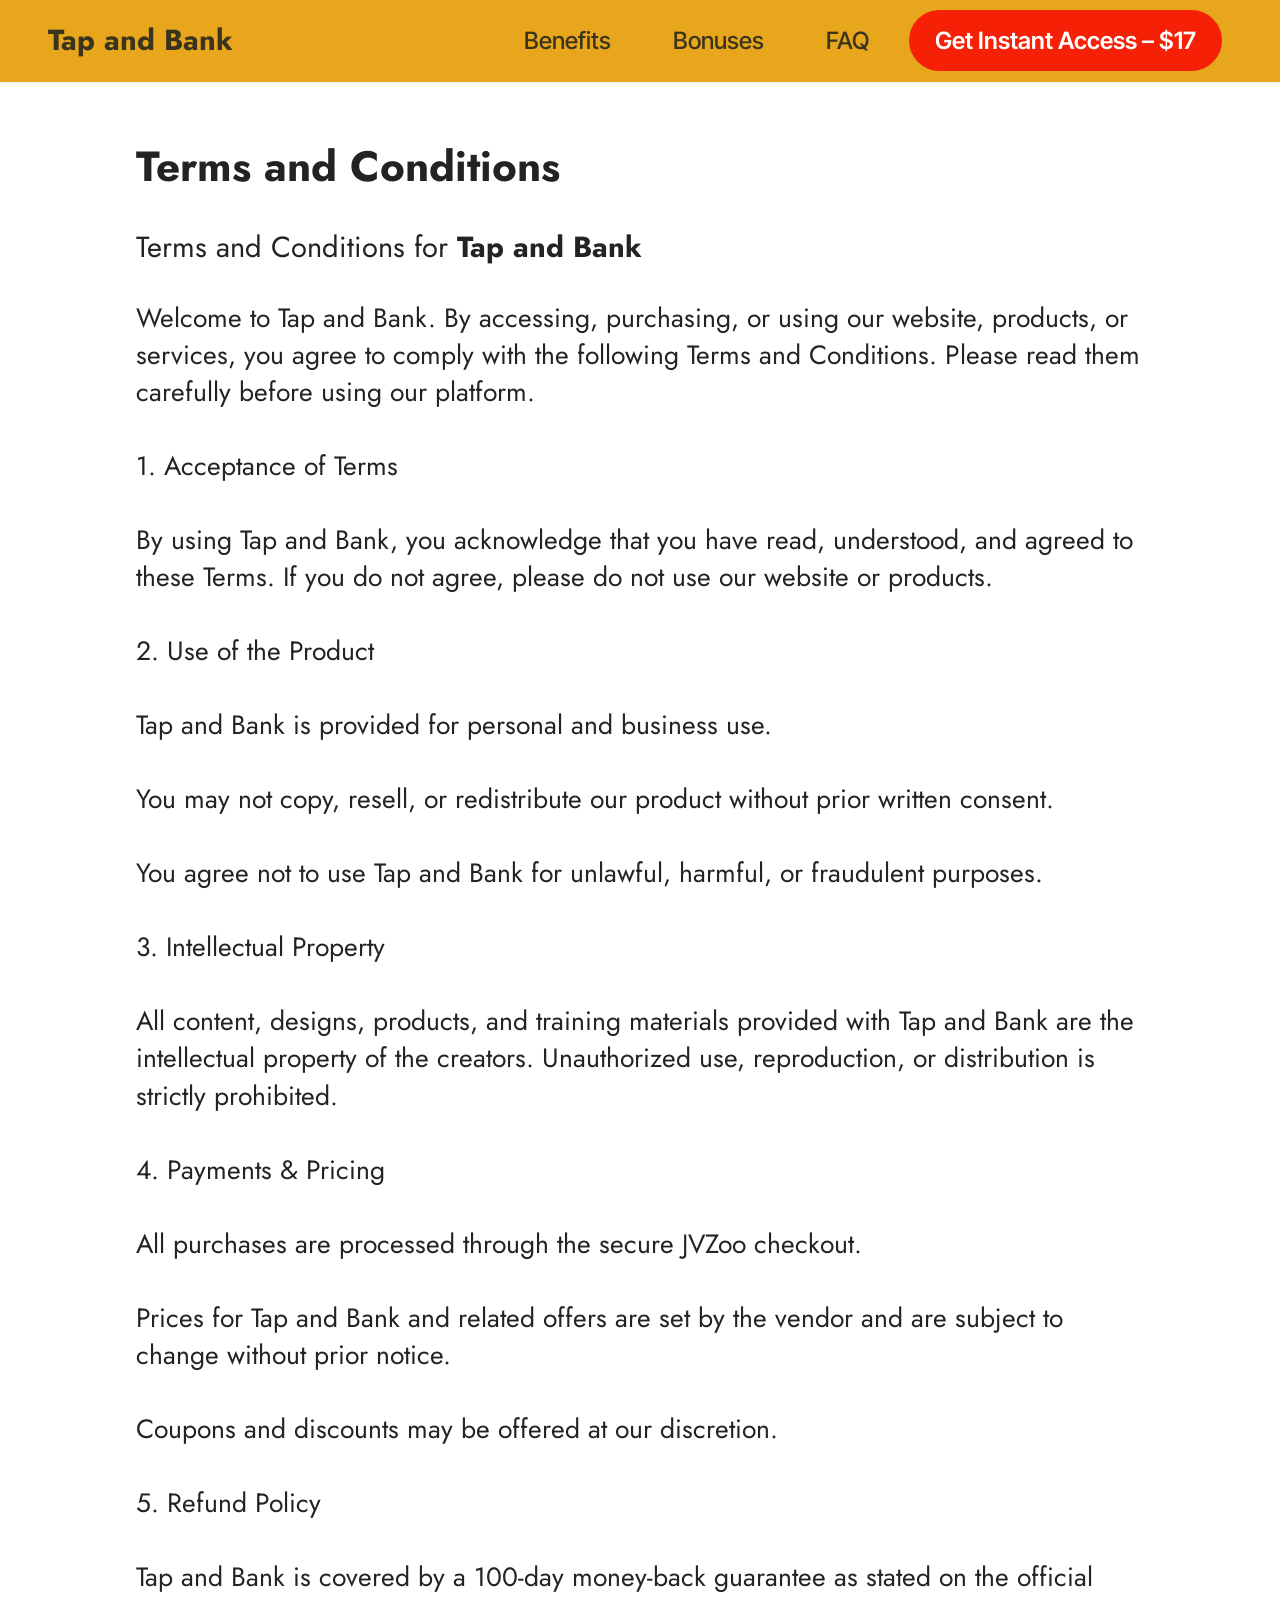
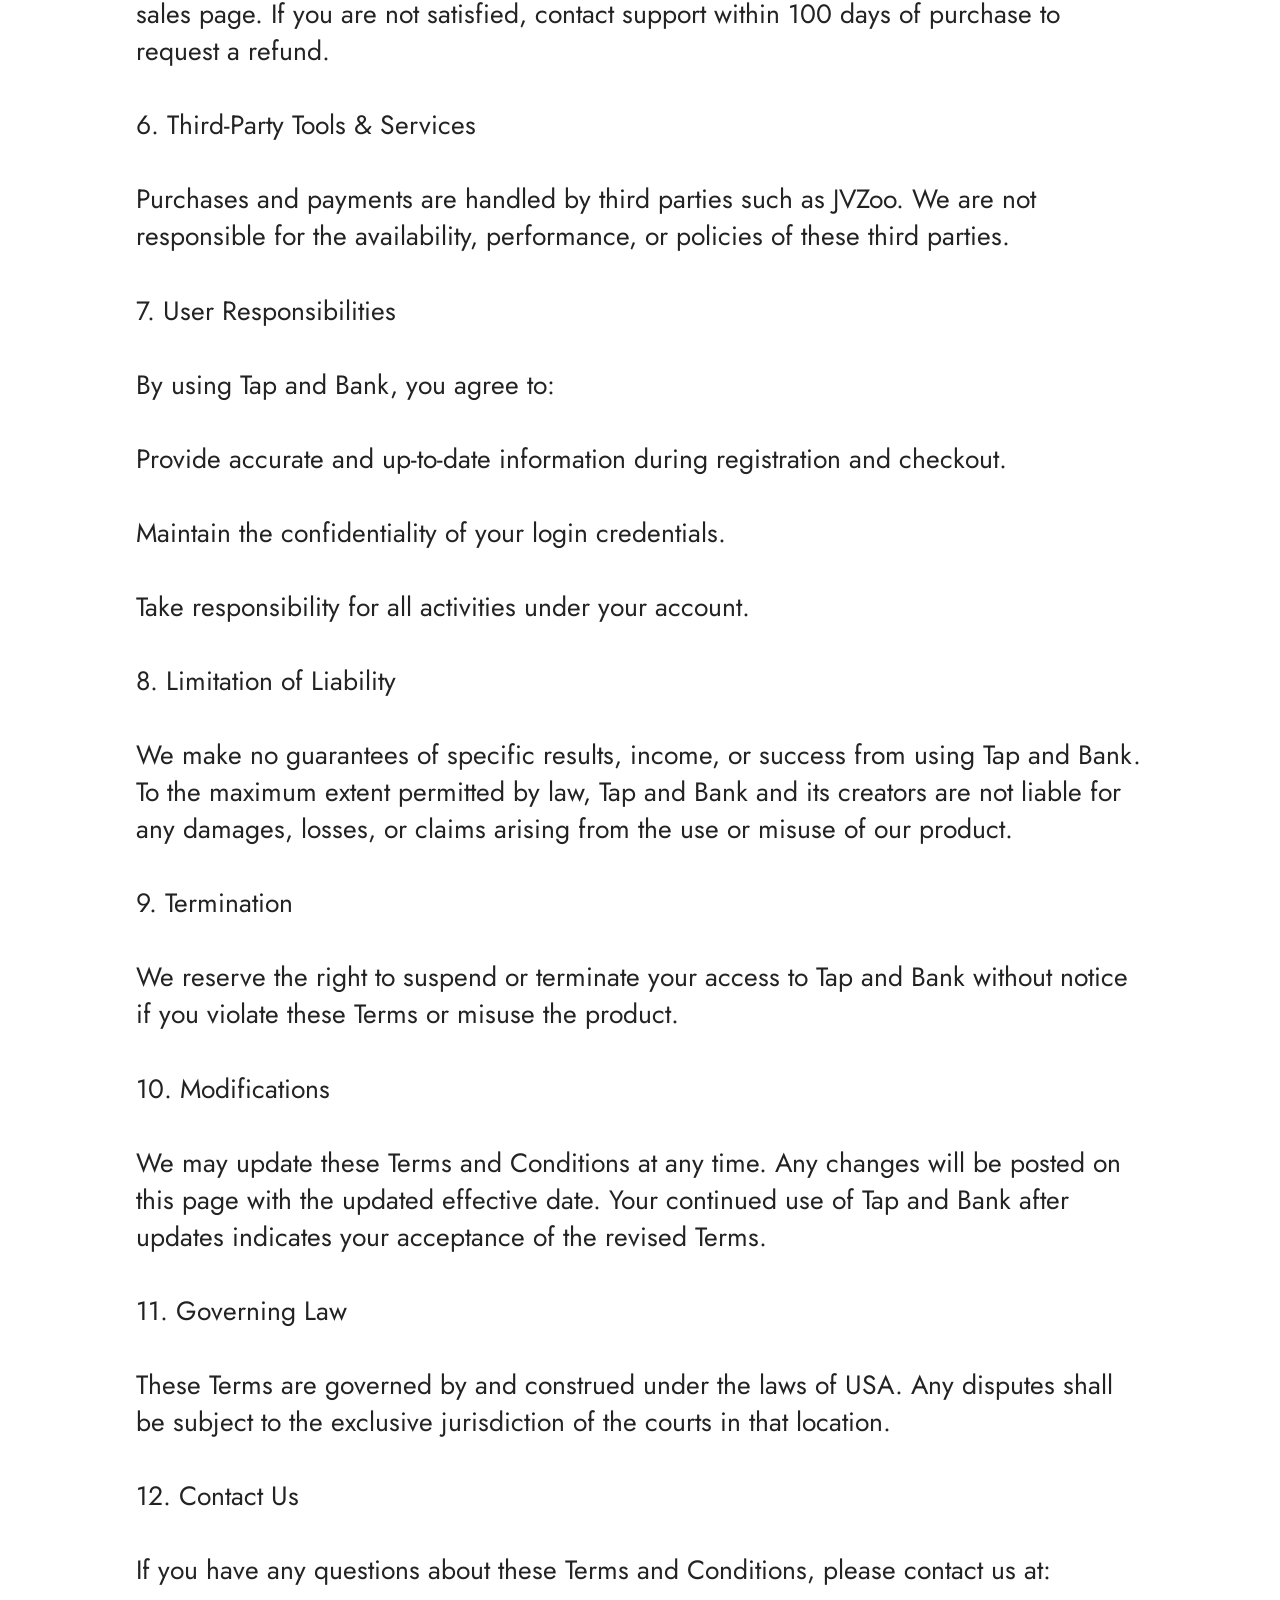
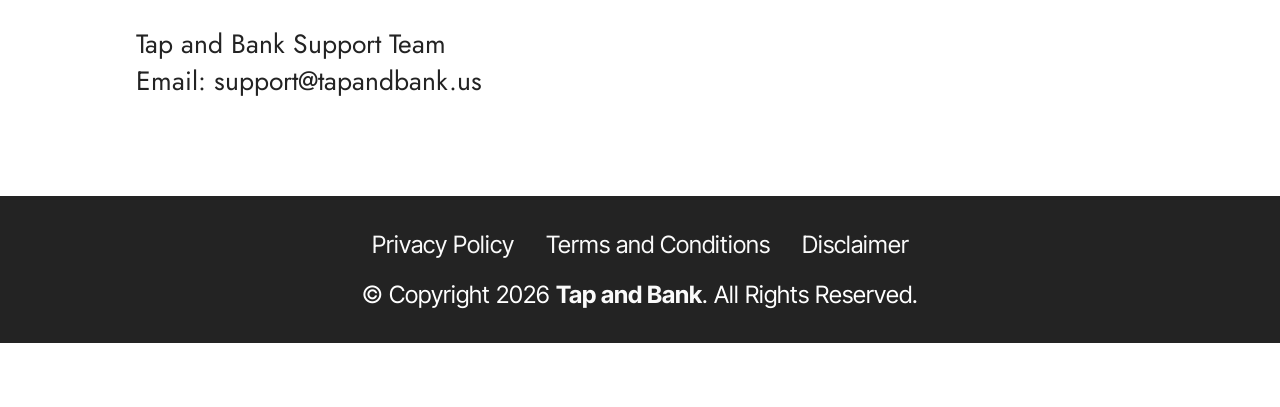
<file: TermsAndConditions.html>
<!DOCTYPE html>
<html  >
<head>
  <!-- Site made with Mobirise Website Builder v6.0.6, https://mobirise.com -->
  <meta charset="UTF-8">
  <meta http-equiv="X-UA-Compatible" content="IE=edge">
  <meta name="generator" content="Mobirise v6.0.6, mobirise.com">
  <meta name="viewport" content="width=device-width, initial-scale=1, minimum-scale=1">
  <link rel="shortcut icon" href="assets/images/tap-and-bank-favicon-128x128.png" type="image/x-icon">
  <meta name="description" content="Terms and Conditions for Tap and Bank">
  
  
  <title>Terms And Conditions</title>
  <link rel="stylesheet" href="assets/bootstrap/css/bootstrap.min.css">
  <link rel="stylesheet" href="assets/bootstrap/css/bootstrap-grid.min.css">
  <link rel="stylesheet" href="assets/bootstrap/css/bootstrap-reboot.min.css">
  <link rel="stylesheet" href="assets/animatecss/animate.css">
  <link rel="stylesheet" href="assets/dropdown/css/style.css">
  <link rel="stylesheet" href="assets/socicon/css/styles.css">
  <link rel="stylesheet" href="assets/theme/css/style.css">
  <link rel="preload" href="https://fonts.googleapis.com/css?family=Jost:100,200,300,400,500,600,700,800,900,100i,200i,300i,400i,500i,600i,700i,800i,900i&display=swap" as="style" onload="this.onload=null;this.rel='stylesheet'">
  <noscript><link rel="stylesheet" href="https://fonts.googleapis.com/css?family=Jost:100,200,300,400,500,600,700,800,900,100i,200i,300i,400i,500i,600i,700i,800i,900i&display=swap"></noscript>
  <link rel="preload" href="https://fonts.googleapis.com/css?family=Inter+Tight:100,200,300,400,500,600,700,800,900,100i,200i,300i,400i,500i,600i,700i,800i,900i&display=swap" as="style" onload="this.onload=null;this.rel='stylesheet'">
  <noscript><link rel="stylesheet" href="https://fonts.googleapis.com/css?family=Inter+Tight:100,200,300,400,500,600,700,800,900,100i,200i,300i,400i,500i,600i,700i,800i,900i&display=swap"></noscript>
  <link rel="preload" as="style" href="assets/mobirise/css/mbr-additional.css?v=9pdwi4"><link rel="stylesheet" href="assets/mobirise/css/mbr-additional.css?v=9pdwi4" type="text/css">

  
  
  
</head>
<body>
  
  <section data-bs-version="5.1" class="menu menu2 cid-tLcIgUkpyM" once="menu" id="menu2-j">
    
    <nav class="navbar navbar-dropdown navbar-fixed-top navbar-expand-lg">
        <div class="container-fluid">
            <div class="navbar-brand">
                
                <span class="navbar-caption-wrap"><a class="navbar-caption text-success text-primary display-5" href="https://jvz7.com/c/3351769/422115/">Tap and Bank </a></span>
            </div>
            <button class="navbar-toggler" type="button" data-toggle="collapse" data-bs-toggle="collapse" data-target="#navbarSupportedContent" data-bs-target="#navbarSupportedContent" aria-controls="navbarNavAltMarkup" aria-expanded="false" aria-label="Toggle navigation">
                <div class="hamburger">
                    <span></span>
                    <span></span>
                    <span></span>
                    <span></span>
                </div>
            </button>
            <div class="collapse navbar-collapse" id="navbarSupportedContent">
                <ul class="navbar-nav nav-dropdown" data-app-modern-menu="true"><li class="nav-item"><a class="nav-link link text-success text-primary display-4" href="index.html#benefits">Benefits</a></li><li class="nav-item"><a class="nav-link link text-success text-primary display-4" href="index.html#bonuses">Bonuses</a></li><li class="nav-item"><a class="nav-link link text-success text-primary display-4" href="index.html#faq">FAQ</a></li></ul>
                
                <div class="navbar-buttons mbr-section-btn"><a class="btn btn-primary display-4" href="https://jvz9.com/c/3457659/422115/">Get Instant Access – $17</a></div>
            </div>
        </div>
    </nav>
</section>

<section data-bs-version="5.1" class="content5 cid-tLGdvaL88b" id="content5-1h">
    
    <div class="container">
        <div class="row justify-content-center">
            <div class="col-md-12 col-lg-10">
                <h3 class="mbr-section-title mbr-fonts-style mb-4 display-2"><strong>Terms and Conditions</strong></h3>
                <h4 class="mbr-section-subtitle mbr-fonts-style mb-4 display-5">Terms and Conditions for <strong>Tap and Bank</strong></h4>
                <p class="mbr-text mbr-fonts-style display-7">Welcome to Tap and Bank. By accessing, purchasing, or using our website, products, or services, you agree to comply with the following Terms and Conditions. Please read them carefully before using our platform.
<br>
<br>1. Acceptance of Terms
<br>
<br>By using Tap and Bank, you acknowledge that you have read, understood, and agreed to these Terms. If you do not agree, please do not use our website or products.
<br>
<br>2. Use of the Product
<br>
<br>Tap and Bank is provided for personal and business use.
<br>
<br>You may not copy, resell, or redistribute our product without prior written consent.
<br>
<br>You agree not to use Tap and Bank for unlawful, harmful, or fraudulent purposes.
<br>
<br>3. Intellectual Property
<br>
<br>All content, designs, products, and training materials provided with Tap and Bank are the intellectual property of the creators. Unauthorized use, reproduction, or distribution is strictly prohibited.
<br>
<br>4. Payments &amp; Pricing
<br>
<br>All purchases are processed through the secure JVZoo checkout.
<br>
<br>Prices for Tap and Bank and related offers are set by the vendor and are subject to change without prior notice.
<br>
<br>Coupons and discounts may be offered at our discretion.
<br>
<br>5. Refund Policy
<br>
<br>Tap and Bank is covered by a 100-day money-back guarantee as stated on the official sales page. If you are not satisfied, contact support within 100 days of purchase to request a refund.
<br>
<br>6. Third-Party Tools &amp; Services
<br>
<br>Purchases and payments are handled by third parties such as JVZoo. We are not responsible for the availability, performance, or policies of these third parties.
<br>
<br>7. User Responsibilities
<br>
<br>By using Tap and Bank, you agree to:
<br>
<br>Provide accurate and up-to-date information during registration and checkout.
<br>
<br>Maintain the confidentiality of your login credentials.
<br>
<br>Take responsibility for all activities under your account.
<br>
<br>8. Limitation of Liability
<br>
<br>We make no guarantees of specific results, income, or success from using Tap and Bank. To the maximum extent permitted by law, Tap and Bank and its creators are not liable for any damages, losses, or claims arising from the use or misuse of our product.
<br>
<br>9. Termination
<br>
<br>We reserve the right to suspend or terminate your access to Tap and Bank without notice if you violate these Terms or misuse the product.
<br>
<br>10. Modifications
<br>
<br>We may update these Terms and Conditions at any time. Any changes will be posted on this page with the updated effective date. Your continued use of Tap and Bank after updates indicates your acceptance of the revised Terms.
<br>
<br>11. Governing Law
<br>
<br>These Terms are governed by and construed under the laws of USA. Any disputes shall be subject to the exclusive jurisdiction of the courts in that location.
<br>
<br>12. Contact Us
<br>
<br>If you have any questions about these Terms and Conditions, please contact us at:
<br>
<br>Tap and Bank Support Team
<br>Email: support@tapandbank.us<br></p>
            </div>
        </div>
    </div>
</section>

<section data-bs-version="5.1" class="footer3 cid-tLcIgUCFB9" once="footers" id="footer3-k">

    

    

    <div class="container">
        <div class="media-container-row align-center mbr-white">
            <div class="row row-links">
                <ul class="foot-menu">
                    
                    
                    
                    
                    
                <li class="foot-menu-item mbr-fonts-style display-4"><a href="PrivacyPolicy.html#content5-1f" class="text-white text-primary">Privacy Policy</a></li><li class="foot-menu-item mbr-fonts-style display-4"><a href="TermsAndConditions.html#content5-1h" class="text-white text-primary">Terms and Conditions</a></li><li class="foot-menu-item mbr-fonts-style display-4"><a href="Disclaimer.html#content5-1g" class="text-white">Disclaimer</a></li></ul>
            </div>
            
            <div class="row row-copirayt">
                <p class="mbr-text mb-0 mbr-fonts-style mbr-white align-center display-4">
                    © Copyright 2026 <a href="https://jvz9.com/c/3457659/422115/" class="text-white text-primary"><strong>Tap and Bank</strong></a>. All Rights Reserved.
                </p>
            </div>
        </div>
    </div>
</section><section class="display-7" style="padding: 0;align-items: center;justify-content: center;flex-wrap: wrap;    align-content: center;display: flex;position: relative;height: 4rem;"><a href="https://mobiri.se/4091267" style="flex: 1 1;height: 4rem;position: absolute;width: 100%;z-index: 1;"><img alt="" style="height: 4rem;" src="[data-uri]"></a><p style="margin: 0;text-align: center;" class="display-7">&#8204;</p><a style="z-index:1" href="https://mobirise.com/builder/ai-website-builder.html">AI Website Builder</a></section><script src="assets/bootstrap/js/bootstrap.bundle.min.js"></script>  <script src="assets/smoothscroll/smooth-scroll.js"></script>  <script src="assets/ytplayer/index.js"></script>  <script src="assets/dropdown/js/navbar-dropdown.js"></script>  <script src="assets/theme/js/script.js"></script>  
  
  
 <div id="scrollToTop" class="scrollToTop mbr-arrow-up"><a style="text-align: center;"><i class="mbr-arrow-up-icon mbr-arrow-up-icon-cm cm-icon cm-icon-smallarrow-up"></i></a></div>
    <input name="animation" type="hidden">
  </body>
</html>
</file>
<file: assets/web/assets/mobirise-icons2/mobirise2.css>
@font-face {
  font-family: 'Moririse2';
  font-display: swap;
  src:  url('mobirise2.eot?f2bix4');
  src:  url('mobirise2.eot?f2bix4#iefix') format('embedded-opentype'),
    url('mobirise2.ttf?f2bix4') format('truetype'),
    url('mobirise2.woff?f2bix4') format('woff'),
    url('mobirise2.svg?f2bix4#mobirise2') format('svg');
  font-weight: normal;
  font-style: normal;
}

[class^="mobi-"], [class*=" mobi-"] {
  /* use !important to prevent issues with browser extensions that change fonts */
  font-family: 'Moririse2' !important;
  speak: none;
  font-style: normal;
  font-weight: normal;
  font-variant: normal;
  text-transform: none;
  line-height: 1;

  /* Better Font Rendering =========== */
  -webkit-font-smoothing: antialiased;
  -moz-osx-font-smoothing: grayscale;
}

.mobi-mbri-add-submenu:before {
  content: "\e900";
}
.mobi-mbri-alert:before {
  content: "\e901";
}
.mobi-mbri-align-center:before {
  content: "\e902";
}
.mobi-mbri-align-justify:before {
  content: "\e903";
}
.mobi-mbri-align-left:before {
  content: "\e904";
}
.mobi-mbri-align-right:before {
  content: "\e905";
}
.mobi-mbri-android:before {
  content: "\e906";
}
.mobi-mbri-apple:before {
  content: "\e907";
}
.mobi-mbri-arrow-down:before {
  content: "\e908";
}
.mobi-mbri-arrow-next:before {
  content: "\e909";
}
.mobi-mbri-arrow-prev:before {
  content: "\e90a";
}
.mobi-mbri-arrow-up:before {
  content: "\e90b";
}
.mobi-mbri-bold:before {
  content: "\e90c";
}
.mobi-mbri-bookmark:before {
  content: "\e90d";
}
.mobi-mbri-bootstrap:before {
  content: "\e90e";
}
.mobi-mbri-briefcase:before {
  content: "\e90f";
}
.mobi-mbri-browse:before {
  content: "\e910";
}
.mobi-mbri-bulleted-list:before {
  content: "\e911";
}
.mobi-mbri-calendar:before {
  content: "\e912";
}
.mobi-mbri-camera:before {
  content: "\e913";
}
.mobi-mbri-cart-add:before {
  content: "\e914";
}
.mobi-mbri-cart-full:before {
  content: "\e915";
}
.mobi-mbri-cash:before {
  content: "\e916";
}
.mobi-mbri-change-style:before {
  content: "\e917";
}
.mobi-mbri-chat:before {
  content: "\e918";
}
.mobi-mbri-clock:before {
  content: "\e919";
}
.mobi-mbri-close:before {
  content: "\e91a";
}
.mobi-mbri-cloud:before {
  content: "\e91b";
}
.mobi-mbri-code:before {
  content: "\e91c";
}
.mobi-mbri-contact-form:before {
  content: "\e91d";
}
.mobi-mbri-credit-card:before {
  content: "\e91e";
}
.mobi-mbri-cursor-click:before {
  content: "\e91f";
}
.mobi-mbri-cust-feedback:before {
  content: "\e920";
}
.mobi-mbri-database:before {
  content: "\e921";
}
.mobi-mbri-delivery:before {
  content: "\e922";
}
.mobi-mbri-desktop:before {
  content: "\e923";
}
.mobi-mbri-devices:before {
  content: "\e924";
}
.mobi-mbri-down:before {
  content: "\e925";
}
.mobi-mbri-download-2:before {
  content: "\e926";
}
.mobi-mbri-download:before {
  content: "\e927";
}
.mobi-mbri-drag-n-drop-2:before {
  content: "\e928";
}
.mobi-mbri-drag-n-drop:before {
  content: "\e929";
}
.mobi-mbri-edit-2:before {
  content: "\e92a";
}
.mobi-mbri-edit:before {
  content: "\e92b";
}
.mobi-mbri-error:before {
  content: "\e92c";
}
.mobi-mbri-extension:before {
  content: "\e92d";
}
.mobi-mbri-features:before {
  content: "\e92e";
}
.mobi-mbri-file:before {
  content: "\e92f";
}
.mobi-mbri-flag:before {
  content: "\e930";
}
.mobi-mbri-folder:before {
  content: "\e931";
}
.mobi-mbri-gift:before {
  content: "\e932";
}
.mobi-mbri-github:before {
  content: "\e933";
}
.mobi-mbri-globe-2:before {
  content: "\e934";
}
.mobi-mbri-globe:before {
  content: "\e935";
}
.mobi-mbri-growing-chart:before {
  content: "\e936";
}
.mobi-mbri-hearth:before {
  content: "\e937";
}
.mobi-mbri-help:before {
  content: "\e938";
}
.mobi-mbri-home:before {
  content: "\e939";
}
.mobi-mbri-hot-cup:before {
  content: "\e93a";
}
.mobi-mbri-idea:before {
  content: "\e93b";
}
.mobi-mbri-image-gallery:before {
  content: "\e93c";
}
.mobi-mbri-image-slider:before {
  content: "\e93d";
}
.mobi-mbri-info:before {
  content: "\e93e";
}
.mobi-mbri-italic:before {
  content: "\e93f";
}
.mobi-mbri-key:before {
  content: "\e940";
}
.mobi-mbri-laptop:before {
  content: "\e941";
}
.mobi-mbri-layers:before {
  content: "\e942";
}
.mobi-mbri-left-right:before {
  content: "\e943";
}
.mobi-mbri-left:before {
  content: "\e944";
}
.mobi-mbri-letter:before {
  content: "\e945";
}
.mobi-mbri-like:before {
  content: "\e946";
}
.mobi-mbri-link:before {
  content: "\e947";
}
.mobi-mbri-lock:before {
  content: "\e948";
}
.mobi-mbri-login:before {
  content: "\e949";
}
.mobi-mbri-logout:before {
  content: "\e94a";
}
.mobi-mbri-magic-stick:before {
  content: "\e94b";
}
.mobi-mbri-map-pin:before {
  content: "\e94c";
}
.mobi-mbri-menu:before {
  content: "\e94d";
}
.mobi-mbri-mobile-2:before {
  content: "\e94e";
}
.mobi-mbri-mobile-horizontal:before {
  content: "\e94f";
}
.mobi-mbri-mobile:before {
  content: "\e950";
}
.mobi-mbri-mobirise:before {
  content: "\e951";
}
.mobi-mbri-more-horizontal:before {
  content: "\e952";
}
.mobi-mbri-more-vertical:before {
  content: "\e953";
}
.mobi-mbri-music:before {
  content: "\e954";
}
.mobi-mbri-new-file:before {
  content: "\e955";
}
.mobi-mbri-numbered-list:before {
  content: "\e956";
}
.mobi-mbri-opened-folder:before {
  content: "\e957";
}
.mobi-mbri-pages:before {
  content: "\e958";
}
.mobi-mbri-paper-plane:before {
  content: "\e959";
}
.mobi-mbri-paperclip:before {
  content: "\e95a";
}
.mobi-mbri-phone:before {
  content: "\e95b";
}
.mobi-mbri-photo:before {
  content: "\e95c";
}
.mobi-mbri-photos:before {
  content: "\e95d";
}
.mobi-mbri-pin:before {
  content: "\e95e";
}
.mobi-mbri-play:before {
  content: "\e95f";
}
.mobi-mbri-plus:before {
  content: "\e960";
}
.mobi-mbri-preview:before {
  content: "\e961";
}
.mobi-mbri-print:before {
  content: "\e962";
}
.mobi-mbri-protect:before {
  content: "\e963";
}
.mobi-mbri-question:before {
  content: "\e964";
}
.mobi-mbri-quote-left:before {
  content: "\e965";
}
.mobi-mbri-quote-right:before {
  content: "\e966";
}
.mobi-mbri-redo:before {
  content: "\e967";
}
.mobi-mbri-refresh:before {
  content: "\e968";
}
.mobi-mbri-responsive-2:before {
  content: "\e969";
}
.mobi-mbri-responsive:before {
  content: "\e96a";
}
.mobi-mbri-right:before {
  content: "\e96b";
}
.mobi-mbri-rocket:before {
  content: "\e96c";
}
.mobi-mbri-sad-face:before {
  content: "\e96d";
}
.mobi-mbri-sale:before {
  content: "\e96e";
}
.mobi-mbri-save:before {
  content: "\e96f";
}
.mobi-mbri-search:before {
  content: "\e970";
}
.mobi-mbri-setting-2:before {
  content: "\e971";
}
.mobi-mbri-setting-3:before {
  content: "\e972";
}
.mobi-mbri-setting:before {
  content: "\e973";
}
.mobi-mbri-share:before {
  content: "\e974";
}
.mobi-mbri-shopping-bag:before {
  content: "\e975";
}
.mobi-mbri-shopping-basket:before {
  content: "\e976";
}
.mobi-mbri-shopping-cart:before {
  content: "\e977";
}
.mobi-mbri-sites:before {
  content: "\e978";
}
.mobi-mbri-smile-face:before {
  content: "\e979";
}
.mobi-mbri-speed:before {
  content: "\e97a";
}
.mobi-mbri-star:before {
  content: "\e97b";
}
.mobi-mbri-success:before {
  content: "\e97c";
}
.mobi-mbri-sun:before {
  content: "\e97d";
}
.mobi-mbri-sun2:before {
  content: "\e97e";
}
.mobi-mbri-tablet-vertical:before {
  content: "\e97f";
}
.mobi-mbri-tablet:before {
  content: "\e980";
}
.mobi-mbri-target:before {
  content: "\e981";
}
.mobi-mbri-timer:before {
  content: "\e982";
}
.mobi-mbri-to-ftp:before {
  content: "\e983";
}
.mobi-mbri-to-local-drive:before {
  content: "\e984";
}
.mobi-mbri-touch-swipe:before {
  content: "\e985";
}
.mobi-mbri-touch:before {
  content: "\e986";
}
.mobi-mbri-trash:before {
  content: "\e987";
}
.mobi-mbri-underline:before {
  content: "\e988";
}
.mobi-mbri-undo:before {
  content: "\e989";
}
.mobi-mbri-unlink:before {
  content: "\e98a";
}
.mobi-mbri-unlock:before {
  content: "\e98b";
}
.mobi-mbri-up-down:before {
  content: "\e98c";
}
.mobi-mbri-up:before {
  content: "\e98d";
}
.mobi-mbri-update:before {
  content: "\e98e";
}
.mobi-mbri-upload-2:before {
  content: "\e98f";
}
.mobi-mbri-upload:before {
  content: "\e990";
}
.mobi-mbri-user-2:before {
  content: "\e991";
}
.mobi-mbri-user:before {
  content: "\e992";
}
.mobi-mbri-users:before {
  content: "\e993";
}
.mobi-mbri-video-play:before {
  content: "\e994";
}
.mobi-mbri-video:before {
  content: "\e995";
}
.mobi-mbri-watch:before {
  content: "\e996";
}
.mobi-mbri-website-theme-2:before {
  content: "\e997";
}
.mobi-mbri-website-theme:before {
  content: "\e998";
}
.mobi-mbri-wifi:before {
  content: "\e999";
}
.mobi-mbri-windows:before {
  content: "\e99a";
}
.mobi-mbri-zoom-in:before {
  content: "\e99b";
}
.mobi-mbri-zoom-out:before {
  content: "\e99c";
}
</file>
<file: assets/web/assets/mobirise-icons/mobirise-icons.css>
@font-face {
  font-family: 'MobiriseIcons';
  src:  url('mobirise-icons.eot?spat4u');
  src:  url('mobirise-icons.eot?spat4u#iefix') format('embedded-opentype'),
    url('mobirise-icons.ttf?spat4u') format('truetype'),
    url('mobirise-icons.woff?spat4u') format('woff'),
    url('mobirise-icons.svg?spat4u#MobiriseIcons') format('svg');
  font-weight: normal;
  font-style: normal;
  font-display: swap;
}

[class^="mbri-"], [class*=" mbri-"] {
  /* use !important to prevent issues with browser extensions that change fonts */
  font-family: MobiriseIcons !important;
  speak: none;
  font-style: normal;
  font-weight: normal;
  font-variant: normal;
  text-transform: none;
  line-height: 1;

  /* Better Font Rendering =========== */
  -webkit-font-smoothing: antialiased;
  -moz-osx-font-smoothing: grayscale;
}

.mbri-add-submenu:before {
  content: "\e900";
}
.mbri-alert:before {
  content: "\e901";
}
.mbri-align-center:before {
  content: "\e902";
}
.mbri-align-justify:before {
  content: "\e903";
}
.mbri-align-left:before {
  content: "\e904";
}
.mbri-align-right:before {
  content: "\e905";
}
.mbri-android:before {
  content: "\e906";
}
.mbri-apple:before {
  content: "\e907";
}
.mbri-arrow-down:before {
  content: "\e908";
}
.mbri-arrow-next:before {
  content: "\e909";
}
.mbri-arrow-prev:before {
  content: "\e90a";
}
.mbri-arrow-up:before {
  content: "\e90b";
}
.mbri-bold:before {
  content: "\e90c";
}
.mbri-bookmark:before {
  content: "\e90d";
}
.mbri-bootstrap:before {
  content: "\e90e";
}
.mbri-briefcase:before {
  content: "\e90f";
}
.mbri-browse:before {
  content: "\e910";
}
.mbri-bulleted-list:before {
  content: "\e911";
}
.mbri-calendar:before {
  content: "\e912";
}
.mbri-camera:before {
  content: "\e913";
}
.mbri-cart-add:before {
  content: "\e914";
}
.mbri-cart-full:before {
  content: "\e915";
}
.mbri-cash:before {
  content: "\e916";
}
.mbri-change-style:before {
  content: "\e917";
}
.mbri-chat:before {
  content: "\e918";
}
.mbri-clock:before {
  content: "\e919";
}
.mbri-close:before {
  content: "\e91a";
}
.mbri-cloud:before {
  content: "\e91b";
}
.mbri-code:before {
  content: "\e91c";
}
.mbri-contact-form:before {
  content: "\e91d";
}
.mbri-credit-card:before {
  content: "\e91e";
}
.mbri-cursor-click:before {
  content: "\e91f";
}
.mbri-cust-feedback:before {
  content: "\e920";
}
.mbri-database:before {
  content: "\e921";
}
.mbri-delivery:before {
  content: "\e922";
}
.mbri-desktop:before {
  content: "\e923";
}
.mbri-devices:before {
  content: "\e924";
}
.mbri-down:before {
  content: "\e925";
}
.mbri-download:before {
  content: "\e989";
}
.mbri-drag-n-drop:before {
  content: "\e927";
}
.mbri-drag-n-drop2:before {
  content: "\e928";
}
.mbri-edit:before {
  content: "\e929";
}
.mbri-edit2:before {
  content: "\e92a";
}
.mbri-error:before {
  content: "\e92b";
}
.mbri-extension:before {
  content: "\e92c";
}
.mbri-features:before {
  content: "\e92d";
}
.mbri-file:before {
  content: "\e92e";
}
.mbri-flag:before {
  content: "\e92f";
}
.mbri-folder:before {
  content: "\e930";
}
.mbri-gift:before {
  content: "\e931";
}
.mbri-github:before {
  content: "\e932";
}
.mbri-globe:before {
  content: "\e933";
}
.mbri-globe-2:before {
  content: "\e934";
}
.mbri-growing-chart:before {
  content: "\e935";
}
.mbri-hearth:before {
  content: "\e936";
}
.mbri-help:before {
  content: "\e937";
}
.mbri-home:before {
  content: "\e938";
}
.mbri-hot-cup:before {
  content: "\e939";
}
.mbri-idea:before {
  content: "\e93a";
}
.mbri-image-gallery:before {
  content: "\e93b";
}
.mbri-image-slider:before {
  content: "\e93c";
}
.mbri-info:before {
  content: "\e93d";
}
.mbri-italic:before {
  content: "\e93e";
}
.mbri-key:before {
  content: "\e93f";
}
.mbri-laptop:before {
  content: "\e940";
}
.mbri-layers:before {
  content: "\e941";
}
.mbri-left-right:before {
  content: "\e942";
}
.mbri-left:before {
  content: "\e943";
}
.mbri-letter:before {
  content: "\e944";
}
.mbri-like:before {
  content: "\e945";
}
.mbri-link:before {
  content: "\e946";
}
.mbri-lock:before {
  content: "\e947";
}
.mbri-login:before {
  content: "\e948";
}
.mbri-logout:before {
  content: "\e949";
}
.mbri-magic-stick:before {
  content: "\e94a";
}
.mbri-map-pin:before {
  content: "\e94b";
}
.mbri-menu:before {
  content: "\e94c";
}
.mbri-mobile:before {
  content: "\e94d";
}
.mbri-mobile2:before {
  content: "\e94e";
}
.mbri-mobirise:before {
  content: "\e94f";
}
.mbri-more-horizontal:before {
  content: "\e950";
}
.mbri-more-vertical:before {
  content: "\e951";
}
.mbri-music:before {
  content: "\e952";
}
.mbri-new-file:before {
  content: "\e953";
}
.mbri-numbered-list:before {
  content: "\e954";
}
.mbri-opened-folder:before {
  content: "\e955";
}
.mbri-pages:before {
  content: "\e956";
}
.mbri-paper-plane:before {
  content: "\e957";
}
.mbri-paperclip:before {
  content: "\e958";
}
.mbri-photo:before {
  content: "\e959";
}
.mbri-photos:before {
  content: "\e95a";
}
.mbri-pin:before {
  content: "\e95b";
}
.mbri-play:before {
  content: "\e95c";
}
.mbri-plus:before {
  content: "\e95d";
}
.mbri-preview:before {
  content: "\e95e";
}
.mbri-print:before {
  content: "\e95f";
}
.mbri-protect:before {
  content: "\e960";
}
.mbri-question:before {
  content: "\e961";
}
.mbri-quote-left:before {
  content: "\e962";
}
.mbri-quote-right:before {
  content: "\e963";
}
.mbri-refresh:before {
  content: "\e964";
}
.mbri-responsive:before {
  content: "\e965";
}
.mbri-right:before {
  content: "\e966";
}
.mbri-rocket:before {
  content: "\e967";
}
.mbri-sad-face:before {
  content: "\e968";
}
.mbri-sale:before {
  content: "\e969";
}
.mbri-save:before {
  content: "\e96a";
}
.mbri-search:before {
  content: "\e96b";
}
.mbri-setting:before {
  content: "\e96c";
}
.mbri-setting2:before {
  content: "\e96d";
}
.mbri-setting3:before {
  content: "\e96e";
}
.mbri-share:before {
  content: "\e96f";
}
.mbri-shopping-bag:before {
  content: "\e970";
}
.mbri-shopping-basket:before {
  content: "\e971";
}
.mbri-shopping-cart:before {
  content: "\e972";
}
.mbri-sites:before {
  content: "\e973";
}
.mbri-smile-face:before {
  content: "\e974";
}
.mbri-speed:before {
  content: "\e975";
}
.mbri-star:before {
  content: "\e976";
}
.mbri-success:before {
  content: "\e977";
}
.mbri-sun:before {
  content: "\e978";
}
.mbri-sun2:before {
  content: "\e979";
}
.mbri-tablet:before {
  content: "\e97a";
}
.mbri-tablet-vertical:before {
  content: "\e97b";
}
.mbri-target:before {
  content: "\e97c";
}
.mbri-timer:before {
  content: "\e97d";
}
.mbri-to-ftp:before {
  content: "\e97e";
}
.mbri-to-local-drive:before {
  content: "\e97f";
}
.mbri-touch-swipe:before {
  content: "\e980";
}
.mbri-touch:before {
  content: "\e981";
}
.mbri-trash:before {
  content: "\e982";
}
.mbri-underline:before {
  content: "\e983";
}
.mbri-unlink:before {
  content: "\e984";
}
.mbri-unlock:before {
  content: "\e985";
}
.mbri-up-down:before {
  content: "\e986";
}
.mbri-up:before {
  content: "\e987";
}
.mbri-update:before {
  content: "\e988";
}
.mbri-upload:before {
 content: "\e926"; 
}
.mbri-user:before {
  content: "\e98a";
}
.mbri-user2:before {
  content: "\e98b";
}
.mbri-users:before {
  content: "\e98c";
}
.mbri-video:before {
  content: "\e98d";
}
.mbri-video-play:before {
  content: "\e98e";
}
.mbri-watch:before {
  content: "\e98f";
}
.mbri-website-theme:before {
  content: "\e990";
}
.mbri-wifi:before {
  content: "\e991";
}
.mbri-windows:before {
  content: "\e992";
}
.mbri-zoom-out:before {
  content: "\e993";
}
.mbri-redo:before {
  content: "\e994";
}
.mbri-undo:before {
  content: "\e995";
}
</file>
<file: assets/dropdown/css/style.css>
.navbar-dropdown {
  left: 0;
  padding: 0;
  position: absolute;
  right: 0;
  top: 0;
  transition: all 0.45s ease;
  z-index: 1030;
  background: #282828; }
  .navbar-dropdown .navbar-logo {
    margin-right: 0.8rem;
    transition: margin 0.3s ease-in-out;
    vertical-align: middle; }
    .navbar-dropdown .navbar-logo img {
      height: 3.125rem;
      transition: all 0.3s ease-in-out; }
    .navbar-dropdown .navbar-logo.mbr-iconfont {
      font-size: 3.125rem;
      line-height: 3.125rem; }
  .navbar-dropdown .navbar-caption {
    font-weight: 700;
    white-space: normal;
    vertical-align: -4px;
    line-height: 3.125rem !important; }
    .navbar-dropdown .navbar-caption, .navbar-dropdown .navbar-caption:hover {
      color: inherit;
      text-decoration: none; }
  .navbar-dropdown .mbr-iconfont + .navbar-caption {
    vertical-align: -1px; }
  .navbar-dropdown.navbar-fixed-top {
    position: fixed; }
  .navbar-dropdown .navbar-brand span {
    vertical-align: -4px; }
  .navbar-dropdown.bg-color.transparent {
    background: none; }
  .navbar-dropdown.navbar-short .navbar-brand {
    padding: 0.625rem 0; }
    .navbar-dropdown.navbar-short .navbar-brand span {
      vertical-align: -1px; }
  .navbar-dropdown.navbar-short .navbar-caption {
    line-height: 2.375rem !important;
    vertical-align: -2px; }
  .navbar-dropdown.navbar-short .navbar-logo {
    margin-right: 0.5rem; }
    .navbar-dropdown.navbar-short .navbar-logo img {
      height: 2.375rem; }
    .navbar-dropdown.navbar-short .navbar-logo.mbr-iconfont {
      font-size: 2.375rem;
      line-height: 2.375rem; }
  .navbar-dropdown.navbar-short .mbr-table-cell {
    height: 3.625rem; }
  .navbar-dropdown .navbar-close {
    left: 0.6875rem;
    position: fixed;
    top: 0.75rem;
    z-index: 1000; }
  .navbar-dropdown .hamburger-icon {
    content: "";
    display: inline-block;
    vertical-align: middle;
    width: 16px;
    -webkit-box-shadow: 0 -6px 0 1px #282828,0 0 0 1px #282828,0 6px 0 1px #282828;
    -moz-box-shadow: 0 -6px 0 1px #282828,0 0 0 1px #282828,0 6px 0 1px #282828;
    box-shadow: 0 -6px 0 1px #282828,0 0 0 1px #282828,0 6px 0 1px #282828; }

.dropdown-menu .dropdown-toggle[data-toggle="dropdown-submenu"]::after {
  border-bottom: 0.35em solid transparent;
  border-left: 0.35em solid;
  border-right: 0;
  border-top: 0.35em solid transparent;
  margin-left: 0.3rem; }

.dropdown-menu .dropdown-item:focus {
  outline: 0; }

.nav-dropdown {
  font-size: 0.75rem;
  font-weight: 500;
  height: auto !important; }
  .nav-dropdown .nav-btn {
    padding-left: 1rem; }
  .nav-dropdown .link {
    margin: .667em 1.667em;
    font-weight: 500;
    padding: 0;
    transition: color .2s ease-in-out; }
    .nav-dropdown .link.dropdown-toggle {
      margin-right: 2.583em; }
      .nav-dropdown .link.dropdown-toggle::after {
        margin-left: .25rem;
        border-top: 0.35em solid;
        border-right: 0.35em solid transparent;
        border-left: 0.35em solid transparent;
        border-bottom: 0; }
      .nav-dropdown .link.dropdown-toggle[aria-expanded="true"] {
        margin: 0;
        padding: 0.667em 3.263em  0.667em 1.667em; }
  .nav-dropdown .link::after,
  .nav-dropdown .dropdown-item::after {
    color: inherit; }
  .nav-dropdown .btn {
    font-size: 0.75rem;
    font-weight: 700;
    letter-spacing: 0;
    margin-bottom: 0;
    padding-left: 1.25rem;
    padding-right: 1.25rem; }
  .nav-dropdown .dropdown-menu {
    border-radius: 0;
    border: 0;
    left: 0;
    margin: 0;
    padding-bottom: 1.25rem;
    padding-top: 1.25rem;
    position: relative; }
  .nav-dropdown .dropdown-submenu {
    margin-left: 0.125rem;
    top: 0; }
  .nav-dropdown .dropdown-item {
    font-weight: 500;
    line-height: 2;
    padding: 0.3846em 4.615em 0.3846em 1.5385em;
    position: relative;
    transition: color .2s ease-in-out, background-color .2s ease-in-out; }
    .nav-dropdown .dropdown-item::after {
      margin-top: -0.3077em;
      position: absolute;
      right: 1.1538em;
      top: 50%; }
    .nav-dropdown .dropdown-item:focus, .nav-dropdown .dropdown-item:hover {
      background: none; }

@media (max-width: 767px) {
  .nav-dropdown.navbar-toggleable-sm {
    bottom: 0;
    display: none;
    left: 0;
    overflow-x: hidden;
    position: fixed;
    top: 0;
    transform: translateX(-100%);
    -ms-transform: translateX(-100%);
    -webkit-transform: translateX(-100%);
    width: 18.75rem;
    z-index: 999; } }
.nav-dropdown.navbar-toggleable-xl {
  bottom: 0;
  display: none;
  left: 0;
  overflow-x: hidden;
  position: fixed;
  top: 0;
  transform: translateX(-100%);
  -ms-transform: translateX(-100%);
  -webkit-transform: translateX(-100%);
  width: 18.75rem;
  z-index: 999; }

.nav-dropdown-sm {
  display: block !important;
  overflow-x: hidden;
  overflow: auto;
  padding-top: 3.875rem; }
  .nav-dropdown-sm::after {
    content: "";
    display: block;
    height: 3rem;
    width: 100%; }
  .nav-dropdown-sm.collapse.in ~ .navbar-close {
    display: block !important; }
  .nav-dropdown-sm.collapsing, .nav-dropdown-sm.collapse.in {
    transform: translateX(0);
    -ms-transform: translateX(0);
    -webkit-transform: translateX(0);
    transition: all 0.25s ease-out;
    -webkit-transition: all 0.25s ease-out;
    background: #282828; }
  .nav-dropdown-sm.collapsing[aria-expanded="false"] {
    transform: translateX(-100%);
    -ms-transform: translateX(-100%);
    -webkit-transform: translateX(-100%); }
  .nav-dropdown-sm .nav-item {
    display: block;
    margin-left: 0 !important;
    padding-left: 0; }
  .nav-dropdown-sm .link,
  .nav-dropdown-sm .dropdown-item {
    border-top: 1px dotted rgba(255, 255, 255, 0.1);
    font-size: 0.8125rem;
    line-height: 1.6;
    margin: 0 !important;
    padding: 0.875rem 2.4rem 0.875rem 1.5625rem !important;
    position: relative;
    white-space: normal; }
    .nav-dropdown-sm .link:focus, .nav-dropdown-sm .link:hover,
    .nav-dropdown-sm .dropdown-item:focus,
    .nav-dropdown-sm .dropdown-item:hover {
      background: rgba(0, 0, 0, 0.2) !important;
      color: #c0a375; }
  .nav-dropdown-sm .nav-btn {
    position: relative;
    padding: 1.5625rem 1.5625rem 0 1.5625rem; }
    .nav-dropdown-sm .nav-btn::before {
      border-top: 1px dotted rgba(255, 255, 255, 0.1);
      content: "";
      left: 0;
      position: absolute;
      top: 0;
      width: 100%; }
    .nav-dropdown-sm .nav-btn + .nav-btn {
      padding-top: 0.625rem; }
      .nav-dropdown-sm .nav-btn + .nav-btn::before {
        display: none; }
  .nav-dropdown-sm .btn {
    padding: 0.625rem 0; }
  .nav-dropdown-sm .dropdown-toggle[data-toggle="dropdown-submenu"]::after {
    margin-left: .25rem;
    border-top: 0.35em solid;
    border-right: 0.35em solid transparent;
    border-left: 0.35em solid transparent;
    border-bottom: 0; }
  .nav-dropdown-sm .dropdown-toggle[data-toggle="dropdown-submenu"][aria-expanded="true"]::after {
    border-top: 0;
    border-right: 0.35em solid transparent;
    border-left: 0.35em solid transparent;
    border-bottom: 0.35em solid; }
  .nav-dropdown-sm .dropdown-menu {
    margin: 0;
    padding: 0;
    position: relative;
    top: 0;
    left: 0;
    width: 100%;
    border: 0;
    float: none;
    border-radius: 0;
    background: none; }
  .nav-dropdown-sm .dropdown-submenu {
    left: 100%;
    margin-left: 0.125rem;
    margin-top: -1.25rem;
    top: 0; }

.navbar-toggleable-sm .nav-dropdown .dropdown-menu {
  position: absolute; }

.navbar-toggleable-sm .nav-dropdown .dropdown-submenu {
  left: 100%;
  margin-left: 0.125rem;
  margin-top: -1.25rem;
  top: 0; }

.navbar-toggleable-sm.opened .nav-dropdown .dropdown-menu {
  position: relative; }

.navbar-toggleable-sm.opened .nav-dropdown .dropdown-submenu {
  left: 0;
  margin-left: 00rem;
  margin-top: 0rem;
  top: 0; }

.is-builder .nav-dropdown.collapsing {
  transition: none !important; }
</file>
<file: assets/socicon/css/styles.css>
@charset "UTF-8";

@font-face {
  font-family: 'Socicon';
  src:  url('../fonts/socicon.eot');
  src:  url('../fonts/socicon.eot?#iefix') format('embedded-opentype'),
    url('../fonts/socicon.woff2') format('woff2'),
    url('../fonts/socicon.ttf') format('truetype'),
    url('../fonts/socicon.woff') format('woff'),
    url('../fonts/socicon.svg#socicon') format('svg');
  font-weight: normal;
  font-style: normal;
  font-display: swap;
}

[data-icon]:before {
  font-family: "socicon" !important;
  content: attr(data-icon);
  font-style: normal !important;
  font-weight: normal !important;
  font-variant: normal !important;
  text-transform: none !important;
  speak: none;
  line-height: 1;
  -webkit-font-smoothing: antialiased;
  -moz-osx-font-smoothing: grayscale;
}

[class^="socicon-"], [class*=" socicon-"] {
  /* use !important to prevent issues with browser extensions that change fonts */
  font-family: 'Socicon' !important;
  speak: none;
  font-style: normal;
  font-weight: normal;
  font-variant: normal;
  text-transform: none;
  line-height: 1;

  /* Better Font Rendering =========== */
  -webkit-font-smoothing: antialiased;
  -moz-osx-font-smoothing: grayscale;
}

.socicon-500px:before {
  content: "\e000";
}
.socicon-8tracks:before {
  content: "\e001";
}
.socicon-airbnb:before {
  content: "\e002";
}
.socicon-alliance:before {
  content: "\e003";
}
.socicon-amazon:before {
  content: "\e004";
}
.socicon-amplement:before {
  content: "\e005";
}
.socicon-android:before {
  content: "\e006";
}
.socicon-angellist:before {
  content: "\e007";
}
.socicon-apple:before {
  content: "\e008";
}
.socicon-appnet:before {
  content: "\e009";
}
.socicon-baidu:before {
  content: "\e00a";
}
.socicon-bandcamp:before {
  content: "\e00b";
}
.socicon-battlenet:before {
  content: "\e00c";
}
.socicon-mixer:before {
  content: "\e00d";
}
.socicon-bebee:before {
  content: "\e00e";
}
.socicon-bebo:before {
  content: "\e00f";
}
.socicon-behance:before {
  content: "\e010";
}
.socicon-blizzard:before {
  content: "\e011";
}
.socicon-blogger:before {
  content: "\e012";
}
.socicon-buffer:before {
  content: "\e013";
}
.socicon-chrome:before {
  content: "\e014";
}
.socicon-coderwall:before {
  content: "\e015";
}
.socicon-curse:before {
  content: "\e016";
}
.socicon-dailymotion:before {
  content: "\e017";
}
.socicon-deezer:before {
  content: "\e018";
}
.socicon-delicious:before {
  content: "\e019";
}
.socicon-deviantart:before {
  content: "\e01a";
}
.socicon-diablo:before {
  content: "\e01b";
}
.socicon-digg:before {
  content: "\e01c";
}
.socicon-discord:before {
  content: "\e01d";
}
.socicon-disqus:before {
  content: "\e01e";
}
.socicon-douban:before {
  content: "\e01f";
}
.socicon-draugiem:before {
  content: "\e020";
}
.socicon-dribbble:before {
  content: "\e021";
}
.socicon-drupal:before {
  content: "\e022";
}
.socicon-ebay:before {
  content: "\e023";
}
.socicon-ello:before {
  content: "\e024";
}
.socicon-endomodo:before {
  content: "\e025";
}
.socicon-envato:before {
  content: "\e026";
}
.socicon-etsy:before {
  content: "\e027";
}
.socicon-facebook:before {
  content: "\e028";
}
.socicon-feedburner:before {
  content: "\e029";
}
.socicon-filmweb:before {
  content: "\e02a";
}
.socicon-firefox:before {
  content: "\e02b";
}
.socicon-flattr:before {
  content: "\e02c";
}
.socicon-flickr:before {
  content: "\e02d";
}
.socicon-formulr:before {
  content: "\e02e";
}
.socicon-forrst:before {
  content: "\e02f";
}
.socicon-foursquare:before {
  content: "\e030";
}
.socicon-friendfeed:before {
  content: "\e031";
}
.socicon-github:before {
  content: "\e032";
}
.socicon-goodreads:before {
  content: "\e033";
}
.socicon-google:before {
  content: "\e034";
}
.socicon-googlescholar:before {
  content: "\e035";
}
.socicon-googlegroups:before {
  content: "\e036";
}
.socicon-googlephotos:before {
  content: "\e037";
}
.socicon-googleplus:before {
  content: "\e038";
}
.socicon-grooveshark:before {
  content: "\e039";
}
.socicon-hackerrank:before {
  content: "\e03a";
}
.socicon-hearthstone:before {
  content: "\e03b";
}
.socicon-hellocoton:before {
  content: "\e03c";
}
.socicon-heroes:before {
  content: "\e03d";
}
.socicon-smashcast:before {
  content: "\e03e";
}
.socicon-horde:before {
  content: "\e03f";
}
.socicon-houzz:before {
  content: "\e040";
}
.socicon-icq:before {
  content: "\e041";
}
.socicon-identica:before {
  content: "\e042";
}
.socicon-imdb:before {
  content: "\e043";
}
.socicon-instagram:before {
  content: "\e044";
}
.socicon-issuu:before {
  content: "\e045";
}
.socicon-istock:before {
  content: "\e046";
}
.socicon-itunes:before {
  content: "\e047";
}
.socicon-keybase:before {
  content: "\e048";
}
.socicon-lanyrd:before {
  content: "\e049";
}
.socicon-lastfm:before {
  content: "\e04a";
}
.socicon-line:before {
  content: "\e04b";
}
.socicon-linkedin:before {
  content: "\e04c";
}
.socicon-livejournal:before {
  content: "\e04d";
}
.socicon-lyft:before {
  content: "\e04e";
}
.socicon-macos:before {
  content: "\e04f";
}
.socicon-mail:before {
  content: "\e050";
}
.socicon-medium:before {
  content: "\e051";
}
.socicon-meetup:before {
  content: "\e052";
}
.socicon-mixcloud:before {
  content: "\e053";
}
.socicon-modelmayhem:before {
  content: "\e054";
}
.socicon-mumble:before {
  content: "\e055";
}
.socicon-myspace:before {
  content: "\e056";
}
.socicon-newsvine:before {
  content: "\e057";
}
.socicon-nintendo:before {
  content: "\e058";
}
.socicon-npm:before {
  content: "\e059";
}
.socicon-odnoklassniki:before {
  content: "\e05a";
}
.socicon-openid:before {
  content: "\e05b";
}
.socicon-opera:before {
  content: "\e05c";
}
.socicon-outlook:before {
  content: "\e05d";
}
.socicon-overwatch:before {
  content: "\e05e";
}
.socicon-patreon:before {
  content: "\e05f";
}
.socicon-paypal:before {
  content: "\e060";
}
.socicon-periscope:before {
  content: "\e061";
}
.socicon-persona:before {
  content: "\e062";
}
.socicon-pinterest:before {
  content: "\e063";
}
.socicon-play:before {
  content: "\e064";
}
.socicon-player:before {
  content: "\e065";
}
.socicon-playstation:before {
  content: "\e066";
}
.socicon-pocket:before {
  content: "\e067";
}
.socicon-qq:before {
  content: "\e068";
}
.socicon-quora:before {
  content: "\e069";
}
.socicon-raidcall:before {
  content: "\e06a";
}
.socicon-ravelry:before {
  content: "\e06b";
}
.socicon-reddit:before {
  content: "\e06c";
}
.socicon-renren:before {
  content: "\e06d";
}
.socicon-researchgate:before {
  content: "\e06e";
}
.socicon-residentadvisor:before {
  content: "\e06f";
}
.socicon-reverbnation:before {
  content: "\e070";
}
.socicon-rss:before {
  content: "\e071";
}
.socicon-sharethis:before {
  content: "\e072";
}
.socicon-skype:before {
  content: "\e073";
}
.socicon-slideshare:before {
  content: "\e074";
}
.socicon-smugmug:before {
  content: "\e075";
}
.socicon-snapchat:before {
  content: "\e076";
}
.socicon-songkick:before {
  content: "\e077";
}
.socicon-soundcloud:before {
  content: "\e078";
}
.socicon-spotify:before {
  content: "\e079";
}
.socicon-stackexchange:before {
  content: "\e07a";
}
.socicon-stackoverflow:before {
  content: "\e07b";
}
.socicon-starcraft:before {
  content: "\e07c";
}
.socicon-stayfriends:before {
  content: "\e07d";
}
.socicon-steam:before {
  content: "\e07e";
}
.socicon-storehouse:before {
  content: "\e07f";
}
.socicon-strava:before {
  content: "\e080";
}
.socicon-streamjar:before {
  content: "\e081";
}
.socicon-stumbleupon:before {
  content: "\e082";
}
.socicon-swarm:before {
  content: "\e083";
}
.socicon-teamspeak:before {
  content: "\e084";
}
.socicon-teamviewer:before {
  content: "\e085";
}
.socicon-technorati:before {
  content: "\e086";
}
.socicon-telegram:before {
  content: "\e087";
}
.socicon-tripadvisor:before {
  content: "\e088";
}
.socicon-tripit:before {
  content: "\e089";
}
.socicon-triplej:before {
  content: "\e08a";
}
.socicon-tumblr:before {
  content: "\e08b";
}
.socicon-twitch:before {
  content: "\e08c";
}
.socicon-twitter:before {
  content: "\e08d";
}
.socicon-uber:before {
  content: "\e08e";
}
.socicon-ventrilo:before {
  content: "\e08f";
}
.socicon-viadeo:before {
  content: "\e090";
}
.socicon-viber:before {
  content: "\e091";
}
.socicon-viewbug:before {
  content: "\e092";
}
.socicon-vimeo:before {
  content: "\e093";
}
.socicon-vine:before {
  content: "\e094";
}
.socicon-vkontakte:before {
  content: "\e095";
}
.socicon-warcraft:before {
  content: "\e096";
}
.socicon-wechat:before {
  content: "\e097";
}
.socicon-weibo:before {
  content: "\e098";
}
.socicon-whatsapp:before {
  content: "\e099";
}
.socicon-wikipedia:before {
  content: "\e09a";
}
.socicon-windows:before {
  content: "\e09b";
}
.socicon-wordpress:before {
  content: "\e09c";
}
.socicon-wykop:before {
  content: "\e09d";
}
.socicon-xbox:before {
  content: "\e09e";
}
.socicon-xing:before {
  content: "\e09f";
}
.socicon-yahoo:before {
  content: "\e0a0";
}
.socicon-yammer:before {
  content: "\e0a1";
}
.socicon-yandex:before {
  content: "\e0a2";
}
.socicon-yelp:before {
  content: "\e0a3";
}
.socicon-younow:before {
  content: "\e0a4";
}
.socicon-youtube:before {
  content: "\e0a5";
}
.socicon-zapier:before {
  content: "\e0a6";
}
.socicon-zerply:before {
  content: "\e0a7";
}
.socicon-zomato:before {
  content: "\e0a8";
}
.socicon-zynga:before {
  content: "\e0a9";
}
.socicon-bluesky:before {
  content: "\e0aa";
}
.socicon-threads:before {
  content: "\e0ab";
}
.socicon-spreadshirt:before {
  content: "\e901";
}
.socicon-gamejolt:before {
  content: "\e902";
}
.socicon-trello:before {
  content: "\e903";
}
.socicon-tunein:before {
  content: "\e904";
}
.socicon-bloglovin:before {
  content: "\e905";
}
.socicon-gamewisp:before {
  content: "\e906";
}
.socicon-messenger:before {
  content: "\e907";
}
.socicon-pandora:before {
  content: "\e908";
}
.socicon-augment:before {
  content: "\e909";
}
.socicon-bitbucket:before {
  content: "\e90a";
}
.socicon-fyuse:before {
  content: "\e90b";
}
.socicon-yt-gaming:before {
  content: "\e90c";
}
.socicon-sketchfab:before {
  content: "\e90d";
}
.socicon-mobcrush:before {
  content: "\e90e";
}
.socicon-microsoft:before {
  content: "\e90f";
}
.socicon-realtor:before {
  content: "\e910";
}
.socicon-tidal:before {
  content: "\e911";
}
.socicon-qobuz:before {
  content: "\e912";
}
.socicon-natgeo:before {
  content: "\e913";
}
.socicon-mastodon:before {
  content: "\e914";
}
.socicon-unsplash:before {
  content: "\e915";
}
.socicon-homeadvisor:before {
  content: "\e916";
}
.socicon-angieslist:before {
  content: "\e917";
}
.socicon-codepen:before {
  content: "\e918";
}
.socicon-slack:before {
  content: "\e919";
}
.socicon-openaigym:before {
  content: "\e91a";
}
.socicon-logmein:before {
  content: "\e91b";
}
.socicon-fiverr:before {
  content: "\e91c";
}
.socicon-gotomeeting:before {
  content: "\e91d";
}
.socicon-aliexpress:before {
  content: "\e91e";
}
.socicon-guru:before {
  content: "\e91f";
}
.socicon-appstore:before {
  content: "\e920";
}
.socicon-homes:before {
  content: "\e921";
}
.socicon-zoom:before {
  content: "\e922";
}
.socicon-alibaba:before {
  content: "\e923";
}
.socicon-craigslist:before {
  content: "\e924";
}
.socicon-wix:before {
  content: "\e925";
}
.socicon-redfin:before {
  content: "\e926";
}
.socicon-googlecalendar:before {
  content: "\e927";
}
.socicon-shopify:before {
  content: "\e928";
}
.socicon-freelancer:before {
  content: "\e929";
}
.socicon-seedrs:before {
  content: "\e92a";
}
.socicon-bing:before {
  content: "\e92b";
}
.socicon-doodle:before {
  content: "\e92c";
}
.socicon-bonanza:before {
  content: "\e92d";
}
.socicon-squarespace:before {
  content: "\e92e";
}
.socicon-toptal:before {
  content: "\e92f";
}
.socicon-gust:before {
  content: "\e930";
}
.socicon-ask:before {
  content: "\e931";
}
.socicon-trulia:before {
  content: "\e932";
}
.socicon-loomly:before {
  content: "\e933";
}
.socicon-ghost:before {
  content: "\e934";
}
.socicon-upwork:before {
  content: "\e935";
}
.socicon-fundable:before {
  content: "\e936";
}
.socicon-booking:before {
  content: "\e937";
}
.socicon-googlemaps:before {
  content: "\e938";
}
.socicon-zillow:before {
  content: "\e939";
}
.socicon-niconico:before {
  content: "\e93a";
}
.socicon-toneden:before {
  content: "\e93b";
}
.socicon-crunchbase:before {
  content: "\e93c";
}
.socicon-homefy:before {
  content: "\e93d";
}
.socicon-calendly:before {
  content: "\e93e";
}
.socicon-livemaster:before {
  content: "\e93f";
}
.socicon-udemy:before {
  content: "\e940";
}
.socicon-codered:before {
  content: "\e941";
}
.socicon-origin:before {
  content: "\e942";
}
.socicon-nextdoor:before {
  content: "\e943";
}
.socicon-portfolio:before {
  content: "\e944";
}
.socicon-instructables:before {
  content: "\e945";
}
.socicon-gitlab:before {
  content: "\e946";
}
.socicon-hackernews:before {
  content: "\e947";
}
.socicon-smashwords:before {
  content: "\e948";
}
.socicon-kobo:before {
  content: "\e949";
}
.socicon-bookbub:before {
  content: "\e94a";
}
.socicon-mailru:before {
  content: "\e94b";
}
.socicon-moddb:before {
  content: "\e94c";
}
.socicon-indiedb:before {
  content: "\e94d";
}
.socicon-traxsource:before {
  content: "\e94e";
}
.socicon-gamefor:before {
  content: "\e94f";
}
.socicon-pixiv:before {
  content: "\e950";
}
.socicon-myanimelist:before {
  content: "\e951";
}
.socicon-blackberry:before {
  content: "\e952";
}
.socicon-wickr:before {
  content: "\e953";
}
.socicon-spip:before {
  content: "\e954";
}
.socicon-napster:before {
  content: "\e955";
}
.socicon-beatport:before {
  content: "\e956";
}
.socicon-hackerone:before {
  content: "\e957";
}
.socicon-internet:before {
  content: "\e958";
}
.socicon-ubuntu:before {
  content: "\e959";
}
.socicon-artstation:before {
  content: "\e95a";
}
.socicon-invision:before {
  content: "\e95b";
}
.socicon-torial:before {
  content: "\e95c";
}
.socicon-collectorz:before {
  content: "\e95d";
}
.socicon-seenthis:before {
  content: "\e95e";
}
.socicon-googleplaymusic:before {
  content: "\e95f";
}
.socicon-debian:before {
  content: "\e960";
}
.socicon-filmfreeway:before {
  content: "\e961";
}
.socicon-gnome:before {
  content: "\e962";
}
.socicon-itchio:before {
  content: "\e963";
}
.socicon-jamendo:before {
  content: "\e964";
}
.socicon-mix:before {
  content: "\e965";
}
.socicon-sharepoint:before {
  content: "\e966";
}
.socicon-tinder:before {
  content: "\e967";
}
.socicon-windguru:before {
  content: "\e968";
}
.socicon-cdbaby:before {
  content: "\e969";
}
.socicon-elementaryos:before {
  content: "\e96a";
}
.socicon-stage32:before {
  content: "\e96b";
}
.socicon-tiktok:before {
  content: "\e96c";
}
.socicon-gitter:before {
  content: "\e96d";
}
.socicon-letterboxd:before {
  content: "\e96e";
}
.socicon-threema:before {
  content: "\e96f";
}
.socicon-splice:before {
  content: "\e970";
}
.socicon-metapop:before {
  content: "\e971";
}
.socicon-naver:before {
  content: "\e972";
}
.socicon-remote:before {
  content: "\e973";
}
.socicon-flipboard:before {
  content: "\e974";
}
.socicon-googlehangouts:before {
  content: "\e975";
}
.socicon-dlive:before {
  content: "\e976";
}
.socicon-vsco:before {
  content: "\e977";
}
.socicon-stitcher:before {
  content: "\e978";
}
.socicon-avvo:before {
  content: "\e979";
}
.socicon-redbubble:before {
  content: "\e97a";
}
.socicon-society6:before {
  content: "\e97b";
}
.socicon-zazzle:before {
  content: "\e97c";
}
.socicon-eitaa:before {
  content: "\e97d";
}
.socicon-soroush:before {
  content: "\e97e";
}
.socicon-bale:before {
  content: "\e97f";
}
</file>
<file: assets/theme/css/style.css>
@charset "UTF-8";
section {
  background-color: #ffffff;
}

body {
  font-style: normal;
  line-height: 1.5;
  font-weight: 400;
  color: #232323;
  position: relative;
}

button {
  background-color: transparent;
  border-color: transparent;
}

.embla__button,
.carousel-control {
  background-color: #edefea !important;
  opacity: 0.8 !important;
  color: #464845 !important;
  border-color: #edefea !important;
}

.carousel .close,
.modalWindow .close {
  background-color: #edefea !important;
  color: #464845 !important;
  border-color: #edefea !important;
  opacity: 0.8 !important;
}

.carousel .close:hover,
.modalWindow .close:hover {
  opacity: 1 !important;
}

.carousel-indicators li {
  background-color: #edefea !important;
  border: 2px solid #464845 !important;
}

.carousel-indicators li:hover,
.carousel-indicators li:active {
  opacity: 0.8 !important;
}

.embla__button:hover,
.carousel-control:hover {
  background-color: #edefea !important;
  opacity: 1 !important;
}

.modalWindow-video-container {
  height: 80%;
}

section,
.container,
.container-fluid {
  position: relative;
  word-wrap: break-word;
}

a.mbr-iconfont:hover {
  text-decoration: none;
}

.article .lead p,
.article .lead ul,
.article .lead ol,
.article .lead pre,
.article .lead blockquote {
  margin-bottom: 0;
}

a {
  font-style: normal;
  font-weight: 400;
  cursor: pointer;
}
a, a:hover {
  text-decoration: none;
}

.mbr-section-title {
  font-style: normal;
  line-height: 1.3;
}

.mbr-section-subtitle {
  line-height: 1.3;
}

.mbr-text {
  font-style: normal;
  line-height: 1.7;
}

h1,
h2,
h3,
h4,
h5,
h6,
.display-1,
.display-2,
.display-4,
.display-5,
.display-7,
span,
p,
a {
  line-height: 1;
  word-break: break-word;
  word-wrap: break-word;
  font-weight: 400;
}

b,
strong {
  font-weight: bold;
}

input:-webkit-autofill, input:-webkit-autofill:hover, input:-webkit-autofill:focus, input:-webkit-autofill:active {
  transition-delay: 9999s;
  -webkit-transition-property: background-color, color;
  transition-property: background-color, color;
}

textarea[type=hidden] {
  display: none;
}

section {
  background-position: 50% 50%;
  background-repeat: no-repeat;
  background-size: cover;
}
section .mbr-background-video,
section .mbr-background-video-preview {
  position: absolute;
  bottom: 0;
  left: 0;
  right: 0;
  top: 0;
}

.hidden {
  visibility: hidden;
}

.mbr-z-index20 {
  z-index: 20;
}

/*! Base colors */
.mbr-white {
  color: #ffffff;
}

.mbr-black {
  color: #111111;
}

.mbr-bg-white {
  background-color: #ffffff;
}

.mbr-bg-black {
  background-color: #000000;
}

/*! Text-aligns */
.align-left {
  text-align: left;
}

.align-center {
  text-align: center;
}

.align-right {
  text-align: right;
}

/*! Font-weight  */
.mbr-light {
  font-weight: 300;
}

.mbr-regular {
  font-weight: 400;
}

.mbr-semibold {
  font-weight: 500;
}

.mbr-bold {
  font-weight: 700;
}

/*! Media  */
.media-content {
  flex-basis: 100%;
}

.media-container-row {
  display: flex;
  flex-direction: row;
  flex-wrap: wrap;
  justify-content: center;
  align-content: center;
  align-items: start;
}
.media-container-row .media-size-item {
  width: 400px;
}

.media-container-column {
  display: flex;
  flex-direction: column;
  flex-wrap: wrap;
  justify-content: center;
  align-content: center;
  align-items: stretch;
}
.media-container-column > * {
  width: 100%;
}

@media (min-width: 992px) {
  .media-container-row {
    flex-wrap: nowrap;
  }
}
figure {
  margin-bottom: 0;
  overflow: hidden;
}

figure[mbr-media-size] {
  transition: width 0.1s;
}

img,
iframe {
  display: block;
  width: 100%;
}

.card {
  background-color: transparent;
  border: none;
}

.card-box {
  width: 100%;
}

.card-img {
  text-align: center;
  flex-shrink: 0;
  -webkit-flex-shrink: 0;
}

.media {
  max-width: 100%;
  margin: 0 auto;
}

.mbr-figure {
  align-self: center;
}

.media-container > div {
  max-width: 100%;
}

.mbr-figure img,
.card-img img {
  width: 100%;
}

@media (max-width: 991px) {
  .media-size-item {
    width: auto !important;
  }
  .media {
    width: auto;
  }
  .mbr-figure {
    width: 100% !important;
  }
}
/*! Buttons */
.mbr-section-btn {
  margin-left: -0.6rem;
  margin-right: -0.6rem;
  font-size: 0;
}

.btn {
  font-weight: 600;
  border-width: 1px;
  font-style: normal;
  margin: 0.6rem 0.6rem;
  white-space: normal;
  transition: all 0.2s ease-in-out;
  display: inline-flex;
  align-items: center;
  justify-content: center;
  word-break: break-word;
}

.btn-sm {
  font-weight: 600;
  letter-spacing: 0px;
  transition: all 0.3s ease-in-out;
}

.btn-md {
  font-weight: 600;
  letter-spacing: 0px;
  transition: all 0.3s ease-in-out;
}

.btn-lg {
  font-weight: 600;
  letter-spacing: 0px;
  transition: all 0.3s ease-in-out;
}

.btn-form {
  margin: 0;
}
.btn-form:hover {
  cursor: pointer;
}

nav .mbr-section-btn {
  margin-left: 0rem;
  margin-right: 0rem;
}

/*! Btn icon margin */
.btn .mbr-iconfont,
.btn.btn-sm .mbr-iconfont {
  order: 1;
  cursor: pointer;
  margin-left: 0.5rem;
  vertical-align: sub;
}

.btn.btn-md .mbr-iconfont,
.btn.btn-md .mbr-iconfont {
  margin-left: 0.8rem;
}

.mbr-regular {
  font-weight: 400;
}

.mbr-semibold {
  font-weight: 500;
}

.mbr-bold {
  font-weight: 700;
}

[type=submit] {
  -webkit-appearance: none;
}

/*! Full-screen */
.mbr-fullscreen .mbr-overlay {
  min-height: 100vh;
}

.mbr-fullscreen {
  display: flex;
  display: -moz-flex;
  display: -ms-flex;
  display: -o-flex;
  align-items: center;
  min-height: 100vh;
  padding-top: 3rem;
  padding-bottom: 3rem;
}

/*! Map */
.map {
  height: 25rem;
  position: relative;
}
.map iframe {
  width: 100%;
  height: 100%;
}

/*! Scroll to top arrow */
.mbr-arrow-up {
  bottom: 25px;
  right: 90px;
  position: fixed;
  text-align: right;
  z-index: 5000;
  color: #ffffff;
  font-size: 22px;
}

.mbr-arrow-up a {
  background: rgba(0, 0, 0, 0.2);
  border-radius: 50%;
  color: #fff;
  display: inline-block;
  height: 60px;
  width: 60px;
  border: 2px solid #fff;
  outline-style: none !important;
  position: relative;
  text-decoration: none;
  transition: all 0.3s ease-in-out;
  cursor: pointer;
  text-align: center;
}
.mbr-arrow-up a:hover {
  background-color: rgba(0, 0, 0, 0.4);
}
.mbr-arrow-up a i {
  line-height: 60px;
}

.mbr-arrow-up-icon {
  display: block;
  color: #fff;
}

.mbr-arrow-up-icon::before {
  content: "›";
  display: inline-block;
  font-family: serif;
  font-size: 22px;
  line-height: 1;
  font-style: normal;
  position: relative;
  top: 6px;
  left: -4px;
  transform: rotate(-90deg);
}

/*! Arrow Down */
.mbr-arrow {
  position: absolute;
  bottom: 45px;
  left: 50%;
  width: 60px;
  height: 60px;
  cursor: pointer;
  background-color: rgba(80, 80, 80, 0.5);
  border-radius: 50%;
  transform: translateX(-50%);
}
@media (max-width: 767px) {
  .mbr-arrow {
    display: none;
  }
}
.mbr-arrow > a {
  display: inline-block;
  text-decoration: none;
  outline-style: none;
  animation: arrowdown 1.7s ease-in-out infinite;
  color: #ffffff;
}
.mbr-arrow > a > i {
  position: absolute;
  top: -2px;
  left: 15px;
  font-size: 2rem;
}

#scrollToTop a i::before {
  content: "";
  position: absolute;
  display: block;
  border-bottom: 2.5px solid #fff;
  border-left: 2.5px solid #fff;
  width: 27.8%;
  height: 27.8%;
  left: 50%;
  top: 51%;
  transform: translateY(-30%) translateX(-50%) rotate(135deg);
}

@keyframes arrowdown {
  0% {
    transform: translateY(0px);
  }
  50% {
    transform: translateY(-5px);
  }
  100% {
    transform: translateY(0px);
  }
}
@media (max-width: 500px) {
  .mbr-arrow-up {
    left: 0;
    right: 0;
    text-align: center;
  }
}
/*Gradients animation*/
@keyframes gradient-animation {
  from {
    background-position: 0% 100%;
    animation-timing-function: ease-in-out;
  }
  to {
    background-position: 100% 0%;
    animation-timing-function: ease-in-out;
  }
}
.bg-gradient {
  background-size: 200% 200%;
  animation: gradient-animation 5s infinite alternate;
  -webkit-animation: gradient-animation 5s infinite alternate;
}

.menu .navbar-brand {
  display: -webkit-flex;
}
.menu .navbar-brand span {
  display: flex;
  display: -webkit-flex;
}
.menu .navbar-brand .navbar-caption-wrap {
  display: -webkit-flex;
}
.menu .navbar-brand .navbar-logo img {
  display: -webkit-flex;
  width: auto;
}
@media (min-width: 768px) and (max-width: 991px) {
  .menu .navbar-toggleable-sm .navbar-nav {
    display: -ms-flexbox;
  }
}
@media (max-width: 991px) {
  .menu .navbar-collapse {
    max-height: 93.5vh;
  }
  .menu .navbar-collapse.show {
    overflow: auto;
  }
}
@media (min-width: 992px) {
  .menu .navbar-nav.nav-dropdown {
    display: -webkit-flex;
  }
  .menu .navbar-toggleable-sm .navbar-collapse {
    display: -webkit-flex !important;
  }
  .menu .collapsed .navbar-collapse {
    max-height: 93.5vh;
  }
  .menu .collapsed .navbar-collapse.show {
    overflow: auto;
  }
}
@media (max-width: 767px) {
  .menu .navbar-collapse {
    max-height: 80vh;
  }
}

.nav-link .mbr-iconfont {
  margin-right: 0.5rem;
}

.navbar {
  display: -webkit-flex;
  -webkit-flex-wrap: wrap;
  -webkit-align-items: center;
  -webkit-justify-content: space-between;
}

.navbar-collapse {
  -webkit-flex-basis: 100%;
  -webkit-flex-grow: 1;
  -webkit-align-items: center;
}

.nav-dropdown .link {
  padding: 0.667em 1.667em !important;
  margin: 0 !important;
}

.nav {
  display: -webkit-flex;
  -webkit-flex-wrap: wrap;
}

.row {
  display: -webkit-flex;
  -webkit-flex-wrap: wrap;
}

.justify-content-center {
  -webkit-justify-content: center;
}

.form-inline {
  display: -webkit-flex;
}

.card-wrapper {
  -webkit-flex: 1;
}

.carousel-control {
  z-index: 10;
  display: -webkit-flex;
}

.carousel-controls {
  display: -webkit-flex;
}

.media {
  display: -webkit-flex;
}

.form-group:focus {
  outline: none;
}

.jq-selectbox__select {
  padding: 7px 0;
  position: relative;
}

.jq-selectbox__dropdown {
  overflow: hidden;
  border-radius: 10px;
  position: absolute;
  top: 100%;
  left: 0 !important;
  width: 100% !important;
}

.jq-selectbox__trigger-arrow {
  right: 0;
  transform: translateY(-50%);
}

.jq-selectbox li {
  padding: 1.07em 0.5em;
}

input[type=range] {
  padding-left: 0 !important;
  padding-right: 0 !important;
}

.modal-dialog,
.modal-content {
  height: 100%;
}

.modal-dialog .carousel-inner {
  height: calc(100vh - 1.75rem);
}
@media (max-width: 575px) {
  .modal-dialog .carousel-inner {
    height: calc(100vh - 1rem);
  }
}

.carousel-item {
  text-align: center;
}

.carousel-item img {
  margin: auto;
}

.navbar-toggler {
  align-self: flex-start;
  padding: 0.25rem 0.75rem;
  font-size: 1.25rem;
  line-height: 1;
  background: transparent;
  border: 1px solid transparent;
  border-radius: 0.25rem;
}

.navbar-toggler:focus,
.navbar-toggler:hover {
  text-decoration: none;
  box-shadow: none;
}

.navbar-toggler-icon {
  display: inline-block;
  width: 1.5em;
  height: 1.5em;
  vertical-align: middle;
  content: "";
  background: no-repeat center center;
  background-size: 100% 100%;
}

.navbar-toggler-left {
  position: absolute;
  left: 1rem;
}

.navbar-toggler-right {
  position: absolute;
  right: 1rem;
}

.card-img {
  width: auto;
}

.menu .navbar.collapsed:not(.beta-menu) {
  flex-direction: column;
}

.carousel-item.active,
.carousel-item-next,
.carousel-item-prev {
  display: flex;
}

.note-air-layout .dropup .dropdown-menu,
.note-air-layout .navbar-fixed-bottom .dropdown .dropdown-menu {
  bottom: initial !important;
}

html,
body {
  height: auto;
  min-height: 100vh;
}

.dropup .dropdown-toggle::after {
  display: none;
}

.form-asterisk {
  font-family: initial;
  position: absolute;
  top: -2px;
  font-weight: normal;
}

.form-control-label {
  position: relative;
  cursor: pointer;
  margin-bottom: 0.357em;
  padding: 0;
}

.alert {
  color: #ffffff;
  border-radius: 0;
  border: 0;
  font-size: 1.1rem;
  line-height: 1.5;
  margin-bottom: 1.875rem;
  padding: 1.25rem;
  position: relative;
  text-align: center;
}
.alert.alert-form::after {
  background-color: inherit;
  bottom: -7px;
  content: "";
  display: block;
  height: 14px;
  left: 50%;
  margin-left: -7px;
  position: absolute;
  transform: rotate(45deg);
  width: 14px;
}

.form-control {
  background-color: #ffffff;
  background-clip: border-box;
  color: #232323;
  line-height: 1rem !important;
  height: auto;
  padding: 1.2rem 2rem;
  transition: border-color 0.25s ease 0s;
  border: 1px solid transparent !important;
  border-radius: 4px;
  box-shadow: rgba(0, 0, 0, 0.07) 0px 1px 1px 0px, rgba(0, 0, 0, 0.07) 0px 1px 3px 0px, rgba(0, 0, 0, 0.03) 0px 0px 0px 1px;
}
.form-active .form-control:invalid {
  border-color: red;
}

.row > * {
  padding-right: 1rem;
  padding-left: 1rem;
}

form .row {
  margin-left: -0.6rem;
  margin-right: -0.6rem;
}
form .row [class*=col] {
  padding-left: 0.6rem;
  padding-right: 0.6rem;
}

form .mbr-section-btn {
  padding-left: 0.6rem;
  padding-right: 0.6rem;
}

form .form-check-input {
  margin-top: 0.5;
}

textarea.form-control {
  line-height: 1.5rem !important;
}

.form-group {
  margin-bottom: 1.2rem;
}

.form-control,
form .btn {
  min-height: 48px;
}

.gdpr-block label span.textGDPR input[name=gdpr] {
  top: 7px;
}

.form-control:focus {
  box-shadow: none;
}

:focus {
  outline: none;
}

.mbr-overlay {
  background-color: #000;
  bottom: 0;
  left: 0;
  opacity: 0.5;
  position: absolute;
  right: 0;
  top: 0;
  z-index: 0;
  pointer-events: none;
}

blockquote {
  font-style: italic;
  padding: 3rem;
  font-size: 1.09rem;
  position: relative;
  border-left: 3px solid;
}

ul,
ol,
pre,
blockquote {
  margin-bottom: 2.3125rem;
}

.mt-4 {
  margin-top: 2rem !important;
}

.mb-4 {
  margin-bottom: 2rem !important;
}

.container,
.container-fluid {
  padding-left: 16px;
  padding-right: 16px;
}

.row {
  margin-left: -16px;
  margin-right: -16px;
}
.row > [class*=col] {
  padding-left: 16px;
  padding-right: 16px;
}

@media (min-width: 992px) {
  .container-fluid {
    padding-left: 32px;
    padding-right: 32px;
  }
}
@media (max-width: 991px) {
  .mbr-container {
    padding-left: 16px;
    padding-right: 16px;
  }
}
.app-video-wrapper > img {
  opacity: 1;
}

.app-video-wrapper {
  background: transparent;
}

.item {
  position: relative;
}

.dropdown-menu .dropdown-menu {
  left: 100%;
}

.dropdown-item + .dropdown-menu {
  display: none;
}

.dropdown-item:hover + .dropdown-menu,
.dropdown-menu:hover {
  display: block;
}

@media (min-aspect-ratio: 16/9) {
  .mbr-video-foreground {
    height: 300% !important;
    top: -100% !important;
  }
}
@media (max-aspect-ratio: 16/9) {
  .mbr-video-foreground {
    width: 300% !important;
    left: -100% !important;
  }
}.engine {
	position: absolute;
	text-indent: -2400px;
	text-align: center;
	padding: 0;
	top: 0;
	left: -2400px;
}
</file>
<file: assets/mobirise/css/mbr-additional.css>
.btn {
  border-width: 2px;
}
img,
.card-wrap,
.card-wrapper,
.video-wrapper,
.mbr-figure iframe,
.google-map iframe,
.slide-content,
.plan,
.card,
.item-wrapper {
  border-radius: 2rem !important;
}
.video-wrapper {
  overflow: hidden;
}
body {
  font-family: Inter Tight;
}
.display-1 {
  font-family: 'Jost', sans-serif;
  font-size: 4.6rem;
  line-height: 1;
}
.display-1 > .mbr-iconfont {
  font-size: 5.75rem;
}
.display-2 {
  font-family: 'Jost', sans-serif;
  font-size: 3rem;
  line-height: 1;
}
.display-2 > .mbr-iconfont {
  font-size: 3.75rem;
}
.display-4 {
  font-family: 'Inter Tight', sans-serif;
  font-size: 1.6rem;
  line-height: 1.5;
}
.display-4 > .mbr-iconfont {
  font-size: 2rem;
}
.display-5 {
  font-family: 'Jost', sans-serif;
  font-size: 2rem;
  line-height: 1.5;
}
.display-5 > .mbr-iconfont {
  font-size: 2.5rem;
}
.display-7 {
  font-family: 'Jost', sans-serif;
  font-size: 1.8rem;
  line-height: 1.3;
}
.display-7 > .mbr-iconfont {
  font-size: 2.25rem;
}
/* ---- Fluid typography for mobile devices ---- */
/* 1.4 - font scale ratio ( bootstrap == 1.42857 ) */
/* 100vw - current viewport width */
/* (48 - 20)  48 == 48rem == 768px, 20 == 20rem == 320px(minimal supported viewport) */
/* 0.65 - min scale variable, may vary */
@media (max-width: 992px) {
  .display-1 {
    font-size: 3.68rem;
  }
}
@media (max-width: 768px) {
  .display-1 {
    font-size: 3.22rem;
    font-size: calc( 2.26rem + (4.6 - 2.26) * ((100vw - 20rem) / (48 - 20)));
    line-height: calc( 1.1 * (2.26rem + (4.6 - 2.26) * ((100vw - 20rem) / (48 - 20))));
  }
  .display-2 {
    font-size: 2.4rem;
    font-size: calc( 1.7rem + (3 - 1.7) * ((100vw - 20rem) / (48 - 20)));
    line-height: calc( 1.3 * (1.7rem + (3 - 1.7) * ((100vw - 20rem) / (48 - 20))));
  }
  .display-4 {
    font-size: 1.28rem;
    font-size: calc( 1.21rem + (1.6 - 1.21) * ((100vw - 20rem) / (48 - 20)));
    line-height: calc( 1.4 * (1.21rem + (1.6 - 1.21) * ((100vw - 20rem) / (48 - 20))));
  }
  .display-5 {
    font-size: 1.6rem;
    font-size: calc( 1.35rem + (2 - 1.35) * ((100vw - 20rem) / (48 - 20)));
    line-height: calc( 1.4 * (1.35rem + (2 - 1.35) * ((100vw - 20rem) / (48 - 20))));
  }
  .display-7 {
    font-size: 1.44rem;
    font-size: calc( 1.28rem + (1.8 - 1.28) * ((100vw - 20rem) / (48 - 20)));
    line-height: calc( 1.4 * (1.28rem + (1.8 - 1.28) * ((100vw - 20rem) / (48 - 20))));
  }
}
@media (min-width: 992px) and (max-width: 1400px) {
  .display-1 {
    font-size: 3.22rem;
    font-size: calc( 2.26rem + (4.6 - 2.26) * ((100vw - 62rem) / (87 - 62)));
    line-height: calc( 1.1 * (2.26rem + (4.6 - 2.26) * ((100vw - 62rem) / (87 - 62))));
  }
  .display-2 {
    font-size: 2.4rem;
    font-size: calc( 1.7rem + (3 - 1.7) * ((100vw - 62rem) / (87 - 62)));
    line-height: calc( 1.3 * (1.7rem + (3 - 1.7) * ((100vw - 62rem) / (87 - 62))));
  }
  .display-4 {
    font-size: 1.28rem;
    font-size: calc( 1.21rem + (1.6 - 1.21) * ((100vw - 62rem) / (87 - 62)));
    line-height: calc( 1.4 * (1.21rem + (1.6 - 1.21) * ((100vw - 62rem) / (87 - 62))));
  }
  .display-5 {
    font-size: 1.6rem;
    font-size: calc( 1.35rem + (2 - 1.35) * ((100vw - 62rem) / (87 - 62)));
    line-height: calc( 1.4 * (1.35rem + (2 - 1.35) * ((100vw - 62rem) / (87 - 62))));
  }
  .display-7 {
    font-size: 1.44rem;
    font-size: calc( 1.28rem + (1.8 - 1.28) * ((100vw - 62rem) / (87 - 62)));
    line-height: calc( 1.4 * (1.28rem + (1.8 - 1.28) * ((100vw - 62rem) / (87 - 62))));
  }
}
/* Buttons */
.btn {
  padding: 1.25rem 2rem;
  border-radius: 4px;
  padding: 0.75rem 1.5rem;
}
.btn-sm {
  padding: 0.6rem 1.2rem;
  border-radius: 4px;
}
.btn-md {
  padding: 0.6rem 1.2rem;
  border-radius: 4px;
}
.btn-lg {
  padding: 1.25rem 2rem;
  border-radius: 4px;
}
.bg-primary {
  background-color: #f62007 !important;
}
.bg-success {
  background-color: #3a341c !important;
}
.bg-info {
  background-color: #320707 !important;
}
.bg-warning {
  background-color: #a0e2e1 !important;
}
.bg-danger {
  background-color: #ffea64 !important;
}
.btn-primary,
.btn-primary:active {
  background-color: #f62007 !important;
  border-color: #f62007 !important;
  color: #ffffff !important;
  box-shadow: none;
}
.btn-primary:hover,
.btn-primary:focus,
.btn-primary.focus,
.btn-primary.active {
  color: inherit;
  background-color: #f94b37 !important;
  border-color: #f94b37 !important;
  box-shadow: none;
}
.btn-primary.disabled,
.btn-primary:disabled {
  color: #ffffff !important;
  background-color: #f94b37 !important;
  border-color: #f94b37 !important;
}
.btn-secondary,
.btn-secondary:active {
  background-color: #ffd7ef !important;
  border-color: #ffd7ef !important;
  color: #d70081 !important;
  box-shadow: none;
}
.btn-secondary:hover,
.btn-secondary:focus,
.btn-secondary.focus,
.btn-secondary.active {
  color: inherit;
  background-color: #ffffff !important;
  border-color: #ffffff !important;
  box-shadow: none;
}
.btn-secondary.disabled,
.btn-secondary:disabled {
  color: #d70081 !important;
  background-color: #ffffff !important;
  border-color: #ffffff !important;
}
.btn-info,
.btn-info:active {
  background-color: #320707 !important;
  border-color: #320707 !important;
  color: #ffffff !important;
  box-shadow: none;
}
.btn-info:hover,
.btn-info:focus,
.btn-info.focus,
.btn-info.active {
  color: inherit;
  background-color: #5f0d0d !important;
  border-color: #5f0d0d !important;
  box-shadow: none;
}
.btn-info.disabled,
.btn-info:disabled {
  color: #ffffff !important;
  background-color: #5f0d0d !important;
  border-color: #5f0d0d !important;
}
.btn-success,
.btn-success:active {
  background-color: #3a341c !important;
  border-color: #3a341c !important;
  color: #ffffff !important;
  box-shadow: none;
}
.btn-success:hover,
.btn-success:focus,
.btn-success.focus,
.btn-success.active {
  color: inherit;
  background-color: #5c532d !important;
  border-color: #5c532d !important;
  box-shadow: none;
}
.btn-success.disabled,
.btn-success:disabled {
  color: #ffffff !important;
  background-color: #5c532d !important;
  border-color: #5c532d !important;
}
.btn-warning,
.btn-warning:active {
  background-color: #a0e2e1 !important;
  border-color: #a0e2e1 !important;
  color: #1f6463 !important;
  box-shadow: none;
}
.btn-warning:hover,
.btn-warning:focus,
.btn-warning.focus,
.btn-warning.active {
  color: inherit;
  background-color: #c7eeed !important;
  border-color: #c7eeed !important;
  box-shadow: none;
}
.btn-warning.disabled,
.btn-warning:disabled {
  color: #1f6463 !important;
  background-color: #c7eeed !important;
  border-color: #c7eeed !important;
}
.btn-danger,
.btn-danger:active {
  background-color: #ffea64 !important;
  border-color: #ffea64 !important;
  color: #645600 !important;
  box-shadow: none;
}
.btn-danger:hover,
.btn-danger:focus,
.btn-danger.focus,
.btn-danger.active {
  color: inherit;
  background-color: #fff197 !important;
  border-color: #fff197 !important;
  box-shadow: none;
}
.btn-danger.disabled,
.btn-danger:disabled {
  color: #645600 !important;
  background-color: #fff197 !important;
  border-color: #fff197 !important;
}
.btn-white,
.btn-white:active {
  background-color: #eff0ec !important;
  border-color: #eff0ec !important;
  color: #757b62 !important;
  box-shadow: none;
}
.btn-white:hover,
.btn-white:focus,
.btn-white.focus,
.btn-white.active {
  color: inherit;
  background-color: #ffffff !important;
  border-color: #ffffff !important;
  box-shadow: none;
}
.btn-white.disabled,
.btn-white:disabled {
  color: #757b62 !important;
  background-color: #ffffff !important;
  border-color: #ffffff !important;
}
.btn-black,
.btn-black:active {
  background-color: #232323 !important;
  border-color: #232323 !important;
  color: #ffffff !important;
  box-shadow: none;
}
.btn-black:hover,
.btn-black:focus,
.btn-black.focus,
.btn-black.active {
  color: inherit;
  background-color: #3d3d3d !important;
  border-color: #3d3d3d !important;
  box-shadow: none;
}
.btn-black.disabled,
.btn-black:disabled {
  color: #ffffff !important;
  background-color: #3d3d3d !important;
  border-color: #3d3d3d !important;
}
.btn-primary-outline,
.btn-primary-outline:active {
  background-color: transparent !important;
  border-color: #f62007;
  color: #f62007;
}
.btn-primary-outline:hover,
.btn-primary-outline:focus,
.btn-primary-outline.focus,
.btn-primary-outline.active {
  color: #a21505 !important;
  background-color: transparent !important;
  border-color: #a21505 !important;
  box-shadow: none !important;
}
.btn-primary-outline.disabled,
.btn-primary-outline:disabled {
  color: #ffffff !important;
  background-color: #f62007 !important;
  border-color: #f62007 !important;
}
.btn-secondary-outline,
.btn-secondary-outline:active {
  background-color: transparent !important;
  border-color: #ffd7ef;
  color: #ffd7ef;
}
.btn-secondary-outline:hover,
.btn-secondary-outline:focus,
.btn-secondary-outline.focus,
.btn-secondary-outline.active {
  color: #ff80cc !important;
  background-color: transparent !important;
  border-color: #ff80cc !important;
  box-shadow: none !important;
}
.btn-secondary-outline.disabled,
.btn-secondary-outline:disabled {
  color: #d70081 !important;
  background-color: #ffd7ef !important;
  border-color: #ffd7ef !important;
}
.btn-info-outline,
.btn-info-outline:active {
  background-color: transparent !important;
  border-color: #320707;
  color: #320707;
}
.btn-info-outline:hover,
.btn-info-outline:focus,
.btn-info-outline.focus,
.btn-info-outline.active {
  color: #000000 !important;
  background-color: transparent !important;
  border-color: #000000 !important;
  box-shadow: none !important;
}
.btn-info-outline.disabled,
.btn-info-outline:disabled {
  color: #ffffff !important;
  background-color: #320707 !important;
  border-color: #320707 !important;
}
.btn-success-outline,
.btn-success-outline:active {
  background-color: transparent !important;
  border-color: #3a341c;
  color: #3a341c;
}
.btn-success-outline:hover,
.btn-success-outline:focus,
.btn-success-outline.focus,
.btn-success-outline.active {
  color: #000000 !important;
  background-color: transparent !important;
  border-color: #000000 !important;
  box-shadow: none !important;
}
.btn-success-outline.disabled,
.btn-success-outline:disabled {
  color: #ffffff !important;
  background-color: #3a341c !important;
  border-color: #3a341c !important;
}
.btn-warning-outline,
.btn-warning-outline:active {
  background-color: transparent !important;
  border-color: #a0e2e1;
  color: #a0e2e1;
}
.btn-warning-outline:hover,
.btn-warning-outline:focus,
.btn-warning-outline.focus,
.btn-warning-outline.active {
  color: #5ececc !important;
  background-color: transparent !important;
  border-color: #5ececc !important;
  box-shadow: none !important;
}
.btn-warning-outline.disabled,
.btn-warning-outline:disabled {
  color: #1f6463 !important;
  background-color: #a0e2e1 !important;
  border-color: #a0e2e1 !important;
}
.btn-danger-outline,
.btn-danger-outline:active {
  background-color: transparent !important;
  border-color: #ffea64;
  color: #ffea64;
}
.btn-danger-outline:hover,
.btn-danger-outline:focus,
.btn-danger-outline.focus,
.btn-danger-outline.active {
  color: #ffde0d !important;
  background-color: transparent !important;
  border-color: #ffde0d !important;
  box-shadow: none !important;
}
.btn-danger-outline.disabled,
.btn-danger-outline:disabled {
  color: #645600 !important;
  background-color: #ffea64 !important;
  border-color: #ffea64 !important;
}
.btn-black-outline,
.btn-black-outline:active {
  background-color: transparent !important;
  border-color: #232323;
  color: #232323;
}
.btn-black-outline:hover,
.btn-black-outline:focus,
.btn-black-outline.focus,
.btn-black-outline.active {
  color: #000000 !important;
  background-color: transparent !important;
  border-color: #000000 !important;
  box-shadow: none !important;
}
.btn-black-outline.disabled,
.btn-black-outline:disabled {
  color: #ffffff !important;
  background-color: #232323 !important;
  border-color: #232323 !important;
}
.btn-white-outline,
.btn-white-outline:active {
  background-color: transparent !important;
  border-color: #fafafa;
  color: #fafafa;
}
.btn-white-outline:hover,
.btn-white-outline:focus,
.btn-white-outline.focus,
.btn-white-outline.active {
  color: #cfcfcf !important;
  background-color: transparent !important;
  border-color: #cfcfcf !important;
  box-shadow: none !important;
}
.btn-white-outline.disabled,
.btn-white-outline:disabled {
  color: #7a7a7a !important;
  background-color: #fafafa !important;
  border-color: #fafafa !important;
}
.text-primary {
  color: #f62007 !important;
}
.text-secondary {
  color: #ffd7ef !important;
}
.text-success {
  color: #3a341c !important;
}
.text-info {
  color: #320707 !important;
}
.text-warning {
  color: #a0e2e1 !important;
}
.text-danger {
  color: #ffea64 !important;
}
.text-white {
  color: #fafafa !important;
}
.text-black {
  color: #232323 !important;
}
a.text-primary:hover,
a.text-primary:focus,
a.text-primary.active {
  color: #931304 !important;
}
a.text-secondary:hover,
a.text-secondary:focus,
a.text-secondary.active {
  color: #ff71c6 !important;
}
a.text-success:hover,
a.text-success:focus,
a.text-success.active {
  color: #000000 !important;
}
a.text-info:hover,
a.text-info:focus,
a.text-info.active {
  color: #000000 !important;
}
a.text-warning:hover,
a.text-warning:focus,
a.text-warning.active {
  color: #52cac8 !important;
}
a.text-danger:hover,
a.text-danger:focus,
a.text-danger.active {
  color: #fddb00 !important;
}
a.text-white:hover,
a.text-white:focus,
a.text-white.active {
  color: #c7c7c7 !important;
}
a.text-black:hover,
a.text-black:focus,
a.text-black.active {
  color: #000000 !important;
}
a[class*="text-"]:not(.nav-link):not(.dropdown-item):not([role]):not(.navbar-caption) {
  position: relative;
  background-image: transparent;
  background-size: 10000px 2px;
  background-repeat: no-repeat;
  background-position: 0px 1.2em;
  background-position: -10000px 1.2em;
}
a[class*="text-"]:not(.nav-link):not(.dropdown-item):not([role]):not(.navbar-caption):hover {
  transition: background-position 2s ease-in-out;
  background-image: linear-gradient(currentColor 50%, currentColor 50%);
  background-position: 0px 1.2em;
}
.nav-tabs .nav-link.active {
  color: #f62007;
}
.nav-tabs .nav-link:not(.active) {
  color: #232323;
}
.alert-success {
  background-color: #70c770;
}
.alert-info {
  background-color: #320707;
}
.alert-warning {
  background-color: #a0e2e1;
}
.alert-danger {
  background-color: #ffea64;
}
.mbr-section-btn .btn:not(.btn-form) {
  border-radius: 100px;
}
.mbr-gallery-filter li a {
  border-radius: 100px !important;
}
.mbr-gallery-filter li.active .btn {
  background-color: #f62007;
  border-color: #f62007;
  color: #ffffff;
}
.mbr-gallery-filter li.active .btn:focus {
  box-shadow: none;
}
.nav-tabs .nav-link {
  border-radius: 100px !important;
}
a,
a:hover {
  color: #f62007;
}
.mbr-plan-header.bg-primary .mbr-plan-subtitle,
.mbr-plan-header.bg-primary .mbr-plan-price-desc {
  color: #fed1cb;
}
.mbr-plan-header.bg-success .mbr-plan-subtitle,
.mbr-plan-header.bg-success .mbr-plan-price-desc {
  color: #c0b27c;
}
.mbr-plan-header.bg-info .mbr-plan-subtitle,
.mbr-plan-header.bg-info .mbr-plan-price-desc {
  color: #f3abab;
}
.mbr-plan-header.bg-warning .mbr-plan-subtitle,
.mbr-plan-header.bg-warning .mbr-plan-price-desc {
  color: #ffffff;
}
.mbr-plan-header.bg-danger .mbr-plan-subtitle,
.mbr-plan-header.bg-danger .mbr-plan-price-desc {
  color: #ffffff;
}
/* Scroll to top button*/
#scrollToTop a {
  border-radius: 100px;
}
.form-control {
  font-family: 'Jost', sans-serif;
  font-size: 1.8rem;
  line-height: 1.3;
  font-weight: 400;
  border-radius: 40px !important;
}
.form-control > .mbr-iconfont {
  font-size: 2.25rem;
}
.form-control:hover,
.form-control:focus {
  box-shadow: rgba(0, 0, 0, 0.07) 0px 1px 1px 0px, rgba(0, 0, 0, 0.07) 0px 1px 3px 0px, rgba(0, 0, 0, 0.03) 0px 0px 0px 1px;
  border-color: #f62007 !important;
}
.form-control:-webkit-input-placeholder {
  font-family: 'Jost', sans-serif;
  font-size: 1.8rem;
  line-height: 1.3;
  font-weight: 400;
}
.form-control:-webkit-input-placeholder > .mbr-iconfont {
  font-size: 2.25rem;
}
blockquote {
  border-color: #f62007;
}
/* Forms */
.mbr-form .input-group-btn .btn {
  border-radius: 100px !important;
}
.mbr-form .input-group-btn .btn:hover {
  box-shadow: 0 10px 40px 0 rgba(0, 0, 0, 0.2);
}
.mbr-form .input-group-btn button[type="submit"] {
  border-radius: 100px !important;
  padding: 1rem 3rem;
}
.mbr-form .input-group-btn button[type="submit"]:hover {
  box-shadow: 0 10px 40px 0 rgba(0, 0, 0, 0.2);
}
.jq-selectbox li:hover,
.jq-selectbox li.selected {
  background-color: #f62007;
  color: #ffffff;
}
.jq-number__spin {
  transition: 0.25s ease;
}
.jq-number__spin:hover {
  border-color: #f62007;
}
.jq-selectbox .jq-selectbox__trigger-arrow,
.jq-number__spin.minus:after,
.jq-number__spin.plus:after {
  transition: 0.4s;
  border-top-color: #232323;
  border-bottom-color: #232323;
}
.jq-selectbox:hover .jq-selectbox__trigger-arrow,
.jq-number__spin.minus:hover:after,
.jq-number__spin.plus:hover:after {
  border-top-color: #f62007;
  border-bottom-color: #f62007;
}
.xdsoft_datetimepicker .xdsoft_calendar td.xdsoft_default,
.xdsoft_datetimepicker .xdsoft_calendar td.xdsoft_current,
.xdsoft_datetimepicker .xdsoft_timepicker .xdsoft_time_box > div > div.xdsoft_current {
  color: #ffffff !important;
  background-color: #f62007 !important;
  box-shadow: none !important;
}
.xdsoft_datetimepicker .xdsoft_calendar td:hover,
.xdsoft_datetimepicker .xdsoft_timepicker .xdsoft_time_box > div > div:hover {
  color: #000000 !important;
  background: #ffd7ef !important;
  box-shadow: none !important;
}
.lazy-bg {
  background-image: none !important;
}
.lazy-placeholder:not(section),
.lazy-none {
  display: block;
  position: relative;
  padding-bottom: 56.25%;
  width: 100%;
  height: auto;
}
iframe.lazy-placeholder,
.lazy-placeholder:after {
  content: '';
  position: absolute;
  width: 200px;
  height: 200px;
  background: transparent no-repeat center;
  background-size: contain;
  top: 50%;
  left: 50%;
  transform: translateX(-50%) translateY(-50%);
  background-image: url("data:image/svg+xml;charset=UTF-8,%3csvg width='32' height='32' viewBox='0 0 64 64' xmlns='http://www.w3.org/2000/svg' stroke='%23f62007' %3e%3cg fill='none' fill-rule='evenodd'%3e%3cg transform='translate(16 16)' stroke-width='2'%3e%3ccircle stroke-opacity='.5' cx='16' cy='16' r='16'/%3e%3cpath d='M32 16c0-9.94-8.06-16-16-16'%3e%3canimateTransform attributeName='transform' type='rotate' from='0 16 16' to='360 16 16' dur='1s' repeatCount='indefinite'/%3e%3c/path%3e%3c/g%3e%3c/g%3e%3c/svg%3e");
}
section.lazy-placeholder:after {
  opacity: 0.5;
}
body {
  overflow-x: hidden;
}
a {
  transition: color 0.6s;
}
@media (max-width: 1400px) {
  .container {
    max-width: 100%;
  }
}
@media (max-width: 1400px) and (min-width: 768px) {
  .container {
    padding-left: 32px;
    padding-right: 32px;
  }
}
@media (max-width: 1400px) and (min-width: 768px) {
  .container-fluid {
    padding-left: 32px;
    padding-right: 32px;
  }
}
@media (max-width: 767px) {
  .container-fluid {
    padding-left: 16px;
    padding-right: 16px;
  }
}
.cid-tLclnOs7BI {
  z-index: 1000;
  width: 100%;
  position: relative;
  min-height: 60px;
}
.cid-tLclnOs7BI nav.navbar {
  position: fixed;
}
.cid-tLclnOs7BI .dropdown-item:before {
  font-family: Moririse2 !important;
  content: "\e966";
  display: inline-block;
  width: 0;
  position: absolute;
  left: 1rem;
  top: 0.5rem;
  margin-right: 0.5rem;
  line-height: 1;
  font-size: inherit;
  vertical-align: middle;
  text-align: center;
  overflow: hidden;
  transform: scale(0, 1);
  transition: all 0.25s ease-in-out;
}
.cid-tLclnOs7BI .dropdown-menu {
  padding: 0;
  border-radius: 4px;
  box-shadow: 0 1px 3px 0 rgba(0, 0, 0, 0.1);
}
.cid-tLclnOs7BI .dropdown-item {
  border-bottom: 1px solid #e6e6e6;
}
.cid-tLclnOs7BI .dropdown-item:hover,
.cid-tLclnOs7BI .dropdown-item:focus {
  background: #f62007 !important;
  color: white !important;
}
.cid-tLclnOs7BI .dropdown-item:hover span {
  color: white;
}
.cid-tLclnOs7BI .dropdown-item:first-child {
  border-top-left-radius: 4px;
  border-top-right-radius: 4px;
}
.cid-tLclnOs7BI .dropdown-item:last-child {
  border-bottom: none;
  border-bottom-left-radius: 4px;
  border-bottom-right-radius: 4px;
}
.cid-tLclnOs7BI .nav-dropdown .link {
  padding: 0 0.3em !important;
  margin: 0.667em 1em !important;
}
.cid-tLclnOs7BI .nav-dropdown .link.dropdown-toggle::after {
  margin-left: 0.5rem;
  margin-top: 0.2rem;
}
.cid-tLclnOs7BI .nav-link {
  position: relative;
}
.cid-tLclnOs7BI .container {
  display: flex;
  margin: auto;
  flex-wrap: nowrap;
}
@media (max-width: 991px) {
  .cid-tLclnOs7BI .container {
    flex-wrap: wrap;
  }
}
.cid-tLclnOs7BI .container-fluid {
  flex-wrap: nowrap;
}
@media (max-width: 991px) {
  .cid-tLclnOs7BI .container-fluid {
    flex-wrap: wrap;
  }
}
.cid-tLclnOs7BI .iconfont-wrapper {
  color: #000000 !important;
  font-size: 1.5rem;
  padding-right: 0.5rem;
}
.cid-tLclnOs7BI .dropdown-menu,
.cid-tLclnOs7BI .navbar.opened {
  background: #e7a61b !important;
}
.cid-tLclnOs7BI .nav-item:focus,
.cid-tLclnOs7BI .nav-link:focus {
  outline: none;
}
.cid-tLclnOs7BI .dropdown .dropdown-menu .dropdown-item {
  width: auto;
  transition: all 0.25s ease-in-out;
}
.cid-tLclnOs7BI .dropdown .dropdown-menu .dropdown-item::after {
  right: 0.5rem;
}
.cid-tLclnOs7BI .dropdown .dropdown-menu .dropdown-item .mbr-iconfont {
  margin-right: 0.5rem;
  vertical-align: sub;
}
.cid-tLclnOs7BI .dropdown .dropdown-menu .dropdown-item .mbr-iconfont:before {
  display: inline-block;
  transform: scale(1, 1);
  transition: all 0.25s ease-in-out;
}
.cid-tLclnOs7BI .collapsed .dropdown-menu .dropdown-item:before {
  display: none;
}
.cid-tLclnOs7BI .collapsed .dropdown .dropdown-menu .dropdown-item {
  padding: 0.235em 1.5em 0.235em 1.5em !important;
  transition: none;
  margin: 0 !important;
}
.cid-tLclnOs7BI .navbar {
  min-height: 70px;
  transition: all 0.3s;
  border-bottom: 1px solid transparent;
  box-shadow: 0 1px 3px 0 rgba(0, 0, 0, 0.1);
  background: #e7a61b;
}
.cid-tLclnOs7BI .navbar.opened {
  transition: all 0.3s;
}
.cid-tLclnOs7BI .navbar .dropdown-item {
  padding: 0.5rem 1.8rem;
}
.cid-tLclnOs7BI .navbar .navbar-logo img {
  width: auto;
}
.cid-tLclnOs7BI .navbar .navbar-collapse {
  justify-content: flex-end;
  z-index: 1;
}
.cid-tLclnOs7BI .navbar.collapsed {
  justify-content: center;
}
.cid-tLclnOs7BI .navbar.collapsed .nav-item .nav-link::before {
  display: none;
}
.cid-tLclnOs7BI .navbar.collapsed.opened .dropdown-menu {
  top: 0;
}
.cid-tLclnOs7BI .navbar.collapsed .dropdown-menu .dropdown-submenu {
  left: 0 !important;
}
.cid-tLclnOs7BI .navbar.collapsed .dropdown-menu .dropdown-item:after {
  right: auto;
}
.cid-tLclnOs7BI .navbar.collapsed .dropdown-menu .dropdown-toggle[data-toggle="dropdown-submenu"]:after {
  margin-left: 0.5rem;
  margin-top: 0.2rem;
  border-top: 0.35em solid;
  border-right: 0.35em solid transparent;
  border-left: 0.35em solid transparent;
  border-bottom: 0;
  top: 41%;
}
.cid-tLclnOs7BI .navbar.collapsed ul.navbar-nav li {
  margin: auto;
}
.cid-tLclnOs7BI .navbar.collapsed .dropdown-menu .dropdown-item {
  padding: 0.25rem 1.5rem;
  text-align: center;
}
.cid-tLclnOs7BI .navbar.collapsed .icons-menu {
  padding-left: 0;
  padding-right: 0;
  padding-top: 0.5rem;
  padding-bottom: 0.5rem;
}
@media (max-width: 991px) {
  .cid-tLclnOs7BI .navbar .nav-item .nav-link::before {
    display: none;
  }
  .cid-tLclnOs7BI .navbar.opened .dropdown-menu {
    top: 0;
  }
  .cid-tLclnOs7BI .navbar .dropdown-menu .dropdown-submenu {
    left: 0 !important;
  }
  .cid-tLclnOs7BI .navbar .dropdown-menu .dropdown-item:after {
    right: auto;
  }
  .cid-tLclnOs7BI .navbar .dropdown-menu .dropdown-toggle[data-toggle="dropdown-submenu"]:after {
    margin-left: 0.5rem;
    margin-top: 0.2rem;
    border-top: 0.35em solid;
    border-right: 0.35em solid transparent;
    border-left: 0.35em solid transparent;
    border-bottom: 0;
    top: 40%;
  }
  .cid-tLclnOs7BI .navbar .navbar-logo img {
    height: 3rem !important;
  }
  .cid-tLclnOs7BI .navbar ul.navbar-nav li {
    margin: auto;
  }
  .cid-tLclnOs7BI .navbar .dropdown-menu .dropdown-item {
    padding: 0.25rem 1.5rem !important;
    text-align: center;
  }
  .cid-tLclnOs7BI .navbar .navbar-brand {
    flex-shrink: initial;
    flex-basis: auto;
    word-break: break-word;
    padding-right: 2rem;
  }
  .cid-tLclnOs7BI .navbar .navbar-toggler {
    flex-basis: auto;
  }
  .cid-tLclnOs7BI .navbar .icons-menu {
    padding-left: 0;
    padding-top: 0.5rem;
    padding-bottom: 0.5rem;
  }
}
@media (max-width: 991px) and (max-width: 767px) {
  .cid-tLclnOs7BI .navbar .navbar-brand {
    width: calc(100% - 31px);
  }
}
.cid-tLclnOs7BI .navbar.navbar-short {
  min-height: 60px;
}
.cid-tLclnOs7BI .navbar.navbar-short .navbar-logo img {
  height: 2.5rem !important;
}
.cid-tLclnOs7BI .navbar.navbar-short .navbar-brand {
  min-height: 60px;
  padding: 0;
}
.cid-tLclnOs7BI .navbar-brand {
  min-height: 70px;
  flex-shrink: 0;
  align-items: center;
  margin-right: 0;
  padding: 10px 0;
  transition: all 0.3s;
  word-break: break-word;
  z-index: 1;
}
.cid-tLclnOs7BI .navbar-brand .navbar-caption {
  line-height: inherit !important;
}
.cid-tLclnOs7BI .navbar-brand .navbar-logo a {
  outline: none;
}
.cid-tLclnOs7BI .dropdown-item.active,
.cid-tLclnOs7BI .dropdown-item:active {
  background-color: transparent;
}
.cid-tLclnOs7BI .navbar-expand-lg .navbar-nav .nav-link {
  padding: 0;
}
.cid-tLclnOs7BI .nav-dropdown .link.dropdown-toggle {
  margin-right: 1.667em;
}
.cid-tLclnOs7BI .nav-dropdown .link.dropdown-toggle[aria-expanded="true"] {
  margin-right: 0;
  padding: 0.667em 1.667em;
}
.cid-tLclnOs7BI .navbar.navbar-expand-lg .dropdown .dropdown-menu {
  background: #e7a61b;
}
.cid-tLclnOs7BI .navbar.navbar-expand-lg .dropdown .dropdown-menu .dropdown-submenu {
  margin: 0;
  left: 100%;
}
.cid-tLclnOs7BI .navbar .dropdown.open > .dropdown-menu {
  display: block;
}
.cid-tLclnOs7BI ul.navbar-nav {
  flex-wrap: wrap;
}
.cid-tLclnOs7BI .navbar-buttons {
  text-align: center;
  min-width: 170px;
}
.cid-tLclnOs7BI button.navbar-toggler {
  outline: none;
  width: 31px;
  height: 20px;
  cursor: pointer;
  transition: all 0.2s;
  position: relative;
  align-self: center;
}
.cid-tLclnOs7BI button.navbar-toggler .hamburger span {
  position: absolute;
  right: 0;
  width: 30px;
  height: 2px;
  border-right: 5px;
  background-color: #000000;
}
.cid-tLclnOs7BI button.navbar-toggler .hamburger span:nth-child(1) {
  top: 0;
  transition: all 0.2s;
}
.cid-tLclnOs7BI button.navbar-toggler .hamburger span:nth-child(2) {
  top: 8px;
  transition: all 0.15s;
}
.cid-tLclnOs7BI button.navbar-toggler .hamburger span:nth-child(3) {
  top: 8px;
  transition: all 0.15s;
}
.cid-tLclnOs7BI button.navbar-toggler .hamburger span:nth-child(4) {
  top: 16px;
  transition: all 0.2s;
}
.cid-tLclnOs7BI nav.opened .hamburger span:nth-child(1) {
  top: 8px;
  width: 0;
  opacity: 0;
  right: 50%;
  transition: all 0.2s;
}
.cid-tLclnOs7BI nav.opened .hamburger span:nth-child(2) {
  transform: rotate(45deg);
  transition: all 0.25s;
}
.cid-tLclnOs7BI nav.opened .hamburger span:nth-child(3) {
  transform: rotate(-45deg);
  transition: all 0.25s;
}
.cid-tLclnOs7BI nav.opened .hamburger span:nth-child(4) {
  top: 8px;
  width: 0;
  opacity: 0;
  right: 50%;
  transition: all 0.2s;
}
.cid-tLclnOs7BI .navbar-dropdown {
  padding: 0 1rem;
  position: fixed;
}
.cid-tLclnOs7BI a.nav-link {
  display: flex;
  align-items: center;
  justify-content: center;
}
.cid-tLclnOs7BI .icons-menu {
  flex-wrap: nowrap;
  display: flex;
  justify-content: center;
  padding-left: 1rem;
  padding-right: 1rem;
  padding-top: 0.3rem;
  text-align: center;
}
@media screen and (-ms-high-contrast: active), (-ms-high-contrast: none) {
  .cid-tLclnOs7BI .navbar {
    height: 70px;
  }
  .cid-tLclnOs7BI .navbar.opened {
    height: auto;
  }
  .cid-tLclnOs7BI .nav-item .nav-link:hover::before {
    width: 175%;
    max-width: calc(100% + 2rem);
    left: -1rem;
  }
}
.cid-tC3J27XDCG {
  padding-top: 5rem;
  padding-bottom: 3rem;
  background-color: #320707;
}
.cid-tC3J27XDCG .mbr-fallback-image.disabled {
  display: none;
}
.cid-tC3J27XDCG .mbr-fallback-image {
  display: block;
  background-size: cover;
  background-position: center center;
  width: 100%;
  height: 100%;
  position: absolute;
  top: 0;
}
.cid-tC3J27XDCG .mbr-section-title {
  color: #ffffff;
  text-align: center;
}
.cid-tC3J27XDCG .mbr-section-subtitle {
  text-align: center;
  color: #ffd7ef;
}
.cid-t2LmlZGEON {
  padding-top: 0rem;
  padding-bottom: 0rem;
  background-color: #ffffff;
}
.cid-t2LmlZGEON .mbr-fallback-image.disabled {
  display: none;
}
.cid-t2LmlZGEON .mbr-fallback-image {
  display: block;
  background-size: cover;
  background-position: center center;
  width: 100%;
  height: 100%;
  position: absolute;
  top: 0;
}
.cid-t2LmlZGEON .content-wrapper {
  background: #fff7f0;
}
@media (max-width: 991px) {
  .cid-t2LmlZGEON .content-wrapper .image-wrapper {
    margin-bottom: 2rem;
  }
}
@media (max-width: 767px) {
  .cid-t2LmlZGEON .content-wrapper {
    padding: 1rem;
  }
}
@media (min-width: 768px) and (max-width: 991px) {
  .cid-t2LmlZGEON .content-wrapper {
    padding: 2rem;
  }
}
@media (min-width: 992px) {
  .cid-t2LmlZGEON .content-wrapper {
    padding: 5rem 3rem;
  }
  .cid-t2LmlZGEON .content-wrapper .text-wrapper {
    padding-left: 2rem;
  }
}
.cid-t2LmlZGEON .image-wrapper img {
  width: 100%;
  object-fit: cover;
}
.cid-t2LmlZGEON .mbr-text,
.cid-t2LmlZGEON .mbr-section-btn {
  text-align: left;
}
.cid-tYlgCtjfIZ {
  padding-top: 3rem;
  padding-bottom: 1rem;
  background-color: #fff7f0;
}
.cid-tYlgCtjfIZ .item {
  text-align: center;
  margin-bottom: 2rem;
  padding: 0 1rem;
}
.cid-tYlgCtjfIZ .item img {
  width: 100%;
  max-width: 170px;
  margin-bottom: 1rem;
  border-radius: 16px;
}
.cid-tYlgCtjfIZ .item-title {
  margin-bottom: 0.5rem;
}
.cid-t4SOcMz9CP {
  padding-top: 2rem;
  padding-bottom: 0rem;
  background-color: #ffffff;
}
.cid-t4SOcMz9CP .mbr-fallback-image.disabled {
  display: none;
}
.cid-t4SOcMz9CP .mbr-fallback-image {
  display: block;
  background-size: cover;
  background-position: center center;
  width: 100%;
  height: 100%;
  position: absolute;
  top: 0;
}
.cid-t4SOcMz9CP .mbr-section-subtitle {
  text-align: center;
}
.cid-t4SOcMz9CP .mbr-section-title {
  color: #232323;
  text-align: center;
}
.cid-tVNPkNa1He {
  padding-top: 1rem;
  padding-bottom: 2rem;
  background-color: #ffffff;
}
.cid-tVNPkNa1He .mbr-fallback-image.disabled {
  display: none;
}
.cid-tVNPkNa1He .mbr-fallback-image {
  display: block;
  background-size: cover;
  background-position: center center;
  width: 100%;
  height: 100%;
  position: absolute;
  top: 0;
}
.cid-tVNPkNa1He .mbr-section-subtitle {
  text-align: left;
}
.cid-tVNPkNa1He .mbr-section-title {
  color: #232323;
  text-align: center;
}
.cid-tVNPkNa1He .mbr-section-subtitle DIV {
  text-align: left;
}
.cid-tdcm4pMbXD {
  padding-top: 2rem;
  padding-bottom: 0rem;
  background-color: #ffffff;
}
.cid-tdcm4pMbXD .mbr-fallback-image.disabled {
  display: none;
}
.cid-tdcm4pMbXD .mbr-fallback-image {
  display: block;
  background-size: cover;
  background-position: center center;
  width: 100%;
  height: 100%;
  position: absolute;
  top: 0;
}
.cid-tdcm4pMbXD .mbr-section-subtitle {
  text-align: center;
}
.cid-tdcm4pMbXD .mbr-section-title {
  color: #232323;
  text-align: center;
}
.cid-tuCL1mHoOs {
  padding-top: 1rem;
  padding-bottom: 2rem;
  background-color: #ffffff;
}
.cid-tuCL1mHoOs .item {
  text-align: center;
  margin-bottom: 2rem;
  padding: 0 1rem;
}
.cid-tuCL1mHoOs .item img {
  width: 100%;
  max-width: 260px;
  margin-bottom: 1rem;
  border-radius: 16px;
}
.cid-tuCL1mHoOs .item-title {
  margin-bottom: 0.5rem;
}
.cid-tFaQfDPrAJ {
  padding-top: 0rem;
  padding-bottom: 0rem;
  background-color: #ffffff;
}
.cid-tFaQfDPrAJ .mbr-fallback-image.disabled {
  display: none;
}
.cid-tFaQfDPrAJ .mbr-fallback-image {
  display: block;
  background-size: cover;
  background-position: center center;
  width: 100%;
  height: 100%;
  position: absolute;
  top: 0;
}
.cid-tFaQfDPrAJ .text-wrapper {
  padding: 1rem;
}
@media (max-width: 991px) {
  .cid-tFaQfDPrAJ .image-wrapper {
    margin-bottom: 1rem;
  }
}
.cid-tFaQfDPrAJ img {
  width: 100%;
}
@media (min-width: 992px) {
  .cid-tFaQfDPrAJ .text-wrapper {
    padding: 2rem;
  }
}
.cid-tFaQfDPrAJ .mbr-text {
  text-align: left;
}
.cid-t71fTquWoG {
  padding-top: 2rem;
  padding-bottom: 0rem;
  background-color: #ffffff;
}
.cid-t71fTquWoG .mbr-fallback-image.disabled {
  display: none;
}
.cid-t71fTquWoG .mbr-fallback-image {
  display: block;
  background-size: cover;
  background-position: center center;
  width: 100%;
  height: 100%;
  position: absolute;
  top: 0;
}
.cid-t71fTquWoG .mbr-section-subtitle {
  text-align: center;
}
.cid-t71fTquWoG .mbr-section-title {
  color: #232323;
  text-align: center;
}
.cid-tsbeKXgzg2 {
  padding-top: 2rem;
  padding-bottom: 0rem;
  background-color: #ffffff;
}
.cid-tsbeKXgzg2 .counter-container ul {
  margin: 0;
  padding-left: 2.25rem;
  list-style: none;
}
.cid-tsbeKXgzg2 .counter-container ul li {
  position: relative;
  list-style: none;
  margin-bottom: 2rem;
}
.cid-tsbeKXgzg2 .counter-container ul li:before {
  position: absolute;
  left: -1.5em;
  content: "";
  display: flex;
  justify-content: center;
  align-items: center;
  color: #e7a61b;
  background-color: #e7a61b;
  width: 0.5em;
  height: 0.5em;
  top: 0.4em;
  border-radius: 50%;
}
.cid-tsye9b2Ran {
  padding-top: 0rem;
  padding-bottom: 0rem;
  background-color: #ffffff;
}
.cid-tsye9b2Ran .mbr-fallback-image.disabled {
  display: none;
}
.cid-tsye9b2Ran .mbr-fallback-image {
  display: block;
  background-size: cover;
  background-position: center center;
  width: 100%;
  height: 100%;
  position: absolute;
  top: 0;
}
.cid-tsye9b2Ran .card-wrapper {
  background: #ffffff;
  border-radius: 4px;
}
@media (max-width: 767px) {
  .cid-tsye9b2Ran .card-wrapper {
    padding: 1rem;
  }
}
@media (min-width: 768px) and (max-width: 991px) {
  .cid-tsye9b2Ran .card-wrapper {
    padding: 2rem;
  }
}
@media (min-width: 992px) {
  .cid-tsye9b2Ran .card-wrapper {
    padding: 4rem;
  }
}
.cid-tn76dEyTzA {
  padding-top: 1rem;
  padding-bottom: 2rem;
  background-color: #ffffff;
}
.cid-teKOmXRrvf {
  padding-top: 2rem;
  padding-bottom: 0rem;
  background-color: #ffffff;
}
.cid-teKOmXRrvf .mbr-fallback-image.disabled {
  display: none;
}
.cid-teKOmXRrvf .mbr-fallback-image {
  display: block;
  background-size: cover;
  background-position: center center;
  width: 100%;
  height: 100%;
  position: absolute;
  top: 0;
}
.cid-teKOmXRrvf .mbr-section-subtitle {
  text-align: center;
}
.cid-teKOmXRrvf .mbr-section-title {
  color: #232323;
  text-align: center;
}
.cid-ttva9AW7hi {
  padding-top: 0rem;
  padding-bottom: 0rem;
  background-color: #ffffff;
}
.cid-ttva9AW7hi .mbr-fallback-image.disabled {
  display: none;
}
.cid-ttva9AW7hi .mbr-fallback-image {
  display: block;
  background-size: cover;
  background-position: center center;
  width: 100%;
  height: 100%;
  position: absolute;
  top: 0;
}
.cid-ttva9AW7hi .content-wrapper {
  background: #fafafa;
}
@media (max-width: 991px) {
  .cid-ttva9AW7hi .content-wrapper .row {
    flex-direction: column-reverse;
  }
  .cid-ttva9AW7hi .content-wrapper .image-wrapper {
    margin-bottom: 2rem;
  }
}
@media (max-width: 767px) {
  .cid-ttva9AW7hi .content-wrapper {
    padding: 1rem;
  }
}
@media (min-width: 768px) and (max-width: 991px) {
  .cid-ttva9AW7hi .content-wrapper {
    padding: 2rem;
  }
}
@media (min-width: 992px) {
  .cid-ttva9AW7hi .content-wrapper {
    padding: 5rem 3rem;
  }
  .cid-ttva9AW7hi .content-wrapper .text-wrapper {
    padding-right: 2rem;
  }
}
.cid-ttva9AW7hi .image-wrapper img {
  width: 100%;
  object-fit: cover;
}
.cid-tpTgadDZFl {
  padding-top: 0rem;
  padding-bottom: 0rem;
  background-color: #ffffff;
}
.cid-tpTgadDZFl .mbr-fallback-image.disabled {
  display: none;
}
.cid-tpTgadDZFl .mbr-fallback-image {
  display: block;
  background-size: cover;
  background-position: center center;
  width: 100%;
  height: 100%;
  position: absolute;
  top: 0;
}
.cid-tpTgadDZFl .content-wrapper {
  background: #fafafa;
}
@media (max-width: 991px) {
  .cid-tpTgadDZFl .content-wrapper .row {
    flex-direction: column-reverse;
  }
  .cid-tpTgadDZFl .content-wrapper .image-wrapper {
    margin-bottom: 2rem;
  }
}
@media (max-width: 767px) {
  .cid-tpTgadDZFl .content-wrapper {
    padding: 1rem;
  }
}
@media (min-width: 768px) and (max-width: 991px) {
  .cid-tpTgadDZFl .content-wrapper {
    padding: 2rem;
  }
}
@media (min-width: 992px) {
  .cid-tpTgadDZFl .content-wrapper {
    padding: 5rem 3rem;
  }
  .cid-tpTgadDZFl .content-wrapper .text-wrapper {
    padding-right: 2rem;
  }
}
.cid-tpTgadDZFl .image-wrapper img {
  width: 100%;
  object-fit: cover;
}
.cid-tRJmCGmUXi {
  padding-top: 0rem;
  padding-bottom: 0rem;
  background-color: #ffffff;
}
.cid-tRJmCGmUXi .mbr-fallback-image.disabled {
  display: none;
}
.cid-tRJmCGmUXi .mbr-fallback-image {
  display: block;
  background-size: cover;
  background-position: center center;
  width: 100%;
  height: 100%;
  position: absolute;
  top: 0;
}
.cid-tRJmCGmUXi .content-wrapper {
  background: #fafafa;
}
@media (max-width: 991px) {
  .cid-tRJmCGmUXi .content-wrapper .row {
    flex-direction: column-reverse;
  }
  .cid-tRJmCGmUXi .content-wrapper .image-wrapper {
    margin-bottom: 2rem;
  }
}
@media (max-width: 767px) {
  .cid-tRJmCGmUXi .content-wrapper {
    padding: 1rem;
  }
}
@media (min-width: 768px) and (max-width: 991px) {
  .cid-tRJmCGmUXi .content-wrapper {
    padding: 2rem;
  }
}
@media (min-width: 992px) {
  .cid-tRJmCGmUXi .content-wrapper {
    padding: 5rem 3rem;
  }
  .cid-tRJmCGmUXi .content-wrapper .text-wrapper {
    padding-right: 2rem;
  }
}
.cid-tRJmCGmUXi .image-wrapper img {
  width: 100%;
  object-fit: cover;
}
.cid-tAPyhzAnar {
  padding-top: 2rem;
  padding-bottom: 0rem;
  background-color: #ffffff;
}
.cid-tAPyhzAnar .mbr-fallback-image.disabled {
  display: none;
}
.cid-tAPyhzAnar .mbr-fallback-image {
  display: block;
  background-size: cover;
  background-position: center center;
  width: 100%;
  height: 100%;
  position: absolute;
  top: 0;
}
.cid-tAPyhzAnar .mbr-section-subtitle {
  text-align: center;
}
.cid-tAPyhzAnar .mbr-section-title {
  color: #232323;
  text-align: center;
}
.cid-t3ZLt4bnlz {
  padding-top: 0rem;
  padding-bottom: 0rem;
  background-color: #ffffff;
}
.cid-t3ZLt4bnlz .mbr-fallback-image.disabled {
  display: none;
}
.cid-t3ZLt4bnlz .mbr-fallback-image {
  display: block;
  background-size: cover;
  background-position: center center;
  width: 100%;
  height: 100%;
  position: absolute;
  top: 0;
}
.cid-t3ZLt4bnlz .mbr-section-title,
.cid-t3ZLt4bnlz .mbr-section-subtitle {
  text-align: center;
}
.cid-t3ZLt4bnlz .cost {
  word-break: normal;
}
.cid-t3ZLt4bnlz .card-wrapper {
  margin-bottom: 2rem;
  border-radius: 4px;
  background: #fafafa;
}
.cid-t3ZLt4bnlz .card-wrapper .top-line {
  display: flex;
  justify-content: space-between;
  align-items: center;
}
@media (min-width: 768px) {
  .cid-t3ZLt4bnlz .card-wrapper {
    padding: 2rem;
  }
}
@media (max-width: 767px) {
  .cid-t3ZLt4bnlz .card-wrapper {
    padding: 1rem;
  }
}
.cid-t3ZLt4bnlz .card-title {
  text-align: left;
}
.cid-t2MPKgcjnC {
  padding-top: 2rem;
  padding-bottom: 0rem;
  background-color: #ffffff;
}
.cid-t2MPKgcjnC .mbr-fallback-image.disabled {
  display: none;
}
.cid-t2MPKgcjnC .mbr-fallback-image {
  display: block;
  background-size: cover;
  background-position: center center;
  width: 100%;
  height: 100%;
  position: absolute;
  top: 0;
}
.cid-t2MPKgcjnC .mbr-section-subtitle {
  text-align: center;
}
.cid-t2MPKgcjnC .mbr-section-title {
  color: #232323;
  text-align: center;
}
.cid-tqaXNv1sye {
  padding-top: 1rem;
  padding-bottom: 2rem;
  background-color: #ffffff;
}
.cid-tqaXNv1sye .mbr-fallback-image.disabled {
  display: none;
}
.cid-tqaXNv1sye .mbr-fallback-image {
  display: block;
  background-size: cover;
  background-position: center center;
  width: 100%;
  height: 100%;
  position: absolute;
  top: 0;
}
.cid-tqaXNv1sye .mbr-section-subtitle {
  text-align: left;
}
.cid-tqaXNv1sye .mbr-section-title {
  color: #232323;
  text-align: center;
}
.cid-tqaXNv1sye .mbr-section-subtitle DIV {
  text-align: left;
}
.cid-tefnLOpaMx {
  padding-top: 2rem;
  padding-bottom: 0rem;
  background-color: #ffffff;
}
.cid-tefnLOpaMx .mbr-fallback-image.disabled {
  display: none;
}
.cid-tefnLOpaMx .mbr-fallback-image {
  display: block;
  background-size: cover;
  background-position: center center;
  width: 100%;
  height: 100%;
  position: absolute;
  top: 0;
}
.cid-tefnLOpaMx .mbr-section-subtitle {
  text-align: center;
}
.cid-tefnLOpaMx .mbr-section-title {
  color: #232323;
  text-align: center;
}
.cid-txNDi9LE1K {
  padding-top: 1rem;
  padding-bottom: 2rem;
  background-color: #ffffff;
}
.cid-txNDi9LE1K .mbr-fallback-image.disabled {
  display: none;
}
.cid-txNDi9LE1K .mbr-fallback-image {
  display: block;
  background-size: cover;
  background-position: center center;
  width: 100%;
  height: 100%;
  position: absolute;
  top: 0;
}
.cid-txNDi9LE1K .mbr-section-subtitle {
  text-align: left;
}
.cid-txNDi9LE1K .mbr-section-title {
  color: #232323;
  text-align: center;
}
.cid-txNDi9LE1K .mbr-section-subtitle DIV {
  text-align: left;
}
.cid-ti3ylOjt6o {
  padding-top: 2rem;
  padding-bottom: 0rem;
  background-color: #ffffff;
}
.cid-ti3ylOjt6o .mbr-fallback-image.disabled {
  display: none;
}
.cid-ti3ylOjt6o .mbr-fallback-image {
  display: block;
  background-size: cover;
  background-position: center center;
  width: 100%;
  height: 100%;
  position: absolute;
  top: 0;
}
.cid-ti3ylOjt6o .mbr-section-subtitle {
  text-align: center;
}
.cid-ti3ylOjt6o .mbr-section-title {
  color: #232323;
  text-align: center;
}
.cid-t0NpUmkVO8 {
  padding-top: 0rem;
  padding-bottom: 0rem;
  background-color: #ffffff;
}
.cid-t0NpUmkVO8 .mbr-fallback-image.disabled {
  display: none;
}
.cid-t0NpUmkVO8 .mbr-fallback-image {
  display: block;
  background-size: cover;
  background-position: center center;
  width: 100%;
  height: 100%;
  position: absolute;
  top: 0;
}
.cid-t0NpUmkVO8 .content-wrapper {
  background: #fafafa;
}
@media (max-width: 991px) {
  .cid-t0NpUmkVO8 .content-wrapper .row {
    flex-direction: column-reverse;
  }
  .cid-t0NpUmkVO8 .content-wrapper .image-wrapper {
    margin-bottom: 2rem;
  }
}
@media (max-width: 767px) {
  .cid-t0NpUmkVO8 .content-wrapper {
    padding: 1rem;
  }
}
@media (min-width: 768px) and (max-width: 991px) {
  .cid-t0NpUmkVO8 .content-wrapper {
    padding: 2rem;
  }
}
@media (min-width: 992px) {
  .cid-t0NpUmkVO8 .content-wrapper {
    padding: 5rem 3rem;
  }
  .cid-t0NpUmkVO8 .content-wrapper .text-wrapper {
    padding-right: 2rem;
  }
}
.cid-t0NpUmkVO8 .image-wrapper img {
  width: 100%;
  object-fit: cover;
}
.cid-tJmR8y4EMf {
  padding-top: 2rem;
  padding-bottom: 0rem;
  background-color: #ffffff;
}
.cid-tJmR8y4EMf .mbr-fallback-image.disabled {
  display: none;
}
.cid-tJmR8y4EMf .mbr-fallback-image {
  display: block;
  background-size: cover;
  background-position: center center;
  width: 100%;
  height: 100%;
  position: absolute;
  top: 0;
}
.cid-tJmR8y4EMf .mbr-section-title {
  color: #232323;
  text-align: center;
}
.cid-tJmR8y4EMf .mbr-section-subtitle {
  text-align: center;
}
.cid-tAdggcG9qp {
  padding-top: 0rem;
  padding-bottom: 0rem;
  background-color: #ffffff;
}
.cid-tAdggcG9qp .mbr-fallback-image.disabled {
  display: none;
}
.cid-tAdggcG9qp .mbr-fallback-image {
  display: block;
  background-size: cover;
  background-position: center center;
  width: 100%;
  height: 100%;
  position: absolute;
  top: 0;
}
.cid-tAdggcG9qp .text-wrapper {
  padding: 1rem;
}
@media (max-width: 991px) {
  .cid-tAdggcG9qp .image-wrapper {
    margin-bottom: 1rem;
  }
}
.cid-tAdggcG9qp img {
  width: 100%;
}
@media (min-width: 992px) {
  .cid-tAdggcG9qp .text-wrapper {
    padding: 2rem;
  }
}
.cid-tAdggcG9qp .mbr-text {
  text-align: left;
}
.cid-tVTzqA05MF {
  padding-top: 4rem;
  padding-bottom: 0rem;
  background-color: #ffffff;
}
.cid-tVTzqA05MF .mbr-fallback-image.disabled {
  display: none;
}
.cid-tVTzqA05MF .mbr-fallback-image {
  display: block;
  background-size: cover;
  background-position: center center;
  width: 100%;
  height: 100%;
  position: absolute;
  top: 0;
}
.cid-tVTzqA05MF .card .card-header {
  background-color: transparent;
  margin-bottom: 0;
}
.cid-tVTzqA05MF .panel-title {
  display: flex;
  align-items: center;
  justify-content: space-between;
}
.cid-tVTzqA05MF .mbr-iconfont {
  padding-left: 1rem;
  font-family: 'Moririse2' !important;
  font-size: 1.4rem !important;
  color: #f62007;
}
.cid-tVTzqA05MF .panel-body,
.cid-tVTzqA05MF .card-header {
  padding: 1rem 0;
}
.cid-tVTzqA05MF .panel-title-edit {
  color: #000000;
}
.cid-tsHl7UeioE {
  padding-top: 3rem;
  padding-bottom: 0rem;
  background-color: #ffffff;
}
.cid-tsHl7UeioE .mbr-fallback-image.disabled {
  display: none;
}
.cid-tsHl7UeioE .mbr-fallback-image {
  display: block;
  background-size: cover;
  background-position: center center;
  width: 100%;
  height: 100%;
  position: absolute;
  top: 0;
}
.cid-tsHl7UeioE .mbr-section-subtitle {
  text-align: center;
}
.cid-tsHl7UeioE .mbr-section-title {
  color: #232323;
  text-align: center;
}
.cid-tJP2NNern6 {
  padding-top: 1rem;
  padding-bottom: 0rem;
  background-color: #ffffff;
}
.cid-tJP2NNern6 .mbr-fallback-image.disabled {
  display: none;
}
.cid-tJP2NNern6 .mbr-fallback-image {
  display: block;
  background-size: cover;
  background-position: center center;
  width: 100%;
  height: 100%;
  position: absolute;
  top: 0;
}
@media (max-width: 991px) {
  .cid-tJP2NNern6 .image-wrapper {
    margin-bottom: 1rem;
  }
}
.cid-tJP2NNern6 .row {
  flex-direction: row-reverse;
}
.cid-tJP2NNern6 img {
  width: 100%;
}
.cid-t6nVberACp {
  padding-top: 0rem;
  padding-bottom: 0rem;
  background-color: #ffffff;
}
.cid-t6nVberACp .mbr-fallback-image.disabled {
  display: none;
}
.cid-t6nVberACp .mbr-fallback-image {
  display: block;
  background-size: cover;
  background-position: center center;
  width: 100%;
  height: 100%;
  position: absolute;
  top: 0;
}
.cid-t6nVberACp .card-wrapper {
  background: #ffffff;
  border-radius: 4px;
}
@media (max-width: 767px) {
  .cid-t6nVberACp .card-wrapper {
    padding: 1rem;
  }
}
@media (min-width: 768px) and (max-width: 991px) {
  .cid-t6nVberACp .card-wrapper {
    padding: 2rem;
  }
}
@media (min-width: 992px) {
  .cid-t6nVberACp .card-wrapper {
    padding: 4rem;
  }
}
.cid-tdclsxHKif {
  padding-top: 3rem;
  padding-bottom: 1rem;
  background-color: #ffffff;
}
.cid-txi5CvQUSH {
  padding-top: 0rem;
  padding-bottom: 2rem;
  background-color: #ffffff;
}
.cid-tLcGI6bA0p {
  padding-top: 2rem;
  padding-bottom: 2rem;
  background-color: #232323;
}
.cid-tLcGI6bA0p .row-links {
  width: 100%;
  justify-content: center;
}
.cid-tLcGI6bA0p .social-row {
  width: 100%;
  justify-content: center;
}
.cid-tLcGI6bA0p .media-container-row {
  flex-direction: column;
  justify-content: center;
  align-items: center;
}
.cid-tLcGI6bA0p .media-container-row .foot-menu {
  list-style: none;
  display: flex;
  justify-content: center;
  flex-wrap: wrap;
  padding: 0;
  margin-bottom: 0;
}
.cid-tLcGI6bA0p .media-container-row .foot-menu li {
  padding: 0 1rem 1rem 1rem;
}
.cid-tLcGI6bA0p .media-container-row .foot-menu li p {
  margin: 0;
}
.cid-tLcGI6bA0p .media-container-row .social-list {
  width: auto;
  padding-left: 0;
  margin-bottom: 0;
  list-style: none;
  display: flex;
  flex-wrap: wrap;
  justify-content: flex-end;
}
.cid-tLcGI6bA0p .media-container-row .social-list .mbr-iconfont-social {
  font-size: 1.5rem;
  color: #ffffff;
}
.cid-tLcGI6bA0p .media-container-row .social-list .soc-item {
  margin: 0 .5rem;
}
.cid-tLcGI6bA0p .media-container-row .social-list a {
  margin: 0;
  opacity: .5;
  transition: .2s linear;
}
.cid-tLcGI6bA0p .media-container-row .social-list a:hover {
  opacity: 1;
}
@media (max-width: 767px) {
  .cid-tLcGI6bA0p .media-container-row .social-list {
    -webkit-justify-content: center;
    justify-content: center;
  }
}
.cid-tLcGI6bA0p .media-container-row .row-copirayt {
  word-break: break-word;
  width: 100%;
}
.cid-tLcGI6bA0p .media-container-row .row-copirayt p {
  width: 100%;
}
.cid-tLcIcNEty3 {
  z-index: 1000;
  width: 100%;
  position: relative;
  min-height: 60px;
}
.cid-tLcIcNEty3 nav.navbar {
  position: fixed;
}
.cid-tLcIcNEty3 .dropdown-item:before {
  font-family: Moririse2 !important;
  content: "\e966";
  display: inline-block;
  width: 0;
  position: absolute;
  left: 1rem;
  top: 0.5rem;
  margin-right: 0.5rem;
  line-height: 1;
  font-size: inherit;
  vertical-align: middle;
  text-align: center;
  overflow: hidden;
  transform: scale(0, 1);
  transition: all 0.25s ease-in-out;
}
.cid-tLcIcNEty3 .dropdown-menu {
  padding: 0;
  border-radius: 4px;
  box-shadow: 0 1px 3px 0 rgba(0, 0, 0, 0.1);
}
.cid-tLcIcNEty3 .dropdown-item {
  border-bottom: 1px solid #e6e6e6;
}
.cid-tLcIcNEty3 .dropdown-item:hover,
.cid-tLcIcNEty3 .dropdown-item:focus {
  background: #f62007 !important;
  color: white !important;
}
.cid-tLcIcNEty3 .dropdown-item:hover span {
  color: white;
}
.cid-tLcIcNEty3 .dropdown-item:first-child {
  border-top-left-radius: 4px;
  border-top-right-radius: 4px;
}
.cid-tLcIcNEty3 .dropdown-item:last-child {
  border-bottom: none;
  border-bottom-left-radius: 4px;
  border-bottom-right-radius: 4px;
}
.cid-tLcIcNEty3 .nav-dropdown .link {
  padding: 0 0.3em !important;
  margin: 0.667em 1em !important;
}
.cid-tLcIcNEty3 .nav-dropdown .link.dropdown-toggle::after {
  margin-left: 0.5rem;
  margin-top: 0.2rem;
}
.cid-tLcIcNEty3 .nav-link {
  position: relative;
}
.cid-tLcIcNEty3 .container {
  display: flex;
  margin: auto;
  flex-wrap: nowrap;
}
@media (max-width: 991px) {
  .cid-tLcIcNEty3 .container {
    flex-wrap: wrap;
  }
}
.cid-tLcIcNEty3 .container-fluid {
  flex-wrap: nowrap;
}
@media (max-width: 991px) {
  .cid-tLcIcNEty3 .container-fluid {
    flex-wrap: wrap;
  }
}
.cid-tLcIcNEty3 .iconfont-wrapper {
  color: #000000 !important;
  font-size: 1.5rem;
  padding-right: 0.5rem;
}
.cid-tLcIcNEty3 .dropdown-menu,
.cid-tLcIcNEty3 .navbar.opened {
  background: #e7a61b !important;
}
.cid-tLcIcNEty3 .nav-item:focus,
.cid-tLcIcNEty3 .nav-link:focus {
  outline: none;
}
.cid-tLcIcNEty3 .dropdown .dropdown-menu .dropdown-item {
  width: auto;
  transition: all 0.25s ease-in-out;
}
.cid-tLcIcNEty3 .dropdown .dropdown-menu .dropdown-item::after {
  right: 0.5rem;
}
.cid-tLcIcNEty3 .dropdown .dropdown-menu .dropdown-item .mbr-iconfont {
  margin-right: 0.5rem;
  vertical-align: sub;
}
.cid-tLcIcNEty3 .dropdown .dropdown-menu .dropdown-item .mbr-iconfont:before {
  display: inline-block;
  transform: scale(1, 1);
  transition: all 0.25s ease-in-out;
}
.cid-tLcIcNEty3 .collapsed .dropdown-menu .dropdown-item:before {
  display: none;
}
.cid-tLcIcNEty3 .collapsed .dropdown .dropdown-menu .dropdown-item {
  padding: 0.235em 1.5em 0.235em 1.5em !important;
  transition: none;
  margin: 0 !important;
}
.cid-tLcIcNEty3 .navbar {
  min-height: 70px;
  transition: all 0.3s;
  border-bottom: 1px solid transparent;
  box-shadow: 0 1px 3px 0 rgba(0, 0, 0, 0.1);
  background: #e7a61b;
}
.cid-tLcIcNEty3 .navbar.opened {
  transition: all 0.3s;
}
.cid-tLcIcNEty3 .navbar .dropdown-item {
  padding: 0.5rem 1.8rem;
}
.cid-tLcIcNEty3 .navbar .navbar-logo img {
  width: auto;
}
.cid-tLcIcNEty3 .navbar .navbar-collapse {
  justify-content: flex-end;
  z-index: 1;
}
.cid-tLcIcNEty3 .navbar.collapsed {
  justify-content: center;
}
.cid-tLcIcNEty3 .navbar.collapsed .nav-item .nav-link::before {
  display: none;
}
.cid-tLcIcNEty3 .navbar.collapsed.opened .dropdown-menu {
  top: 0;
}
.cid-tLcIcNEty3 .navbar.collapsed .dropdown-menu .dropdown-submenu {
  left: 0 !important;
}
.cid-tLcIcNEty3 .navbar.collapsed .dropdown-menu .dropdown-item:after {
  right: auto;
}
.cid-tLcIcNEty3 .navbar.collapsed .dropdown-menu .dropdown-toggle[data-toggle="dropdown-submenu"]:after {
  margin-left: 0.5rem;
  margin-top: 0.2rem;
  border-top: 0.35em solid;
  border-right: 0.35em solid transparent;
  border-left: 0.35em solid transparent;
  border-bottom: 0;
  top: 41%;
}
.cid-tLcIcNEty3 .navbar.collapsed ul.navbar-nav li {
  margin: auto;
}
.cid-tLcIcNEty3 .navbar.collapsed .dropdown-menu .dropdown-item {
  padding: 0.25rem 1.5rem;
  text-align: center;
}
.cid-tLcIcNEty3 .navbar.collapsed .icons-menu {
  padding-left: 0;
  padding-right: 0;
  padding-top: 0.5rem;
  padding-bottom: 0.5rem;
}
@media (max-width: 991px) {
  .cid-tLcIcNEty3 .navbar .nav-item .nav-link::before {
    display: none;
  }
  .cid-tLcIcNEty3 .navbar.opened .dropdown-menu {
    top: 0;
  }
  .cid-tLcIcNEty3 .navbar .dropdown-menu .dropdown-submenu {
    left: 0 !important;
  }
  .cid-tLcIcNEty3 .navbar .dropdown-menu .dropdown-item:after {
    right: auto;
  }
  .cid-tLcIcNEty3 .navbar .dropdown-menu .dropdown-toggle[data-toggle="dropdown-submenu"]:after {
    margin-left: 0.5rem;
    margin-top: 0.2rem;
    border-top: 0.35em solid;
    border-right: 0.35em solid transparent;
    border-left: 0.35em solid transparent;
    border-bottom: 0;
    top: 40%;
  }
  .cid-tLcIcNEty3 .navbar .navbar-logo img {
    height: 3rem !important;
  }
  .cid-tLcIcNEty3 .navbar ul.navbar-nav li {
    margin: auto;
  }
  .cid-tLcIcNEty3 .navbar .dropdown-menu .dropdown-item {
    padding: 0.25rem 1.5rem !important;
    text-align: center;
  }
  .cid-tLcIcNEty3 .navbar .navbar-brand {
    flex-shrink: initial;
    flex-basis: auto;
    word-break: break-word;
    padding-right: 2rem;
  }
  .cid-tLcIcNEty3 .navbar .navbar-toggler {
    flex-basis: auto;
  }
  .cid-tLcIcNEty3 .navbar .icons-menu {
    padding-left: 0;
    padding-top: 0.5rem;
    padding-bottom: 0.5rem;
  }
}
@media (max-width: 991px) and (max-width: 767px) {
  .cid-tLcIcNEty3 .navbar .navbar-brand {
    width: calc(100% - 31px);
  }
}
.cid-tLcIcNEty3 .navbar.navbar-short {
  min-height: 60px;
}
.cid-tLcIcNEty3 .navbar.navbar-short .navbar-logo img {
  height: 2.5rem !important;
}
.cid-tLcIcNEty3 .navbar.navbar-short .navbar-brand {
  min-height: 60px;
  padding: 0;
}
.cid-tLcIcNEty3 .navbar-brand {
  min-height: 70px;
  flex-shrink: 0;
  align-items: center;
  margin-right: 0;
  padding: 10px 0;
  transition: all 0.3s;
  word-break: break-word;
  z-index: 1;
}
.cid-tLcIcNEty3 .navbar-brand .navbar-caption {
  line-height: inherit !important;
}
.cid-tLcIcNEty3 .navbar-brand .navbar-logo a {
  outline: none;
}
.cid-tLcIcNEty3 .dropdown-item.active,
.cid-tLcIcNEty3 .dropdown-item:active {
  background-color: transparent;
}
.cid-tLcIcNEty3 .navbar-expand-lg .navbar-nav .nav-link {
  padding: 0;
}
.cid-tLcIcNEty3 .nav-dropdown .link.dropdown-toggle {
  margin-right: 1.667em;
}
.cid-tLcIcNEty3 .nav-dropdown .link.dropdown-toggle[aria-expanded="true"] {
  margin-right: 0;
  padding: 0.667em 1.667em;
}
.cid-tLcIcNEty3 .navbar.navbar-expand-lg .dropdown .dropdown-menu {
  background: #e7a61b;
}
.cid-tLcIcNEty3 .navbar.navbar-expand-lg .dropdown .dropdown-menu .dropdown-submenu {
  margin: 0;
  left: 100%;
}
.cid-tLcIcNEty3 .navbar .dropdown.open > .dropdown-menu {
  display: block;
}
.cid-tLcIcNEty3 ul.navbar-nav {
  flex-wrap: wrap;
}
.cid-tLcIcNEty3 .navbar-buttons {
  text-align: center;
  min-width: 170px;
}
.cid-tLcIcNEty3 button.navbar-toggler {
  outline: none;
  width: 31px;
  height: 20px;
  cursor: pointer;
  transition: all 0.2s;
  position: relative;
  align-self: center;
}
.cid-tLcIcNEty3 button.navbar-toggler .hamburger span {
  position: absolute;
  right: 0;
  width: 30px;
  height: 2px;
  border-right: 5px;
  background-color: #000000;
}
.cid-tLcIcNEty3 button.navbar-toggler .hamburger span:nth-child(1) {
  top: 0;
  transition: all 0.2s;
}
.cid-tLcIcNEty3 button.navbar-toggler .hamburger span:nth-child(2) {
  top: 8px;
  transition: all 0.15s;
}
.cid-tLcIcNEty3 button.navbar-toggler .hamburger span:nth-child(3) {
  top: 8px;
  transition: all 0.15s;
}
.cid-tLcIcNEty3 button.navbar-toggler .hamburger span:nth-child(4) {
  top: 16px;
  transition: all 0.2s;
}
.cid-tLcIcNEty3 nav.opened .hamburger span:nth-child(1) {
  top: 8px;
  width: 0;
  opacity: 0;
  right: 50%;
  transition: all 0.2s;
}
.cid-tLcIcNEty3 nav.opened .hamburger span:nth-child(2) {
  transform: rotate(45deg);
  transition: all 0.25s;
}
.cid-tLcIcNEty3 nav.opened .hamburger span:nth-child(3) {
  transform: rotate(-45deg);
  transition: all 0.25s;
}
.cid-tLcIcNEty3 nav.opened .hamburger span:nth-child(4) {
  top: 8px;
  width: 0;
  opacity: 0;
  right: 50%;
  transition: all 0.2s;
}
.cid-tLcIcNEty3 .navbar-dropdown {
  padding: 0 1rem;
  position: fixed;
}
.cid-tLcIcNEty3 a.nav-link {
  display: flex;
  align-items: center;
  justify-content: center;
}
.cid-tLcIcNEty3 .icons-menu {
  flex-wrap: nowrap;
  display: flex;
  justify-content: center;
  padding-left: 1rem;
  padding-right: 1rem;
  padding-top: 0.3rem;
  text-align: center;
}
@media screen and (-ms-high-contrast: active), (-ms-high-contrast: none) {
  .cid-tLcIcNEty3 .navbar {
    height: 70px;
  }
  .cid-tLcIcNEty3 .navbar.opened {
    height: auto;
  }
  .cid-tLcIcNEty3 .nav-item .nav-link:hover::before {
    width: 175%;
    max-width: calc(100% + 2rem);
    left: -1rem;
  }
}
.cid-tLGcNcCPOQ {
  padding-top: 5rem;
  padding-bottom: 5rem;
  background-color: #ffffff;
}
.cid-tLcIcOmdx2 {
  padding-top: 2rem;
  padding-bottom: 2rem;
  background-color: #232323;
}
.cid-tLcIcOmdx2 .row-links {
  width: 100%;
  justify-content: center;
}
.cid-tLcIcOmdx2 .social-row {
  width: 100%;
  justify-content: center;
}
.cid-tLcIcOmdx2 .media-container-row {
  flex-direction: column;
  justify-content: center;
  align-items: center;
}
.cid-tLcIcOmdx2 .media-container-row .foot-menu {
  list-style: none;
  display: flex;
  justify-content: center;
  flex-wrap: wrap;
  padding: 0;
  margin-bottom: 0;
}
.cid-tLcIcOmdx2 .media-container-row .foot-menu li {
  padding: 0 1rem 1rem 1rem;
}
.cid-tLcIcOmdx2 .media-container-row .foot-menu li p {
  margin: 0;
}
.cid-tLcIcOmdx2 .media-container-row .social-list {
  width: auto;
  padding-left: 0;
  margin-bottom: 0;
  list-style: none;
  display: flex;
  flex-wrap: wrap;
  justify-content: flex-end;
}
.cid-tLcIcOmdx2 .media-container-row .social-list .mbr-iconfont-social {
  font-size: 1.5rem;
  color: #ffffff;
}
.cid-tLcIcOmdx2 .media-container-row .social-list .soc-item {
  margin: 0 .5rem;
}
.cid-tLcIcOmdx2 .media-container-row .social-list a {
  margin: 0;
  opacity: .5;
  transition: .2s linear;
}
.cid-tLcIcOmdx2 .media-container-row .social-list a:hover {
  opacity: 1;
}
@media (max-width: 767px) {
  .cid-tLcIcOmdx2 .media-container-row .social-list {
    -webkit-justify-content: center;
    justify-content: center;
  }
}
.cid-tLcIcOmdx2 .media-container-row .row-copirayt {
  word-break: break-word;
  width: 100%;
}
.cid-tLcIcOmdx2 .media-container-row .row-copirayt p {
  width: 100%;
}
.cid-tLclnOs7BI {
  z-index: 1000;
  width: 100%;
  position: relative;
  min-height: 60px;
}
.cid-tLclnOs7BI nav.navbar {
  position: fixed;
}
.cid-tLclnOs7BI .dropdown-item:before {
  font-family: Moririse2 !important;
  content: "\e966";
  display: inline-block;
  width: 0;
  position: absolute;
  left: 1rem;
  top: 0.5rem;
  margin-right: 0.5rem;
  line-height: 1;
  font-size: inherit;
  vertical-align: middle;
  text-align: center;
  overflow: hidden;
  transform: scale(0, 1);
  transition: all 0.25s ease-in-out;
}
.cid-tLclnOs7BI .dropdown-menu {
  padding: 0;
  border-radius: 4px;
  box-shadow: 0 1px 3px 0 rgba(0, 0, 0, 0.1);
}
.cid-tLclnOs7BI .dropdown-item {
  border-bottom: 1px solid #e6e6e6;
}
.cid-tLclnOs7BI .dropdown-item:hover,
.cid-tLclnOs7BI .dropdown-item:focus {
  background: #f62007 !important;
  color: white !important;
}
.cid-tLclnOs7BI .dropdown-item:hover span {
  color: white;
}
.cid-tLclnOs7BI .dropdown-item:first-child {
  border-top-left-radius: 4px;
  border-top-right-radius: 4px;
}
.cid-tLclnOs7BI .dropdown-item:last-child {
  border-bottom: none;
  border-bottom-left-radius: 4px;
  border-bottom-right-radius: 4px;
}
.cid-tLclnOs7BI .nav-dropdown .link {
  padding: 0 0.3em !important;
  margin: 0.667em 1em !important;
}
.cid-tLclnOs7BI .nav-dropdown .link.dropdown-toggle::after {
  margin-left: 0.5rem;
  margin-top: 0.2rem;
}
.cid-tLclnOs7BI .nav-link {
  position: relative;
}
.cid-tLclnOs7BI .container {
  display: flex;
  margin: auto;
  flex-wrap: nowrap;
}
@media (max-width: 991px) {
  .cid-tLclnOs7BI .container {
    flex-wrap: wrap;
  }
}
.cid-tLclnOs7BI .container-fluid {
  flex-wrap: nowrap;
}
@media (max-width: 991px) {
  .cid-tLclnOs7BI .container-fluid {
    flex-wrap: wrap;
  }
}
.cid-tLclnOs7BI .iconfont-wrapper {
  color: #000000 !important;
  font-size: 1.5rem;
  padding-right: 0.5rem;
}
.cid-tLclnOs7BI .dropdown-menu,
.cid-tLclnOs7BI .navbar.opened {
  background: #e7a61b !important;
}
.cid-tLclnOs7BI .nav-item:focus,
.cid-tLclnOs7BI .nav-link:focus {
  outline: none;
}
.cid-tLclnOs7BI .dropdown .dropdown-menu .dropdown-item {
  width: auto;
  transition: all 0.25s ease-in-out;
}
.cid-tLclnOs7BI .dropdown .dropdown-menu .dropdown-item::after {
  right: 0.5rem;
}
.cid-tLclnOs7BI .dropdown .dropdown-menu .dropdown-item .mbr-iconfont {
  margin-right: 0.5rem;
  vertical-align: sub;
}
.cid-tLclnOs7BI .dropdown .dropdown-menu .dropdown-item .mbr-iconfont:before {
  display: inline-block;
  transform: scale(1, 1);
  transition: all 0.25s ease-in-out;
}
.cid-tLclnOs7BI .collapsed .dropdown-menu .dropdown-item:before {
  display: none;
}
.cid-tLclnOs7BI .collapsed .dropdown .dropdown-menu .dropdown-item {
  padding: 0.235em 1.5em 0.235em 1.5em !important;
  transition: none;
  margin: 0 !important;
}
.cid-tLclnOs7BI .navbar {
  min-height: 70px;
  transition: all 0.3s;
  border-bottom: 1px solid transparent;
  box-shadow: 0 1px 3px 0 rgba(0, 0, 0, 0.1);
  background: #e7a61b;
}
.cid-tLclnOs7BI .navbar.opened {
  transition: all 0.3s;
}
.cid-tLclnOs7BI .navbar .dropdown-item {
  padding: 0.5rem 1.8rem;
}
.cid-tLclnOs7BI .navbar .navbar-logo img {
  width: auto;
}
.cid-tLclnOs7BI .navbar .navbar-collapse {
  justify-content: flex-end;
  z-index: 1;
}
.cid-tLclnOs7BI .navbar.collapsed {
  justify-content: center;
}
.cid-tLclnOs7BI .navbar.collapsed .nav-item .nav-link::before {
  display: none;
}
.cid-tLclnOs7BI .navbar.collapsed.opened .dropdown-menu {
  top: 0;
}
.cid-tLclnOs7BI .navbar.collapsed .dropdown-menu .dropdown-submenu {
  left: 0 !important;
}
.cid-tLclnOs7BI .navbar.collapsed .dropdown-menu .dropdown-item:after {
  right: auto;
}
.cid-tLclnOs7BI .navbar.collapsed .dropdown-menu .dropdown-toggle[data-toggle="dropdown-submenu"]:after {
  margin-left: 0.5rem;
  margin-top: 0.2rem;
  border-top: 0.35em solid;
  border-right: 0.35em solid transparent;
  border-left: 0.35em solid transparent;
  border-bottom: 0;
  top: 41%;
}
.cid-tLclnOs7BI .navbar.collapsed ul.navbar-nav li {
  margin: auto;
}
.cid-tLclnOs7BI .navbar.collapsed .dropdown-menu .dropdown-item {
  padding: 0.25rem 1.5rem;
  text-align: center;
}
.cid-tLclnOs7BI .navbar.collapsed .icons-menu {
  padding-left: 0;
  padding-right: 0;
  padding-top: 0.5rem;
  padding-bottom: 0.5rem;
}
@media (max-width: 991px) {
  .cid-tLclnOs7BI .navbar .nav-item .nav-link::before {
    display: none;
  }
  .cid-tLclnOs7BI .navbar.opened .dropdown-menu {
    top: 0;
  }
  .cid-tLclnOs7BI .navbar .dropdown-menu .dropdown-submenu {
    left: 0 !important;
  }
  .cid-tLclnOs7BI .navbar .dropdown-menu .dropdown-item:after {
    right: auto;
  }
  .cid-tLclnOs7BI .navbar .dropdown-menu .dropdown-toggle[data-toggle="dropdown-submenu"]:after {
    margin-left: 0.5rem;
    margin-top: 0.2rem;
    border-top: 0.35em solid;
    border-right: 0.35em solid transparent;
    border-left: 0.35em solid transparent;
    border-bottom: 0;
    top: 40%;
  }
  .cid-tLclnOs7BI .navbar .navbar-logo img {
    height: 3rem !important;
  }
  .cid-tLclnOs7BI .navbar ul.navbar-nav li {
    margin: auto;
  }
  .cid-tLclnOs7BI .navbar .dropdown-menu .dropdown-item {
    padding: 0.25rem 1.5rem !important;
    text-align: center;
  }
  .cid-tLclnOs7BI .navbar .navbar-brand {
    flex-shrink: initial;
    flex-basis: auto;
    word-break: break-word;
    padding-right: 2rem;
  }
  .cid-tLclnOs7BI .navbar .navbar-toggler {
    flex-basis: auto;
  }
  .cid-tLclnOs7BI .navbar .icons-menu {
    padding-left: 0;
    padding-top: 0.5rem;
    padding-bottom: 0.5rem;
  }
}
@media (max-width: 991px) and (max-width: 767px) {
  .cid-tLclnOs7BI .navbar .navbar-brand {
    width: calc(100% - 31px);
  }
}
.cid-tLclnOs7BI .navbar.navbar-short {
  min-height: 60px;
}
.cid-tLclnOs7BI .navbar.navbar-short .navbar-logo img {
  height: 2.5rem !important;
}
.cid-tLclnOs7BI .navbar.navbar-short .navbar-brand {
  min-height: 60px;
  padding: 0;
}
.cid-tLclnOs7BI .navbar-brand {
  min-height: 70px;
  flex-shrink: 0;
  align-items: center;
  margin-right: 0;
  padding: 10px 0;
  transition: all 0.3s;
  word-break: break-word;
  z-index: 1;
}
.cid-tLclnOs7BI .navbar-brand .navbar-caption {
  line-height: inherit !important;
}
.cid-tLclnOs7BI .navbar-brand .navbar-logo a {
  outline: none;
}
.cid-tLclnOs7BI .dropdown-item.active,
.cid-tLclnOs7BI .dropdown-item:active {
  background-color: transparent;
}
.cid-tLclnOs7BI .navbar-expand-lg .navbar-nav .nav-link {
  padding: 0;
}
.cid-tLclnOs7BI .nav-dropdown .link.dropdown-toggle {
  margin-right: 1.667em;
}
.cid-tLclnOs7BI .nav-dropdown .link.dropdown-toggle[aria-expanded="true"] {
  margin-right: 0;
  padding: 0.667em 1.667em;
}
.cid-tLclnOs7BI .navbar.navbar-expand-lg .dropdown .dropdown-menu {
  background: #e7a61b;
}
.cid-tLclnOs7BI .navbar.navbar-expand-lg .dropdown .dropdown-menu .dropdown-submenu {
  margin: 0;
  left: 100%;
}
.cid-tLclnOs7BI .navbar .dropdown.open > .dropdown-menu {
  display: block;
}
.cid-tLclnOs7BI ul.navbar-nav {
  flex-wrap: wrap;
}
.cid-tLclnOs7BI .navbar-buttons {
  text-align: center;
  min-width: 170px;
}
.cid-tLclnOs7BI button.navbar-toggler {
  outline: none;
  width: 31px;
  height: 20px;
  cursor: pointer;
  transition: all 0.2s;
  position: relative;
  align-self: center;
}
.cid-tLclnOs7BI button.navbar-toggler .hamburger span {
  position: absolute;
  right: 0;
  width: 30px;
  height: 2px;
  border-right: 5px;
  background-color: #000000;
}
.cid-tLclnOs7BI button.navbar-toggler .hamburger span:nth-child(1) {
  top: 0;
  transition: all 0.2s;
}
.cid-tLclnOs7BI button.navbar-toggler .hamburger span:nth-child(2) {
  top: 8px;
  transition: all 0.15s;
}
.cid-tLclnOs7BI button.navbar-toggler .hamburger span:nth-child(3) {
  top: 8px;
  transition: all 0.15s;
}
.cid-tLclnOs7BI button.navbar-toggler .hamburger span:nth-child(4) {
  top: 16px;
  transition: all 0.2s;
}
.cid-tLclnOs7BI nav.opened .hamburger span:nth-child(1) {
  top: 8px;
  width: 0;
  opacity: 0;
  right: 50%;
  transition: all 0.2s;
}
.cid-tLclnOs7BI nav.opened .hamburger span:nth-child(2) {
  transform: rotate(45deg);
  transition: all 0.25s;
}
.cid-tLclnOs7BI nav.opened .hamburger span:nth-child(3) {
  transform: rotate(-45deg);
  transition: all 0.25s;
}
.cid-tLclnOs7BI nav.opened .hamburger span:nth-child(4) {
  top: 8px;
  width: 0;
  opacity: 0;
  right: 50%;
  transition: all 0.2s;
}
.cid-tLclnOs7BI .navbar-dropdown {
  padding: 0 1rem;
  position: fixed;
}
.cid-tLclnOs7BI a.nav-link {
  display: flex;
  align-items: center;
  justify-content: center;
}
.cid-tLclnOs7BI .icons-menu {
  flex-wrap: nowrap;
  display: flex;
  justify-content: center;
  padding-left: 1rem;
  padding-right: 1rem;
  padding-top: 0.3rem;
  text-align: center;
}
@media screen and (-ms-high-contrast: active), (-ms-high-contrast: none) {
  .cid-tLclnOs7BI .navbar {
    height: 70px;
  }
  .cid-tLclnOs7BI .navbar.opened {
    height: auto;
  }
  .cid-tLclnOs7BI .nav-item .nav-link:hover::before {
    width: 175%;
    max-width: calc(100% + 2rem);
    left: -1rem;
  }
}
.cid-tLGbBzduJA {
  padding-top: 5rem;
  padding-bottom: 5rem;
  background-color: #ffffff;
}
.cid-tLcGI6bA0p {
  padding-top: 2rem;
  padding-bottom: 2rem;
  background-color: #232323;
}
.cid-tLcGI6bA0p .row-links {
  width: 100%;
  justify-content: center;
}
.cid-tLcGI6bA0p .social-row {
  width: 100%;
  justify-content: center;
}
.cid-tLcGI6bA0p .media-container-row {
  flex-direction: column;
  justify-content: center;
  align-items: center;
}
.cid-tLcGI6bA0p .media-container-row .foot-menu {
  list-style: none;
  display: flex;
  justify-content: center;
  flex-wrap: wrap;
  padding: 0;
  margin-bottom: 0;
}
.cid-tLcGI6bA0p .media-container-row .foot-menu li {
  padding: 0 1rem 1rem 1rem;
}
.cid-tLcGI6bA0p .media-container-row .foot-menu li p {
  margin: 0;
}
.cid-tLcGI6bA0p .media-container-row .social-list {
  width: auto;
  padding-left: 0;
  margin-bottom: 0;
  list-style: none;
  display: flex;
  flex-wrap: wrap;
  justify-content: flex-end;
}
.cid-tLcGI6bA0p .media-container-row .social-list .mbr-iconfont-social {
  font-size: 1.5rem;
  color: #ffffff;
}
.cid-tLcGI6bA0p .media-container-row .social-list .soc-item {
  margin: 0 .5rem;
}
.cid-tLcGI6bA0p .media-container-row .social-list a {
  margin: 0;
  opacity: .5;
  transition: .2s linear;
}
.cid-tLcGI6bA0p .media-container-row .social-list a:hover {
  opacity: 1;
}
@media (max-width: 767px) {
  .cid-tLcGI6bA0p .media-container-row .social-list {
    -webkit-justify-content: center;
    justify-content: center;
  }
}
.cid-tLcGI6bA0p .media-container-row .row-copirayt {
  word-break: break-word;
  width: 100%;
}
.cid-tLcGI6bA0p .media-container-row .row-copirayt p {
  width: 100%;
}
.cid-tLcIgUkpyM {
  z-index: 1000;
  width: 100%;
  position: relative;
  min-height: 60px;
}
.cid-tLcIgUkpyM nav.navbar {
  position: fixed;
}
.cid-tLcIgUkpyM .dropdown-item:before {
  font-family: Moririse2 !important;
  content: "\e966";
  display: inline-block;
  width: 0;
  position: absolute;
  left: 1rem;
  top: 0.5rem;
  margin-right: 0.5rem;
  line-height: 1;
  font-size: inherit;
  vertical-align: middle;
  text-align: center;
  overflow: hidden;
  transform: scale(0, 1);
  transition: all 0.25s ease-in-out;
}
.cid-tLcIgUkpyM .dropdown-menu {
  padding: 0;
  border-radius: 4px;
  box-shadow: 0 1px 3px 0 rgba(0, 0, 0, 0.1);
}
.cid-tLcIgUkpyM .dropdown-item {
  border-bottom: 1px solid #e6e6e6;
}
.cid-tLcIgUkpyM .dropdown-item:hover,
.cid-tLcIgUkpyM .dropdown-item:focus {
  background: #f62007 !important;
  color: white !important;
}
.cid-tLcIgUkpyM .dropdown-item:hover span {
  color: white;
}
.cid-tLcIgUkpyM .dropdown-item:first-child {
  border-top-left-radius: 4px;
  border-top-right-radius: 4px;
}
.cid-tLcIgUkpyM .dropdown-item:last-child {
  border-bottom: none;
  border-bottom-left-radius: 4px;
  border-bottom-right-radius: 4px;
}
.cid-tLcIgUkpyM .nav-dropdown .link {
  padding: 0 0.3em !important;
  margin: 0.667em 1em !important;
}
.cid-tLcIgUkpyM .nav-dropdown .link.dropdown-toggle::after {
  margin-left: 0.5rem;
  margin-top: 0.2rem;
}
.cid-tLcIgUkpyM .nav-link {
  position: relative;
}
.cid-tLcIgUkpyM .container {
  display: flex;
  margin: auto;
  flex-wrap: nowrap;
}
@media (max-width: 991px) {
  .cid-tLcIgUkpyM .container {
    flex-wrap: wrap;
  }
}
.cid-tLcIgUkpyM .container-fluid {
  flex-wrap: nowrap;
}
@media (max-width: 991px) {
  .cid-tLcIgUkpyM .container-fluid {
    flex-wrap: wrap;
  }
}
.cid-tLcIgUkpyM .iconfont-wrapper {
  color: #000000 !important;
  font-size: 1.5rem;
  padding-right: 0.5rem;
}
.cid-tLcIgUkpyM .dropdown-menu,
.cid-tLcIgUkpyM .navbar.opened {
  background: #e7a61b !important;
}
.cid-tLcIgUkpyM .nav-item:focus,
.cid-tLcIgUkpyM .nav-link:focus {
  outline: none;
}
.cid-tLcIgUkpyM .dropdown .dropdown-menu .dropdown-item {
  width: auto;
  transition: all 0.25s ease-in-out;
}
.cid-tLcIgUkpyM .dropdown .dropdown-menu .dropdown-item::after {
  right: 0.5rem;
}
.cid-tLcIgUkpyM .dropdown .dropdown-menu .dropdown-item .mbr-iconfont {
  margin-right: 0.5rem;
  vertical-align: sub;
}
.cid-tLcIgUkpyM .dropdown .dropdown-menu .dropdown-item .mbr-iconfont:before {
  display: inline-block;
  transform: scale(1, 1);
  transition: all 0.25s ease-in-out;
}
.cid-tLcIgUkpyM .collapsed .dropdown-menu .dropdown-item:before {
  display: none;
}
.cid-tLcIgUkpyM .collapsed .dropdown .dropdown-menu .dropdown-item {
  padding: 0.235em 1.5em 0.235em 1.5em !important;
  transition: none;
  margin: 0 !important;
}
.cid-tLcIgUkpyM .navbar {
  min-height: 70px;
  transition: all 0.3s;
  border-bottom: 1px solid transparent;
  box-shadow: 0 1px 3px 0 rgba(0, 0, 0, 0.1);
  background: #e7a61b;
}
.cid-tLcIgUkpyM .navbar.opened {
  transition: all 0.3s;
}
.cid-tLcIgUkpyM .navbar .dropdown-item {
  padding: 0.5rem 1.8rem;
}
.cid-tLcIgUkpyM .navbar .navbar-logo img {
  width: auto;
}
.cid-tLcIgUkpyM .navbar .navbar-collapse {
  justify-content: flex-end;
  z-index: 1;
}
.cid-tLcIgUkpyM .navbar.collapsed {
  justify-content: center;
}
.cid-tLcIgUkpyM .navbar.collapsed .nav-item .nav-link::before {
  display: none;
}
.cid-tLcIgUkpyM .navbar.collapsed.opened .dropdown-menu {
  top: 0;
}
.cid-tLcIgUkpyM .navbar.collapsed .dropdown-menu .dropdown-submenu {
  left: 0 !important;
}
.cid-tLcIgUkpyM .navbar.collapsed .dropdown-menu .dropdown-item:after {
  right: auto;
}
.cid-tLcIgUkpyM .navbar.collapsed .dropdown-menu .dropdown-toggle[data-toggle="dropdown-submenu"]:after {
  margin-left: 0.5rem;
  margin-top: 0.2rem;
  border-top: 0.35em solid;
  border-right: 0.35em solid transparent;
  border-left: 0.35em solid transparent;
  border-bottom: 0;
  top: 41%;
}
.cid-tLcIgUkpyM .navbar.collapsed ul.navbar-nav li {
  margin: auto;
}
.cid-tLcIgUkpyM .navbar.collapsed .dropdown-menu .dropdown-item {
  padding: 0.25rem 1.5rem;
  text-align: center;
}
.cid-tLcIgUkpyM .navbar.collapsed .icons-menu {
  padding-left: 0;
  padding-right: 0;
  padding-top: 0.5rem;
  padding-bottom: 0.5rem;
}
@media (max-width: 991px) {
  .cid-tLcIgUkpyM .navbar .nav-item .nav-link::before {
    display: none;
  }
  .cid-tLcIgUkpyM .navbar.opened .dropdown-menu {
    top: 0;
  }
  .cid-tLcIgUkpyM .navbar .dropdown-menu .dropdown-submenu {
    left: 0 !important;
  }
  .cid-tLcIgUkpyM .navbar .dropdown-menu .dropdown-item:after {
    right: auto;
  }
  .cid-tLcIgUkpyM .navbar .dropdown-menu .dropdown-toggle[data-toggle="dropdown-submenu"]:after {
    margin-left: 0.5rem;
    margin-top: 0.2rem;
    border-top: 0.35em solid;
    border-right: 0.35em solid transparent;
    border-left: 0.35em solid transparent;
    border-bottom: 0;
    top: 40%;
  }
  .cid-tLcIgUkpyM .navbar .navbar-logo img {
    height: 3rem !important;
  }
  .cid-tLcIgUkpyM .navbar ul.navbar-nav li {
    margin: auto;
  }
  .cid-tLcIgUkpyM .navbar .dropdown-menu .dropdown-item {
    padding: 0.25rem 1.5rem !important;
    text-align: center;
  }
  .cid-tLcIgUkpyM .navbar .navbar-brand {
    flex-shrink: initial;
    flex-basis: auto;
    word-break: break-word;
    padding-right: 2rem;
  }
  .cid-tLcIgUkpyM .navbar .navbar-toggler {
    flex-basis: auto;
  }
  .cid-tLcIgUkpyM .navbar .icons-menu {
    padding-left: 0;
    padding-top: 0.5rem;
    padding-bottom: 0.5rem;
  }
}
@media (max-width: 991px) and (max-width: 767px) {
  .cid-tLcIgUkpyM .navbar .navbar-brand {
    width: calc(100% - 31px);
  }
}
.cid-tLcIgUkpyM .navbar.navbar-short {
  min-height: 60px;
}
.cid-tLcIgUkpyM .navbar.navbar-short .navbar-logo img {
  height: 2.5rem !important;
}
.cid-tLcIgUkpyM .navbar.navbar-short .navbar-brand {
  min-height: 60px;
  padding: 0;
}
.cid-tLcIgUkpyM .navbar-brand {
  min-height: 70px;
  flex-shrink: 0;
  align-items: center;
  margin-right: 0;
  padding: 10px 0;
  transition: all 0.3s;
  word-break: break-word;
  z-index: 1;
}
.cid-tLcIgUkpyM .navbar-brand .navbar-caption {
  line-height: inherit !important;
}
.cid-tLcIgUkpyM .navbar-brand .navbar-logo a {
  outline: none;
}
.cid-tLcIgUkpyM .dropdown-item.active,
.cid-tLcIgUkpyM .dropdown-item:active {
  background-color: transparent;
}
.cid-tLcIgUkpyM .navbar-expand-lg .navbar-nav .nav-link {
  padding: 0;
}
.cid-tLcIgUkpyM .nav-dropdown .link.dropdown-toggle {
  margin-right: 1.667em;
}
.cid-tLcIgUkpyM .nav-dropdown .link.dropdown-toggle[aria-expanded="true"] {
  margin-right: 0;
  padding: 0.667em 1.667em;
}
.cid-tLcIgUkpyM .navbar.navbar-expand-lg .dropdown .dropdown-menu {
  background: #e7a61b;
}
.cid-tLcIgUkpyM .navbar.navbar-expand-lg .dropdown .dropdown-menu .dropdown-submenu {
  margin: 0;
  left: 100%;
}
.cid-tLcIgUkpyM .navbar .dropdown.open > .dropdown-menu {
  display: block;
}
.cid-tLcIgUkpyM ul.navbar-nav {
  flex-wrap: wrap;
}
.cid-tLcIgUkpyM .navbar-buttons {
  text-align: center;
  min-width: 170px;
}
.cid-tLcIgUkpyM button.navbar-toggler {
  outline: none;
  width: 31px;
  height: 20px;
  cursor: pointer;
  transition: all 0.2s;
  position: relative;
  align-self: center;
}
.cid-tLcIgUkpyM button.navbar-toggler .hamburger span {
  position: absolute;
  right: 0;
  width: 30px;
  height: 2px;
  border-right: 5px;
  background-color: #000000;
}
.cid-tLcIgUkpyM button.navbar-toggler .hamburger span:nth-child(1) {
  top: 0;
  transition: all 0.2s;
}
.cid-tLcIgUkpyM button.navbar-toggler .hamburger span:nth-child(2) {
  top: 8px;
  transition: all 0.15s;
}
.cid-tLcIgUkpyM button.navbar-toggler .hamburger span:nth-child(3) {
  top: 8px;
  transition: all 0.15s;
}
.cid-tLcIgUkpyM button.navbar-toggler .hamburger span:nth-child(4) {
  top: 16px;
  transition: all 0.2s;
}
.cid-tLcIgUkpyM nav.opened .hamburger span:nth-child(1) {
  top: 8px;
  width: 0;
  opacity: 0;
  right: 50%;
  transition: all 0.2s;
}
.cid-tLcIgUkpyM nav.opened .hamburger span:nth-child(2) {
  transform: rotate(45deg);
  transition: all 0.25s;
}
.cid-tLcIgUkpyM nav.opened .hamburger span:nth-child(3) {
  transform: rotate(-45deg);
  transition: all 0.25s;
}
.cid-tLcIgUkpyM nav.opened .hamburger span:nth-child(4) {
  top: 8px;
  width: 0;
  opacity: 0;
  right: 50%;
  transition: all 0.2s;
}
.cid-tLcIgUkpyM .navbar-dropdown {
  padding: 0 1rem;
  position: fixed;
}
.cid-tLcIgUkpyM a.nav-link {
  display: flex;
  align-items: center;
  justify-content: center;
}
.cid-tLcIgUkpyM .icons-menu {
  flex-wrap: nowrap;
  display: flex;
  justify-content: center;
  padding-left: 1rem;
  padding-right: 1rem;
  padding-top: 0.3rem;
  text-align: center;
}
@media screen and (-ms-high-contrast: active), (-ms-high-contrast: none) {
  .cid-tLcIgUkpyM .navbar {
    height: 70px;
  }
  .cid-tLcIgUkpyM .navbar.opened {
    height: auto;
  }
  .cid-tLcIgUkpyM .nav-item .nav-link:hover::before {
    width: 175%;
    max-width: calc(100% + 2rem);
    left: -1rem;
  }
}
.cid-tLGdvaL88b {
  padding-top: 5rem;
  padding-bottom: 5rem;
  background-color: #ffffff;
}
.cid-tLcIgUCFB9 {
  padding-top: 2rem;
  padding-bottom: 2rem;
  background-color: #232323;
}
.cid-tLcIgUCFB9 .row-links {
  width: 100%;
  justify-content: center;
}
.cid-tLcIgUCFB9 .social-row {
  width: 100%;
  justify-content: center;
}
.cid-tLcIgUCFB9 .media-container-row {
  flex-direction: column;
  justify-content: center;
  align-items: center;
}
.cid-tLcIgUCFB9 .media-container-row .foot-menu {
  list-style: none;
  display: flex;
  justify-content: center;
  flex-wrap: wrap;
  padding: 0;
  margin-bottom: 0;
}
.cid-tLcIgUCFB9 .media-container-row .foot-menu li {
  padding: 0 1rem 1rem 1rem;
}
.cid-tLcIgUCFB9 .media-container-row .foot-menu li p {
  margin: 0;
}
.cid-tLcIgUCFB9 .media-container-row .social-list {
  width: auto;
  padding-left: 0;
  margin-bottom: 0;
  list-style: none;
  display: flex;
  flex-wrap: wrap;
  justify-content: flex-end;
}
.cid-tLcIgUCFB9 .media-container-row .social-list .mbr-iconfont-social {
  font-size: 1.5rem;
  color: #ffffff;
}
.cid-tLcIgUCFB9 .media-container-row .social-list .soc-item {
  margin: 0 .5rem;
}
.cid-tLcIgUCFB9 .media-container-row .social-list a {
  margin: 0;
  opacity: .5;
  transition: .2s linear;
}
.cid-tLcIgUCFB9 .media-container-row .social-list a:hover {
  opacity: 1;
}
@media (max-width: 767px) {
  .cid-tLcIgUCFB9 .media-container-row .social-list {
    -webkit-justify-content: center;
    justify-content: center;
  }
}
.cid-tLcIgUCFB9 .media-container-row .row-copirayt {
  word-break: break-word;
  width: 100%;
}
.cid-tLcIgUCFB9 .media-container-row .row-copirayt p {
  width: 100%;
}
</file>
